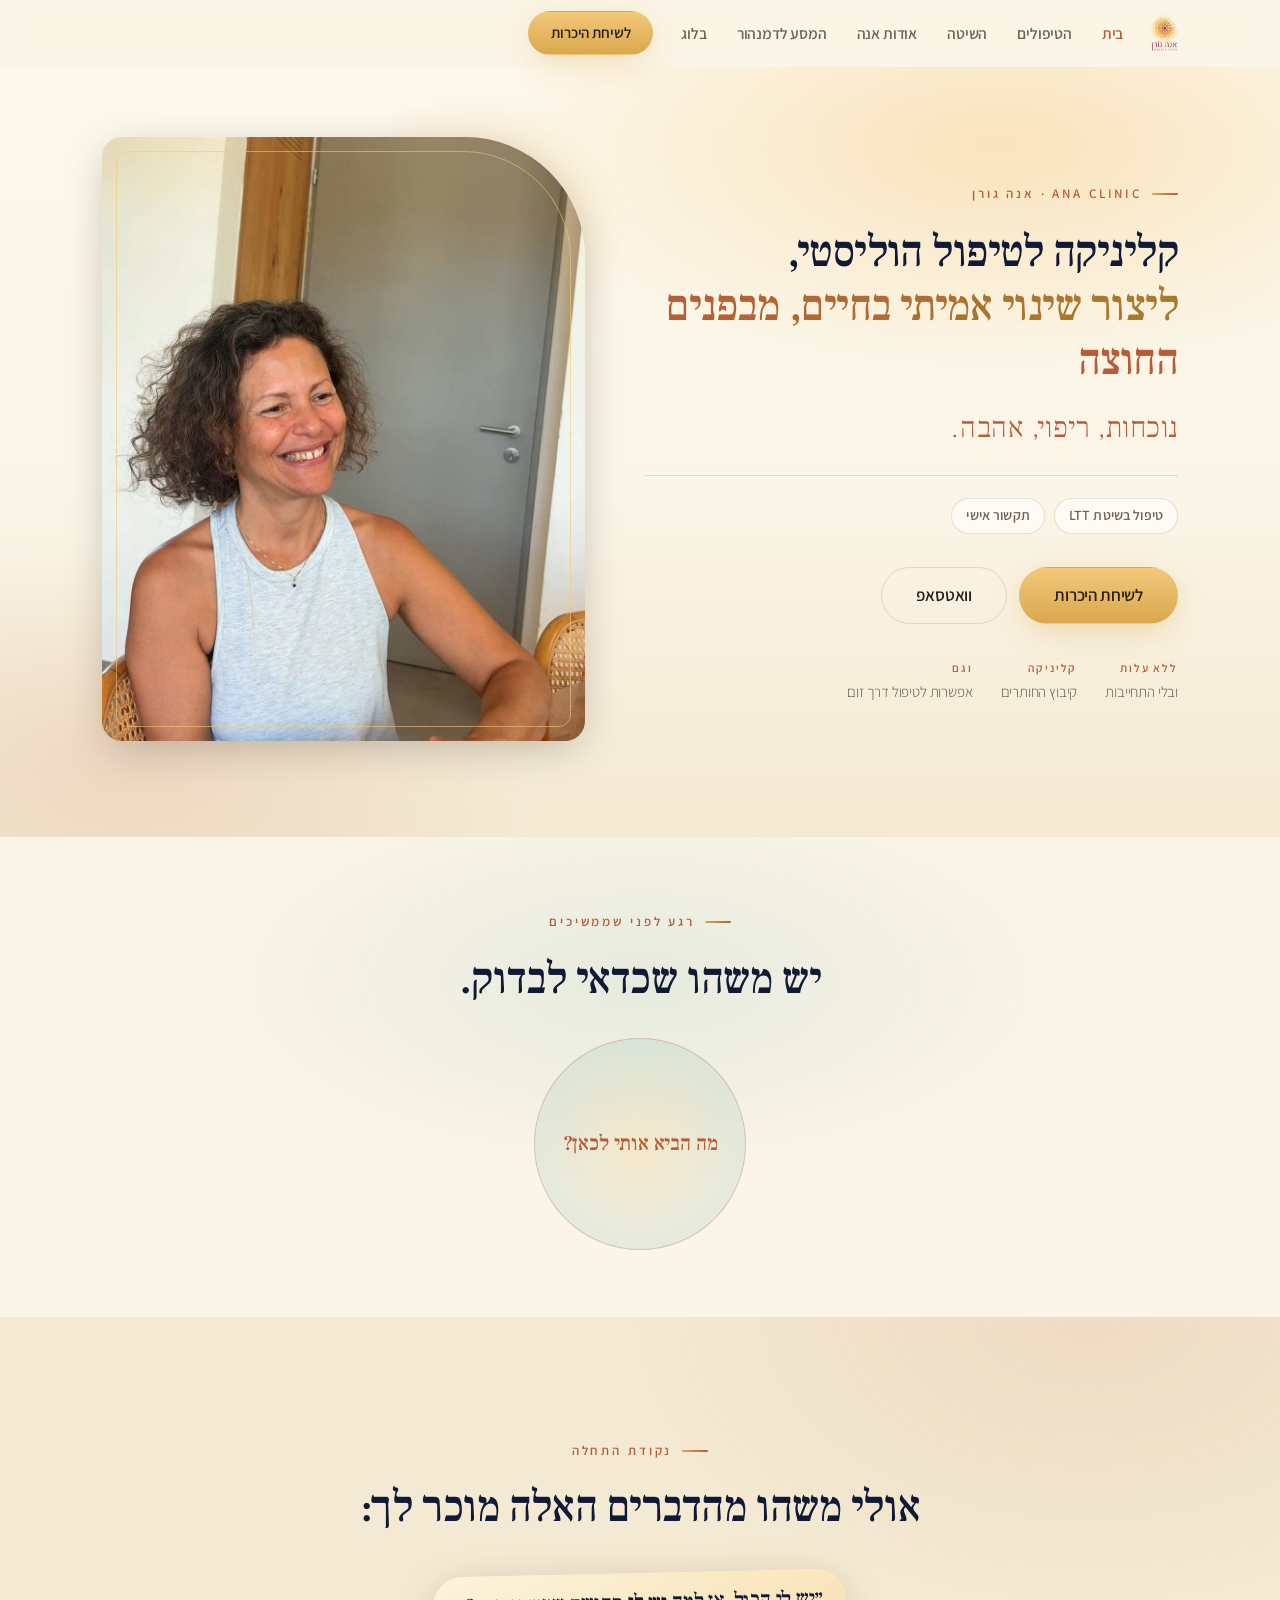
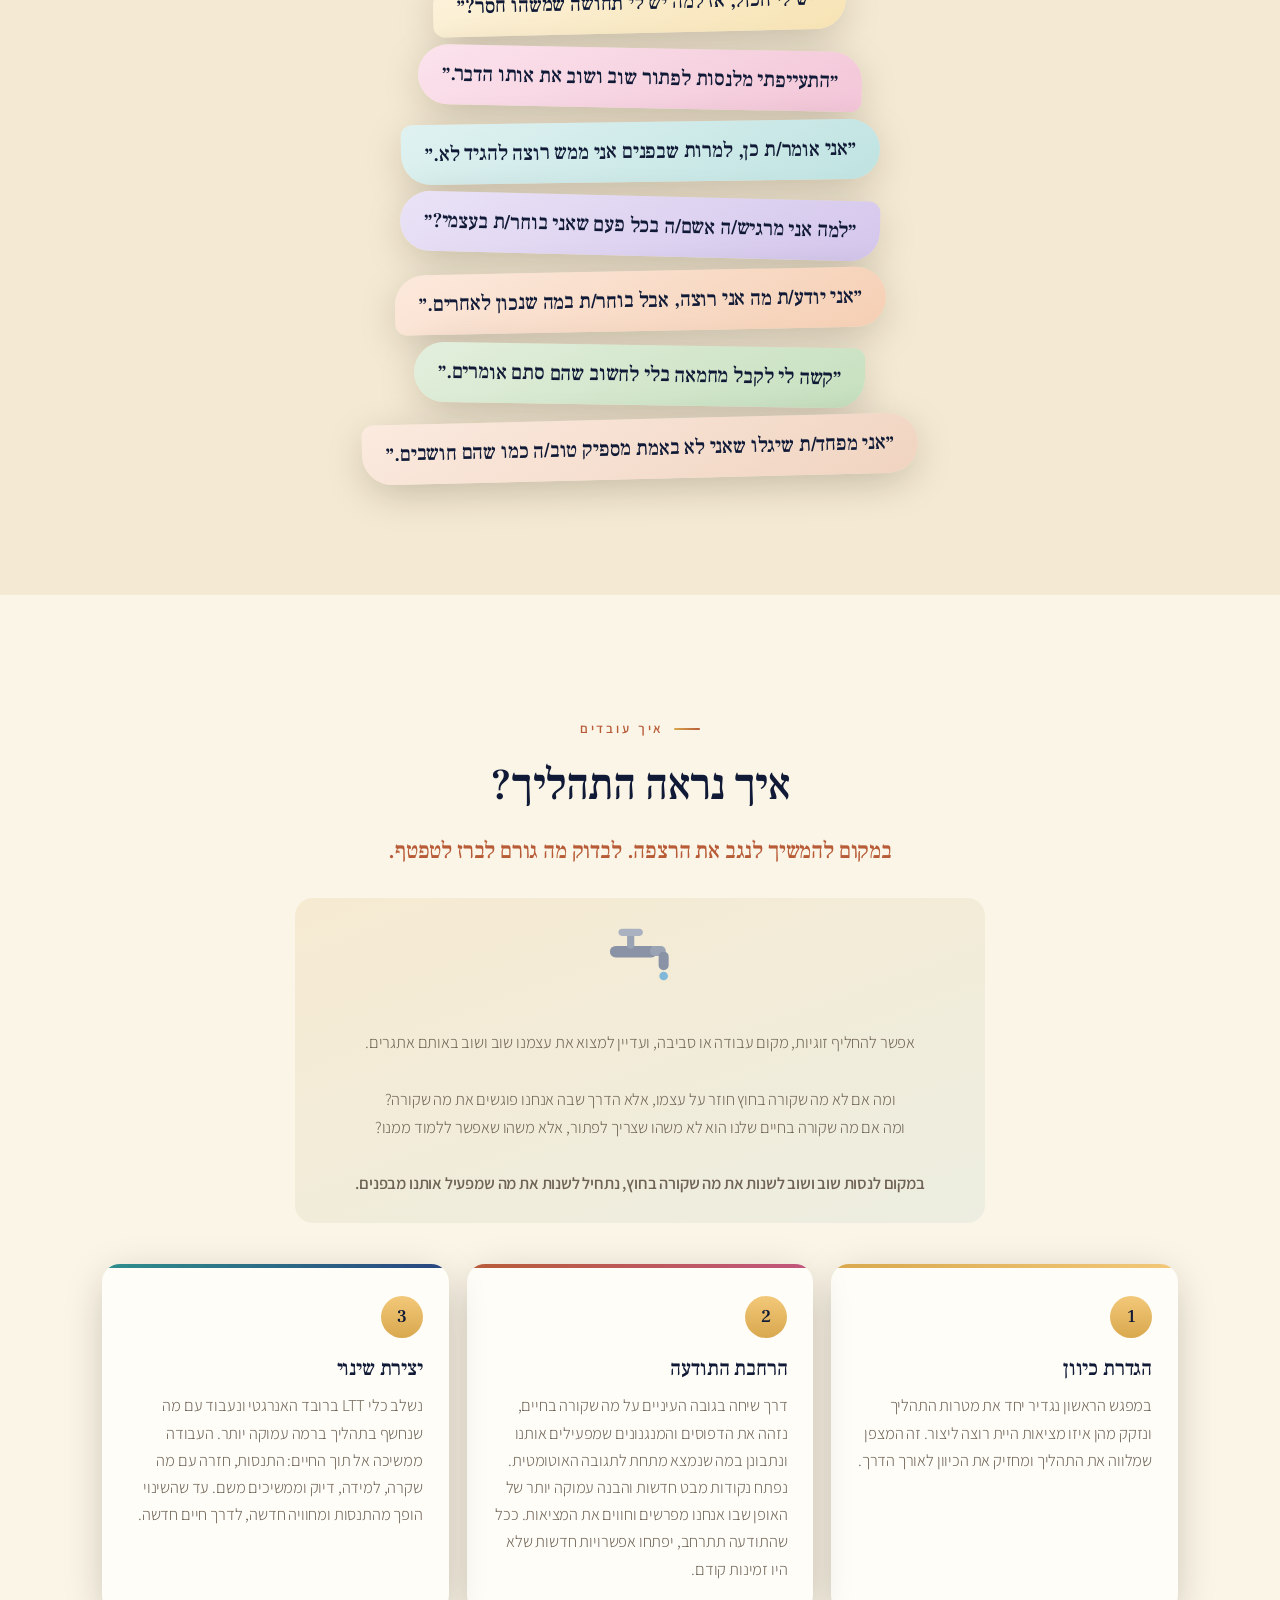
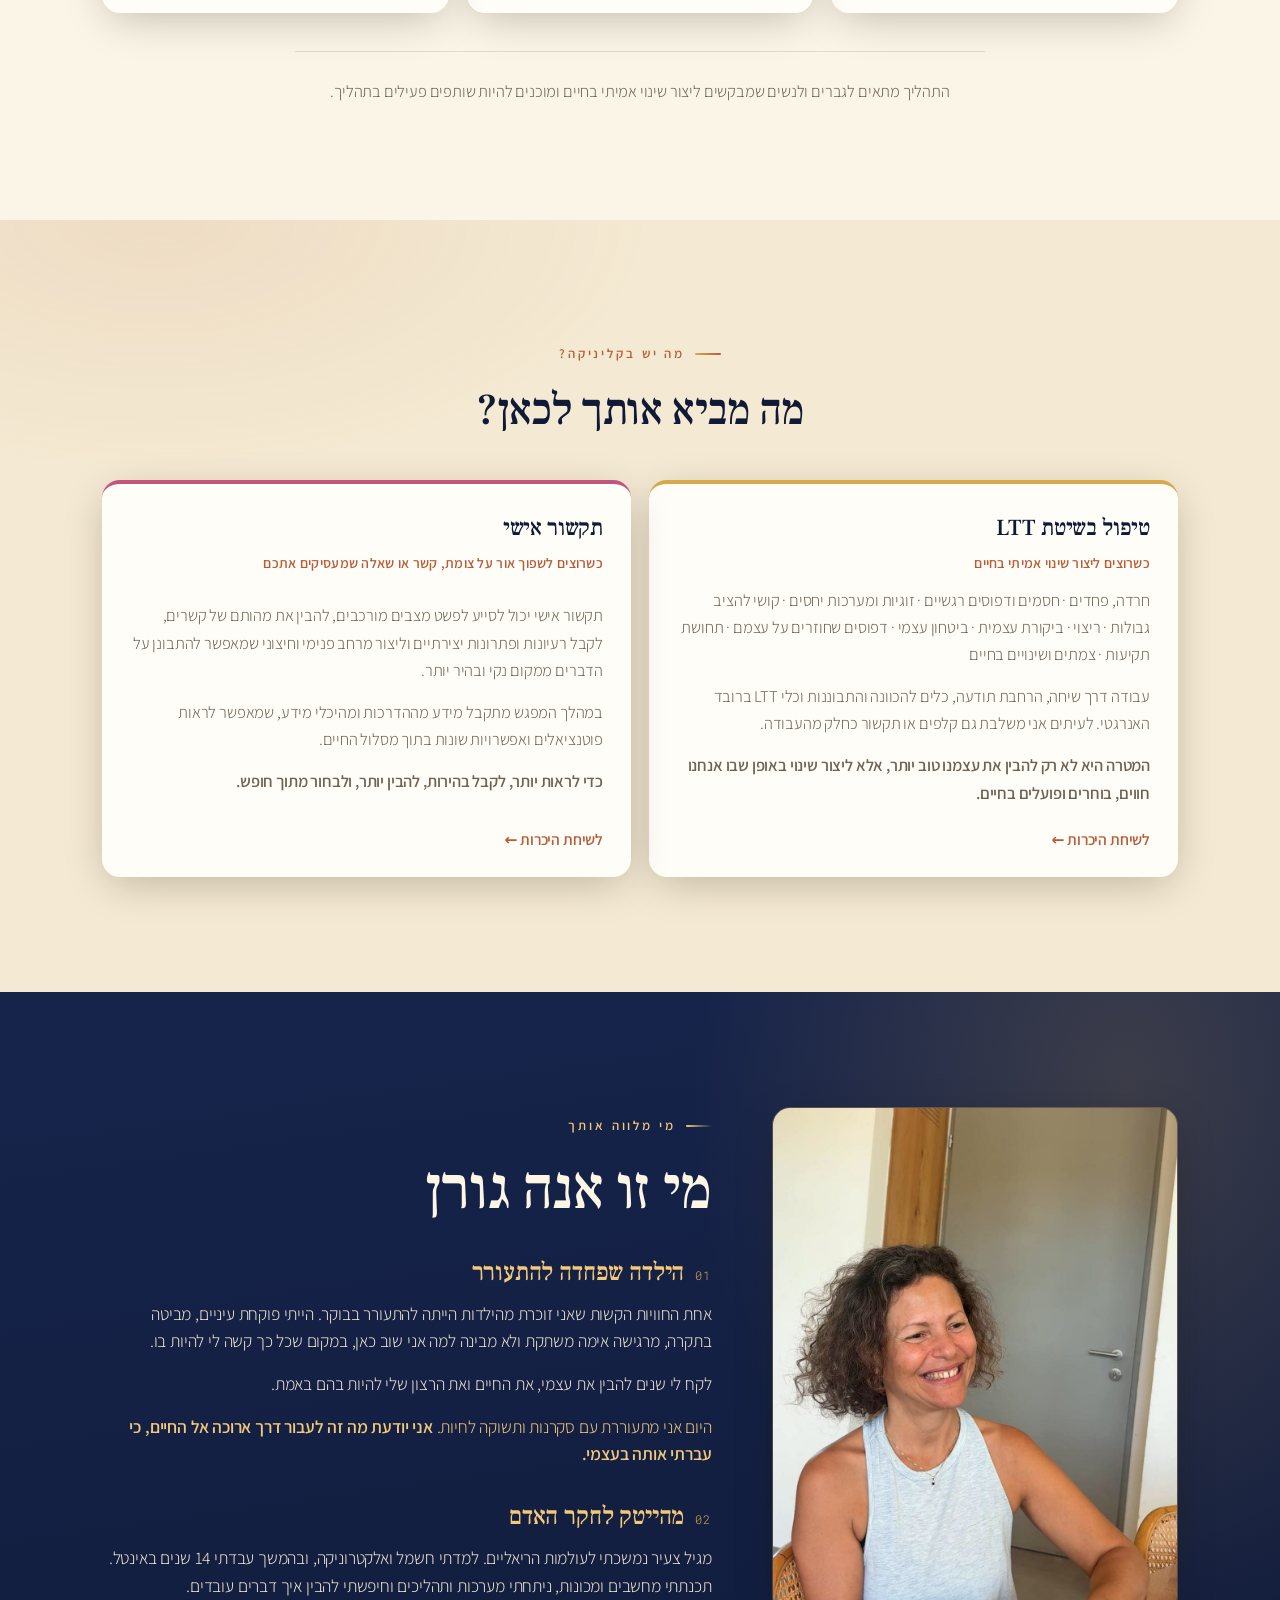
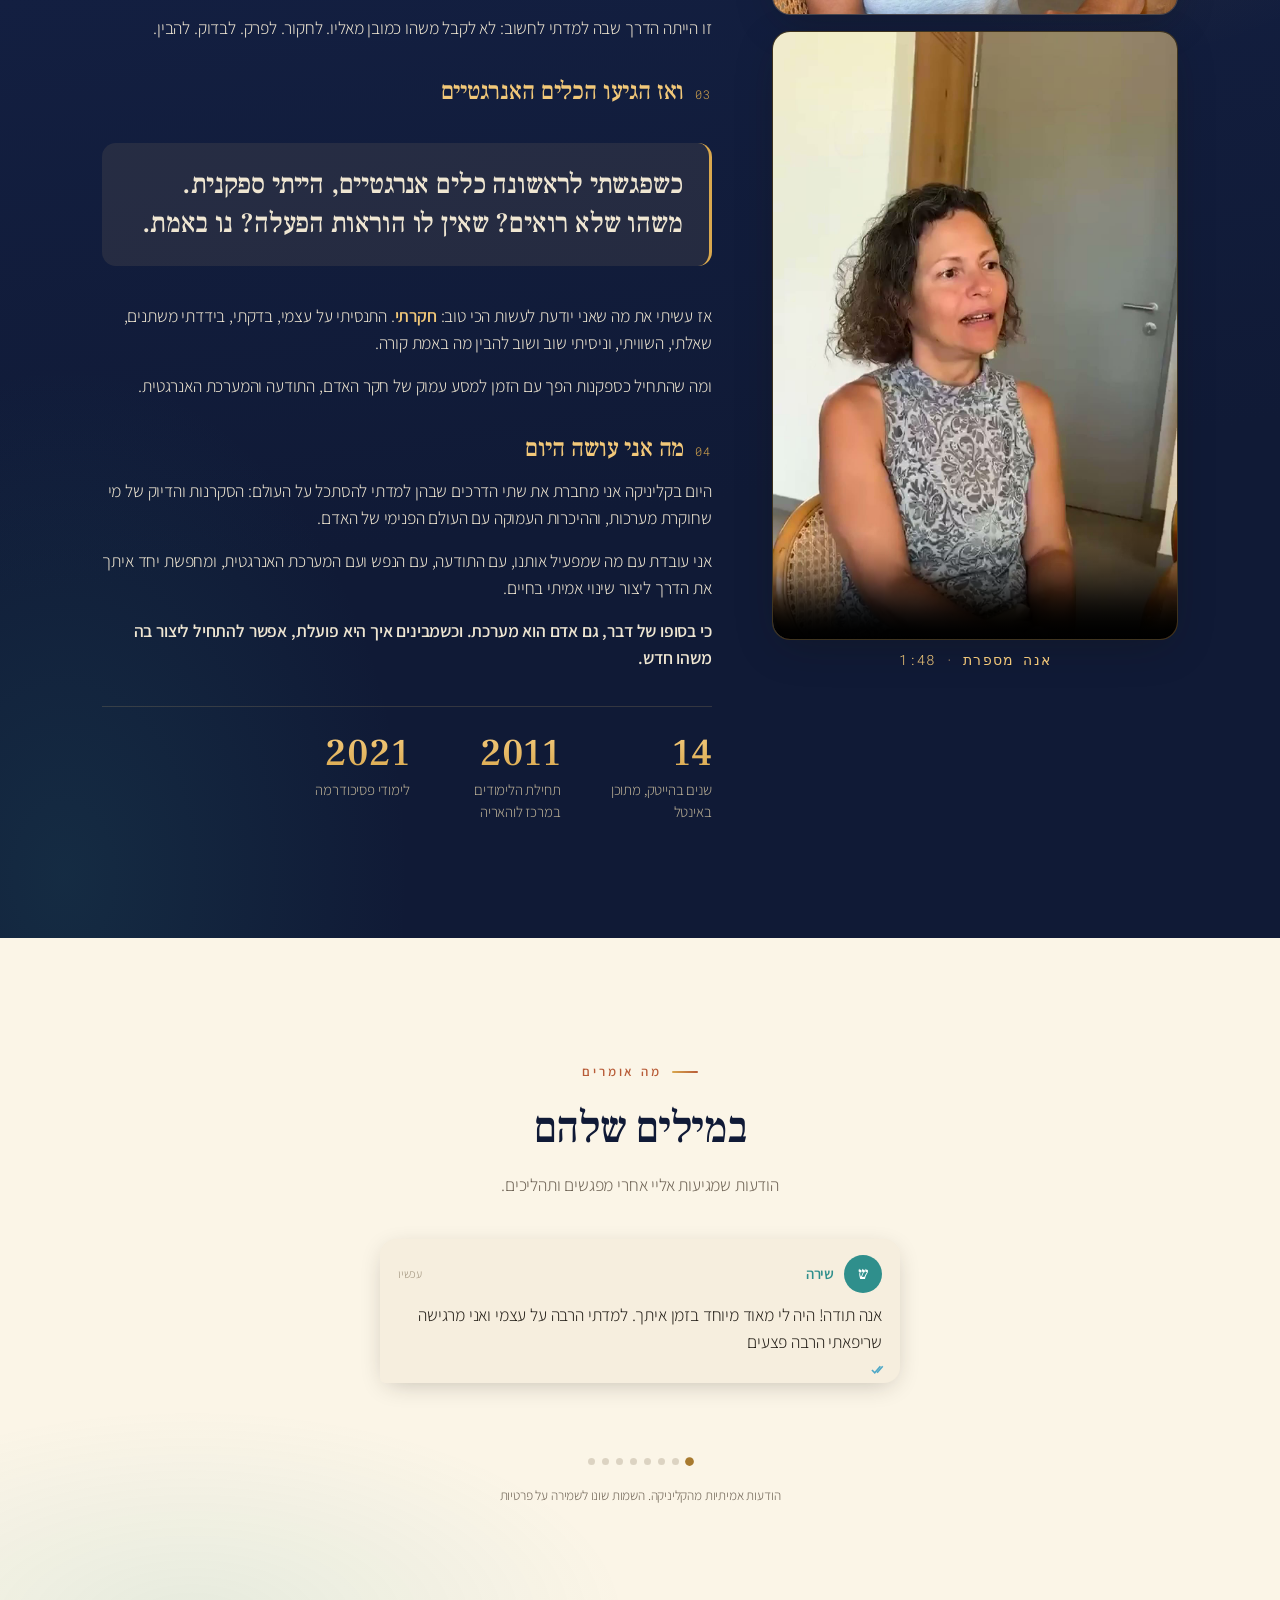
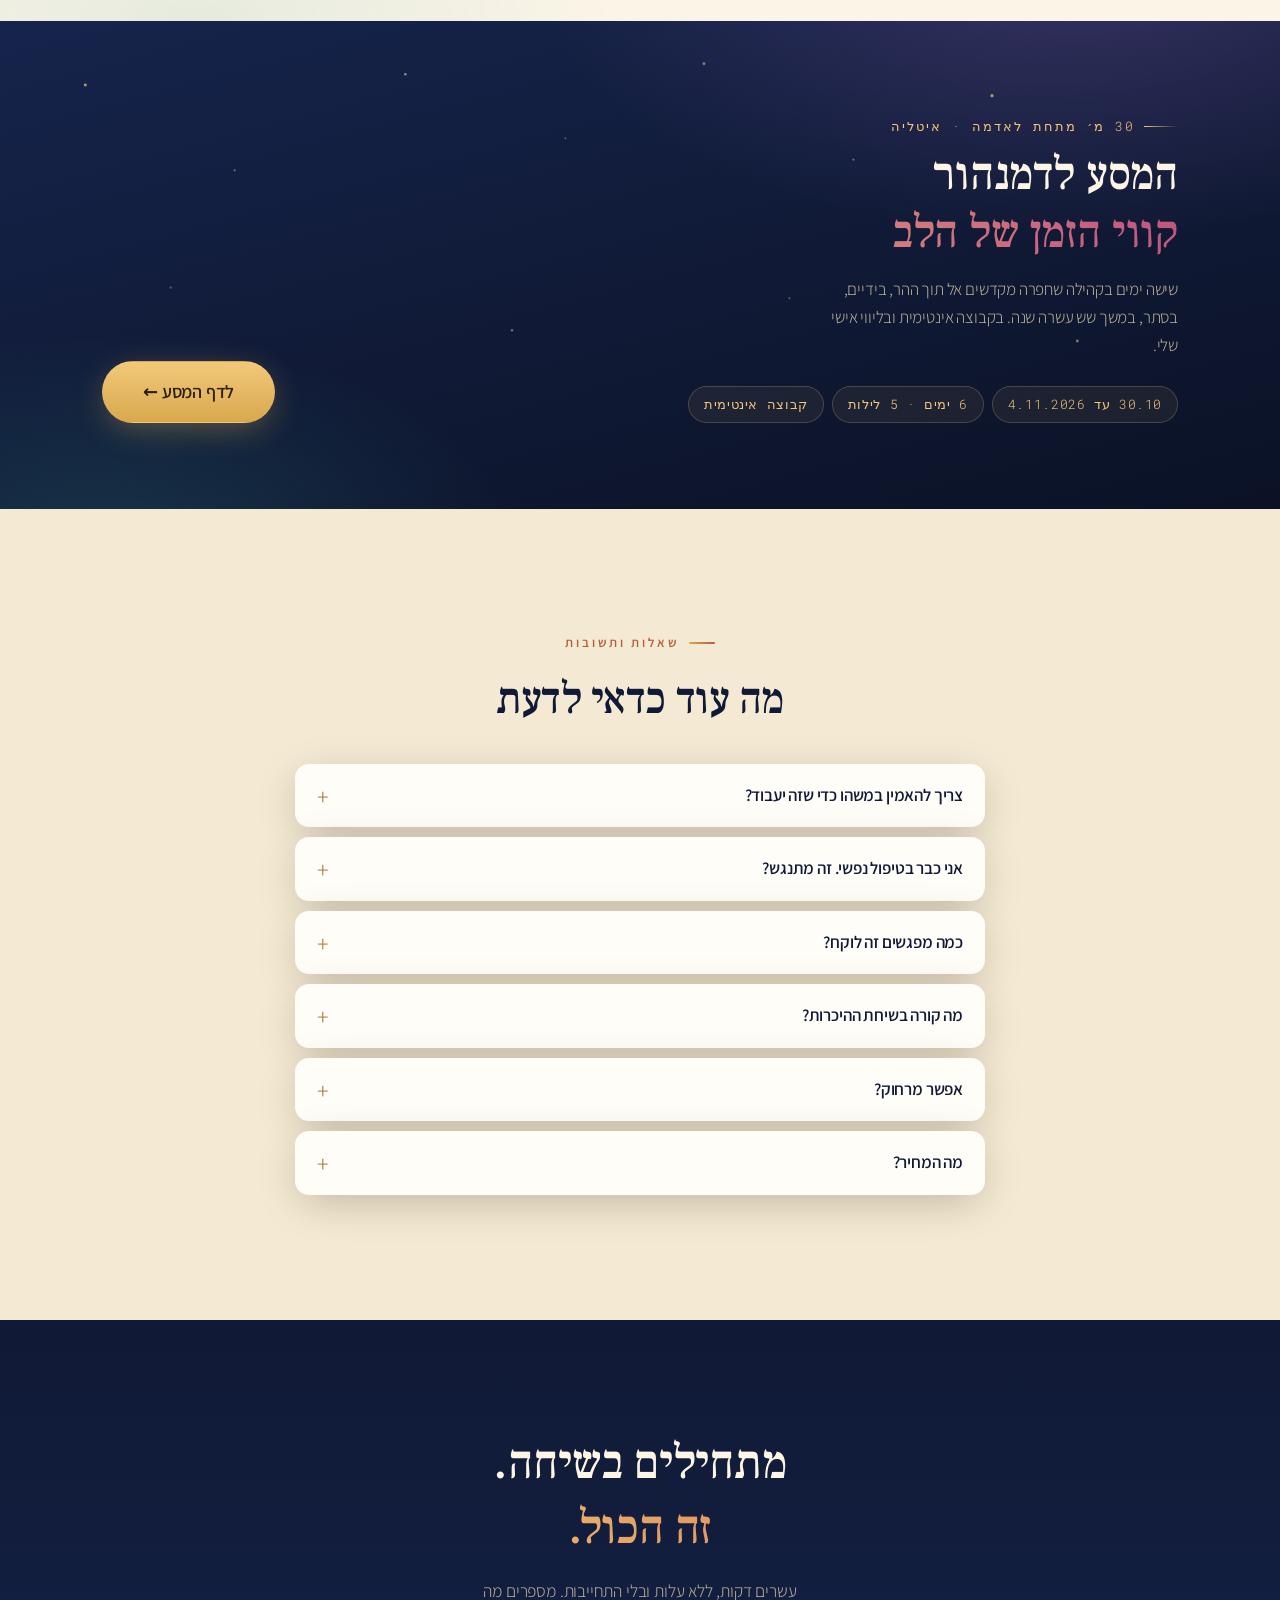
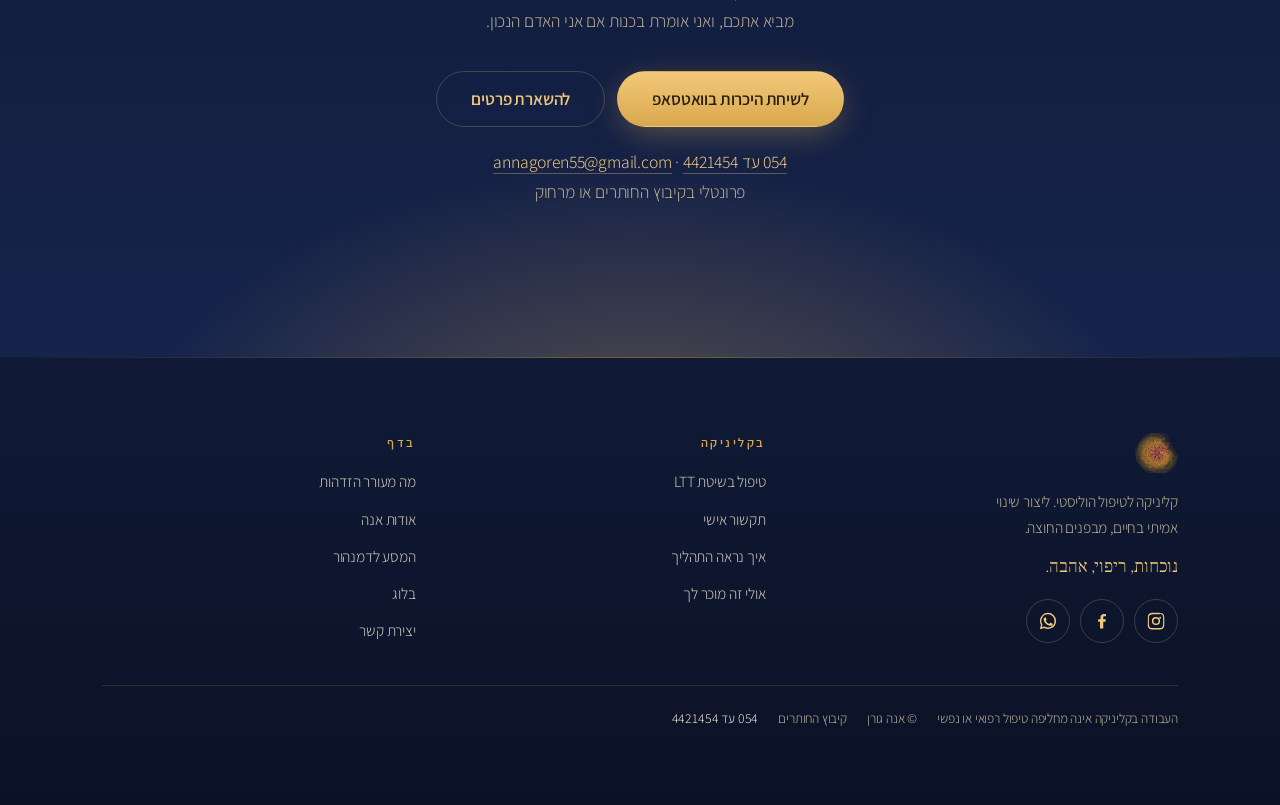
<file: index.html>
<!DOCTYPE html>
<html lang="he" dir="rtl">
<head>
<meta charset="UTF-8">
<meta name="viewport" content="width=device-width, initial-scale=1, viewport-fit=cover">
<title>Ana Clinic · אנה גורן, קליניקה לטיפול הוליסטי וליווי מעמיק</title>
<meta name="description" content="קליניקה לטיפול הוליסטי. ליצור שינוי אמיתי בחיים, מבפנים החוצה. טיפול בשיטת LTT ותקשור אישי. קיבוץ החותרים ואפשרות לטיפול דרך זום.">
<meta property="og:title" content="Ana Clinic · אנה גורן">
<meta property="og:description" content="נוכחות, ריפוי, אהבה.">
<meta property="og:type" content="website">
<link rel="preconnect" href="https://fonts.googleapis.com">
<link rel="preconnect" href="https://fonts.gstatic.com" crossorigin>
<link href="https://fonts.googleapis.com/css2?family=Assistant:wght@300;600&family=Frank+Ruhl+Libre:wght@300;500&family=Roboto+Mono:wght@300&display=swap" rel="stylesheet">
<link rel="stylesheet" href="assets/base.css">
<style>
/* ==========================================================================
   דף הבית v4
   שינוי מנחה: קודם התסמין, אחר כך המונח. שום מונח מקצועי לא מופיע
   לפני שהקוראים הזדהו עם משהו שהם מרגישים.
   ========================================================================== */

/* ---------------------------------------------------------------- הירו -- */
.hero{
  position:relative; overflow:hidden;
  background:
    radial-gradient(58% 44% at 78% 10%, rgba(242,200,121,.42), transparent 68%),
    radial-gradient(46% 40% at 10% 90%, rgba(184,92,56,.14), transparent 70%),
    linear-gradient(180deg, #FDF8EC 0%, var(--cream) 55%, var(--cream-2) 100%);
  padding-block:clamp(36px,5.5vw,72px) clamp(50px,7.5vw,96px);
}
.hero__arcs{
  position:absolute; inset-block-start:-6%; inset-inline-start:50%;
  transform:translateX(-50%);
  width:min(1250px,158vw); aspect-ratio:2/1; pointer-events:none; opacity:.42;
}
.hero__grid{ position:relative; z-index:2; display:grid; gap:36px; align-items:center }
@media (min-width:900px){ .hero__grid{ grid-template-columns:1.05fr .95fr; gap:60px } }

/* H1 = המשפט המיתוגי. תת־כותרת = נוכחות, ריפוי, אהבה. ואז השירותים */
.hero h1{
  font-family:var(--serif); font-weight:500;
  font-size:clamp(27px,5.4vw,44px); line-height:1.22; letter-spacing:-.012em;
  color:var(--night); margin-block:.5em .5em;
  text-wrap:balance;
}
.hero h1 b{
  font-weight:500;
  background:linear-gradient(95deg, var(--terra) 15%, var(--gold-deep) 85%);
  -webkit-background-clip:text; background-clip:text; color:transparent;
}
.hero__mantra{
  font-family:var(--serif); font-weight:300;
  font-size:clamp(20px,3.8vw,29px); line-height:1.35; color:var(--terra);
  letter-spacing:.02em;
}
.hero__svc{
  margin-top:1.5em; padding-top:1.3em; border-top:1px solid var(--hair-c);
  display:flex; flex-wrap:wrap; gap:7px 9px;
}
.hero__svc span{
  font-size:14px; font-weight:600; letter-spacing:.01em;
  color:var(--ink-2); background:rgba(255,253,248,.75);
  border:1px solid var(--hair-c); border-radius:980px; padding:6px 14px;
}
.hero__cta{ margin-top:1.9em }
.hero__meta{
  margin-top:2em; display:flex; flex-wrap:wrap; gap:9px 28px;
}
.hero__meta div{ font-size:15px; color:var(--ink-2) }
.hero__meta b{
  display:block; font-size:11.5px; font-weight:600; letter-spacing:.16em;
  text-transform:uppercase; color:var(--terra); margin-bottom:3px;
}

.hero__fig{ position:relative }
.hero__halo{
  position:absolute; inset:-8% -8% auto auto; width:62%; aspect-ratio:1;
  border-radius:50%; pointer-events:none;
  background:radial-gradient(circle, rgba(242,200,121,.5), transparent 70%);
  filter:blur(6px);
}
.hero__fig img{
  position:relative; z-index:2;
  width:100%; aspect-ratio:4/5; object-fit:cover; object-position:44% 30%;
  border-radius:20px 120px 20px 20px;
  box-shadow:var(--shadow);
}
.hero__fig::after{
  content:''; position:absolute; z-index:3; inset:14px;
  border:1px solid rgba(242,200,121,.6);
  border-radius:12px 108px 12px 12px; pointer-events:none;
}
.hero__aura{ display:none }
.hero__scroll{ display:none }
@keyframes auraDrift{ from{ transform:translate(0,0) scale(1) } to{ transform:translate(26px,-20px) scale(1.14) } }
@keyframes twinkle{ 0%,100%{ opacity:.15; transform:scale(.75) } 50%{ opacity:.95; transform:scale(1.2) } }
@keyframes archBreathe{ 0%,100%{ transform:scale(1); opacity:.65 } 50%{ transform:scale(1.02); opacity:1 } }
@keyframes cueFloat{ 0%,100%{ transform:translate(-50%,0) } 50%{ transform:translate(-50%,7px) } }
@media (max-width:900px){
  /* ההירו: פורטרט בקשת שער, רקע חי, רמז גלילה */
  .hero{
    min-height:calc(100svh - 66px);
    display:flex; flex-direction:column;
    padding-block:8px 56px; overflow:hidden;
  }
  .hero__arcs{ display:none }
  .hero__aura{ display:block; position:absolute; inset:0; z-index:0; pointer-events:none }
  .hero__aura .au{ position:absolute; border-radius:50%; filter:blur(36px); opacity:.55 }
  .au1{ width:270px; height:270px; left:-70px; top:-40px;
    background:radial-gradient(circle, rgba(242,200,121,.55), rgba(242,200,121,0) 70%);
    animation:auraDrift 16s ease-in-out infinite alternate }
  .au2{ width:230px; height:230px; right:-80px; top:170px;
    background:radial-gradient(circle, rgba(96,168,162,.35), rgba(96,168,162,0) 70%);
    animation:auraDrift 21s ease-in-out infinite alternate-reverse }
  .au3{ width:260px; height:260px; left:30%; bottom:-90px;
    background:radial-gradient(circle, rgba(206,124,104,.32), rgba(206,124,104,0) 70%);
    animation:auraDrift 26s ease-in-out infinite alternate }
  .hero__aura .sp{ position:absolute; font-style:normal; color:var(--gold);
    animation:twinkle 4.4s ease-in-out infinite }
  .sp1{ top:15%; left:11%; font-size:13px; animation-delay:.4s }
  .sp2{ top:8%; right:13%; font-size:10px; animation-delay:1.6s }
  .sp3{ top:43%; right:6%; font-size:12px; animation-delay:2.8s }

  .hero__grid{ display:flex; flex-direction:column; position:relative; z-index:2; margin-block:auto }
  .hero__grid > .rev{ text-align:center }

  /* פורטרט בקשת: שער */
  .hero__fig{ order:-1; display:block; position:relative; inset:auto; transform:none;
    width:min(55vw,212px); margin:12px auto 16px }
  .hero__halo{ display:none }
  .hero__fig img{ display:block; width:100%; aspect-ratio:4/4.9; object-fit:cover; object-position:50% 18%;
    border-radius:50% 50% 8% 8% / 41% 41% 6% 6%;
    box-shadow:0 22px 44px -24px rgba(26,18,8,.38) }
  .hero__fig::before{ content:''; position:absolute; inset:-9px;
    border:1.5px solid rgba(217,168,78,.6);
    border-radius:50% 50% 9% 9% / 41% 41% 7% 7%;
    animation:archBreathe 5.2s ease-in-out infinite }
  .hero__fig::after{ content:''; position:absolute; inset:0; pointer-events:none;
    border-radius:50% 50% 8% 8% / 41% 41% 6% 6%;
    background:linear-gradient(180deg, rgba(251,245,231,0) 80%, rgba(251,245,231,.45)) }

  .hero h1{ font-size:clamp(23px,6vw,28px); line-height:1.25; margin-block:.3em .28em }
  .hero__mantra{ font-size:clamp(17px,4.6vw,21px) }
  .hero__svc{ justify-content:center; border-top:0; padding-top:0; margin-top:.8em }
  .hero__svc span{ background:rgba(255,253,248,.92); box-shadow:0 2px 10px -4px rgba(26,18,8,.25) }
  .hero__cta{ margin-top:1.05em }
  .hero__cta .btn--gold{ width:100%; min-height:52px; font-size:17px }
  .hero__cta .btn--line{ width:100%; min-height:44px; background:rgba(255,253,248,.8) }
  .hero__meta{ margin-top:.85em; justify-content:center; gap:4px 12px; padding-top:0; border-top:0 }
  .hero__meta div{ font-size:12.5px }
  .hero__meta b{ display:inline; margin-inline-end:4px }

  .hero__scroll{ display:flex; position:absolute; left:50%; bottom:10px; transform:translateX(-50%); z-index:3;
    width:38px; height:38px; border-radius:50%; align-items:center; justify-content:center;
    border:1px solid rgba(217,168,78,.55); color:var(--terra);
    background:rgba(255,253,248,.65);
    animation:cueFloat 2.6s ease-in-out infinite }
}
@media (prefers-reduced-motion:reduce){
  .hero__aura .au, .hero__aura .sp, .hero__scroll, .hero__fig::before{ animation:none }
}

/* ---------------------------------------------------- נשימה · v3 port -- */
.breathe{
  background:
    radial-gradient(50% 60% at 50% 30%, rgba(47,143,140,.1), transparent 70%),
    var(--cream);
  text-align:center;
}
.breathe__btn{
  position:relative; width:min(212px,58vw); aspect-ratio:1; margin:1.9em auto 0;
  border-radius:50%; display:grid; place-items:center;
  background:radial-gradient(circle, rgba(242,200,121,.24), rgba(47,143,140,.1) 70%);
  border:1px solid rgba(184,92,56,.28);
  transition:transform 4s cubic-bezier(.4,0,.5,1), box-shadow 4s ease;
}
.breathe__btn[data-phase="in"]{ transform:scale(1.16); box-shadow:0 0 60px -6px rgba(242,200,121,.6) }
.breathe__btn[data-phase="hold"]{ transform:scale(1.16) }
.breathe__btn[data-phase="out"]{ transform:scale(1); box-shadow:0 0 20px -8px rgba(242,200,121,.3) }
@media (prefers-reduced-motion: no-preference){
  .breathe__btn{ animation:curioPulse 4.5s ease-in-out infinite }
}
@keyframes curioPulse{ 0%,100%{ transform:scale(1); box-shadow:0 0 20px -8px rgba(242,200,121,.3) }
  50%{ transform:scale(1.06); box-shadow:0 0 55px -6px rgba(242,200,121,.55) } }
.breathe__btn span{
  font-family:var(--serif); font-weight:500; font-size:21px; color:var(--terra);
  pointer-events:none;
}
.breathe__hint{ margin-top:1.3em; font-size:14.5px; color:var(--ink-2) }

/* ------------------------------------------------------- הזדהות ------- */
.ident{
  background:
    radial-gradient(55% 50% at 85% 0%, rgba(184,92,56,.1), transparent 65%),
    var(--cream-2);
}
.ident__list{ display:grid; gap:12px; margin-top:2.3em; max-width:var(--read); margin-inline:auto }
.ident__row{
  background:var(--white); border-radius:16px; box-shadow:var(--shadow);
  border-inline-start:4px solid transparent; overflow:hidden;
}
.ident__row:nth-child(1){ border-inline-start-color:var(--gold) }
.ident__row:nth-child(2){ border-inline-start-color:var(--v-rose) }
.ident__row:nth-child(3){ border-inline-start-color:var(--v-teal) }
.ident__row:nth-child(4){ border-inline-start-color:var(--v-violet) }
.ident__row:nth-child(5){ border-inline-start-color:var(--terra) }
.ident__row summary{
  list-style:none; cursor:pointer; padding:20px 22px; min-height:52px;
  display:flex; align-items:center; gap:14px;
  font-family:var(--serif); font-weight:500;
  font-size:clamp(17.5px,3.4vw,22px); line-height:1.4; color:var(--night);
}
.ident__row summary::-webkit-details-marker{ display:none }
.ident__row summary::after{
  content:'+'; margin-inline-start:auto; flex-shrink:0;
  color:var(--gold-deep); font-size:25px; font-weight:300; line-height:1;
  transition:transform var(--d-base) var(--e-out);
}
.ident__row[open] summary::after{ transform:rotate(45deg) }
.ident__body{ padding:0 22px 22px }
.ident__body p{ font-size:16.5px; line-height:1.7; color:var(--ink-2) }
.ident__body p + p{ margin-top:.8em }
.ident__t{
  display:inline-flex; align-items:center; gap:8px;
  font-size:12.5px; font-weight:600; letter-spacing:.1em;
  color:var(--gold-deep); margin-top:1.2em;
}
.ident__t::before{ content:''; width:18px; height:2px; border-radius:2px; background:var(--gold) }
.ident__body .ident__t:first-child{ margin-top:.2em }
.ident__name{
  display:inline-block; margin-top:1.1em;
  font-size:13.5px; font-weight:600; letter-spacing:.14em;
  color:var(--terra); background:rgba(184,92,56,.09);
  border-radius:980px; padding:6px 14px;
}
.ident__cloud{
  display:flex; flex-wrap:wrap; justify-content:center; gap:14px 12px;
  max-width:820px; margin:2.3em auto 0;
}
.idb{
  display:inline-flex; align-items:center; text-align:center;
  padding:16px 24px; border-radius:32px;
  font-family:var(--serif); font-weight:500;
  font-size:clamp(17px,3.6vw,21px); line-height:1.35; color:var(--night);
  box-shadow:var(--shadow);
  transition:transform var(--d-base) var(--e-out);
}
.idb:hover{ transform:translateY(-3px) rotate(0deg) scale(1.02) }
.idb--1{ background:linear-gradient(150deg,#FDF3DC,#F7E3B4); transform:rotate(-1.3deg); border-radius:32px 32px 32px 12px }
.idb--2{ background:linear-gradient(150deg,#FBE3EC,#F3C6D8); transform:rotate(1.1deg);  border-radius:32px 32px 12px 32px }
.idb--3{ background:linear-gradient(150deg,#DFF2F1,#BFE3E1); transform:rotate(-0.8deg); border-radius:12px 32px 32px 32px }
.idb--4{ background:linear-gradient(150deg,#EAE3F6,#D4C6EC); transform:rotate(1.4deg);  border-radius:32px 12px 32px 32px }
.idb--6{ background:linear-gradient(150deg,#E3EFDD,#C6E0BE); transform:rotate(.9deg);  border-radius:32px 12px 32px 32px }
.idb--7{ background:linear-gradient(150deg,#FBEadf,#F0D4C0); transform:rotate(-1.4deg); border-radius:12px 32px 32px 32px }
.idb--5{ background:linear-gradient(150deg,#FCE9DC,#F5CFB4); transform:rotate(-1.1deg); border-radius:32px 32px 32px 12px }
@media (prefers-reduced-motion: no-preference){
  .idb{ animation:idbFloat 6s ease-in-out infinite }
  .idb--2{ animation-delay:1.2s } .idb--3{ animation-delay:2.4s }
  .idb--4{ animation-delay:3.6s } .idb--6{ background:linear-gradient(150deg,#E3EFDD,#C6E0BE); transform:rotate(.9deg);  border-radius:32px 12px 32px 32px }
.idb--7{ background:linear-gradient(150deg,#FBEadf,#F0D4C0); transform:rotate(-1.4deg); border-radius:12px 32px 32px 32px }
.idb--5{ animation-delay:4.8s }
}
@keyframes idbFloat{ 0%,100%{ translate:0 0 } 50%{ translate:0 -5px } }
.ident__after{
  text-align:center; margin-top:2.4em;
  font-family:var(--serif); font-weight:500;
  font-size:clamp(20px,3.9vw,29px); color:var(--terra);
}

/* --------------------------------------------------------------- שיטה -- */
.how{ background:var(--cream) }
.faucet{ display:flex; justify-content:center; margin-bottom:10px }
@media (prefers-reduced-motion: no-preference){
  .faucet__body{ transform-origin:50% 30%; animation:fPulse 2.6s ease-in-out infinite }
  .faucet__drop{ animation:fDrop 2.6s cubic-bezier(.45,.05,.8,.5) infinite }
  .faucet__splash{ opacity:0; animation:fSplash 2.6s ease-out infinite }
}
@keyframes fPulse{ 0%,100%{ transform:scale(1) } 12%{ transform:scale(1.045) } 24%{ transform:scale(1) } }
@keyframes fDrop{ 0%,14%{ transform:translateY(0); opacity:0 } 20%{ opacity:1 }
                  62%{ transform:translateY(44px); opacity:1 } 66%,100%{ transform:translateY(44px); opacity:0 } }
@keyframes fSplash{ 0%,60%{ opacity:0; transform:scale(.4) } 68%{ opacity:.9; transform:scale(1) }
                    88%,100%{ opacity:0; transform:scale(1.5) } }
.how__bridge{
  max-width:var(--read); margin-inline:auto; text-align:center;
  padding:26px 26px; border-radius:18px; margin-top:1.6em;
  background:linear-gradient(160deg, rgba(217,168,78,.14), rgba(47,143,140,.07));
}
.how__bridge b{
  display:block; font-family:var(--serif); font-weight:500;
  font-size:clamp(19px,3.6vw,26px); line-height:1.35; color:var(--night); margin-bottom:.5em;
}
.how__bridge span{ font-size:16.5px; line-height:1.65; color:var(--ink-2) }

.steps{ display:grid; gap:18px; margin-top:2.3em }
@media (min-width:780px){ .steps{ grid-template-columns:repeat(3,1fr) } }
.step{
  position:relative; background:var(--white);
  border-radius:18px; padding:32px 26px 30px;
  box-shadow:var(--shadow); overflow:hidden;
}
.step::before{ content:''; position:absolute; inset-inline:0; inset-block-start:0; height:4px }
.step:nth-child(1)::before{ background:linear-gradient(90deg, var(--gold), var(--gold-hi)) }
.step:nth-child(2)::before{ background:linear-gradient(90deg, var(--terra), var(--v-rose)) }
.step:nth-child(3)::before{ background:linear-gradient(90deg, var(--v-teal), var(--indigo)) }
.step__n{
  display:inline-grid; place-items:center;
  width:42px; height:42px; border-radius:50%;
  font-family:var(--serif); font-weight:500; font-size:18px;
  color:var(--night); background:linear-gradient(180deg, var(--gold-hi), var(--gold));
  margin-bottom:1em;
}
.step h3{ font-family:var(--serif); font-weight:500; font-size:21px; line-height:1.25; margin-bottom:.5em; color:var(--night) }
.step p{ font-size:16.5px; line-height:1.65; color:var(--ink-2) }
.how__hold{
  max-width:var(--read); margin:2.3em auto 0; text-align:center;
  font-size:16.5px; line-height:1.7; color:var(--ink-2);
  padding-top:1.5em; border-top:1px solid var(--hair-c);
}
.how__hold b{ color:var(--night); font-weight:600 }

/* ------------------------------------------------------------- שירותים - */
.svcwrap{
  background:
    radial-gradient(60% 50% at 12% 0%, rgba(184,92,56,.09), transparent 65%),
    var(--cream-2);
}
.svc{ display:grid; gap:18px; margin-top:2.5em }
@media (min-width:640px){ .svc{ grid-template-columns:repeat(2,1fr) } }
.svc__card{
  position:relative; display:flex; flex-direction:column;
  padding:30px 28px 26px; border-radius:18px;
  background:var(--white); box-shadow:var(--shadow);
  border-top:4px solid transparent;
  transition:transform var(--d-base) var(--e-out), box-shadow var(--d-base) var(--e-out);
}
.svc__card:nth-child(1){ border-top-color:var(--gold) }
.svc__card:nth-child(2){ border-top-color:var(--v-rose) }
.svc__card:nth-child(3){ border-top-color:var(--v-teal) }
.svc__card:nth-child(4){ border-top-color:var(--v-violet) }
.svc__card:hover{ transform:translateY(-5px); box-shadow:0 20px 54px -12px rgba(26,18,8,.3) }
.svc__card h3{ font-family:var(--serif); font-weight:500; font-size:23px; line-height:1.22; margin-bottom:.45em; color:var(--night) }
.svc__card .for{ font-size:14px; font-weight:600; letter-spacing:.02em; color:var(--terra); margin-bottom:.8em }
.svc__card p{ font-size:16.5px; line-height:1.65; color:var(--ink-2); flex:1 }
.svc__card .more{ margin-top:1.3em; font-size:15.5px; color:var(--terra); font-weight:600 }
.svc__deep{ margin-top:1em }
.svc__deep summary{
  list-style:none; cursor:pointer; display:inline-flex; align-items:center;
  font-size:14.5px; font-weight:600; color:var(--ink-2);
  border:1px solid var(--hair-c); border-radius:980px; padding:7px 15px;
  min-height:38px; transition:color var(--d-base) var(--e-out), border-color var(--d-base) var(--e-out);
}
.svc__deep summary::-webkit-details-marker{ display:none }
.svc__deep summary:hover{ color:var(--night); border-color:rgba(184,92,56,.4) }
.svc__deep[open] summary{ color:var(--terra); border-color:rgba(184,92,56,.4) }
.svc__deep ul{ list-style:none; margin-top:12px; display:flex; flex-direction:column; gap:9px }
.svc__deep li{
  position:relative; padding-inline-start:20px;
  font-size:15px; line-height:1.6; color:var(--ink-2);
}
.svc__deep li::before{
  content:''; position:absolute; inset-inline-start:0; inset-block-start:10px;
  width:6px; height:6px; border-radius:50%; background:var(--gold);
}

/* --------------------------------------------------------------- אנה --- */
.story{
  position:relative; overflow:hidden; color:var(--pale);
  background:
    radial-gradient(55% 60% at 88% 6%, rgba(217,168,78,.2), transparent 62%),
    radial-gradient(45% 55% at 5% 96%, rgba(47,143,140,.15), transparent 60%),
    linear-gradient(172deg, var(--night-2), var(--night) 70%);
}
.story__grid{ position:relative; z-index:2; display:grid; gap:36px }
@media (min-width:900px){ .story__grid{ grid-template-columns:.8fr 1.2fr; gap:60px } }
.story h2{ color:#FDF6E4 }
.story p{ color:var(--pale) }
.story__side img{
  width:100%; aspect-ratio:4/5; object-fit:cover; object-position:44% 30%;
  border-radius:18px; box-shadow:var(--shadow);
  border:1px solid rgba(242,200,121,.24);
}
/* במובייל: הפורטרט כבר בהירו. אין טעם להציג אותו שוב מעל וידאו
   עם אותה תמונת poster — זה 900px של אותה תמונה, מסך שלם */
@media (max-width:900px){
  .story__side{ order:2; margin-top:.4em }
  .story__side img{ display:none }
  .story__text{ order:1 }
  .vid{ margin-top:0 }
  .vid video{ max-height:min(56svh,540px); width:auto; margin-inline:auto }
}
.vid{ position:relative; margin-top:16px }
.vid video{
  width:100%; height:auto; display:block;
  border-radius:18px; background:#000;
  box-shadow:var(--shadow);
  border:1px solid rgba(242,200,121,.26);
}
.vid__cap{
  margin-top:10px; font-family:var(--mono); font-size:13.5px;
  letter-spacing:.09em; color:var(--gold-hi); text-align:center;
}

/* פרקי הסיפור — כותרת קטנה לכל פרק, כדי שאפשר יהיה לסרוק */
.chap{ margin-top:1.9em }
.chap__h{
  display:flex; align-items:baseline; gap:11px; margin-bottom:.7em;
}
.chap__h i{
  flex-shrink:0; font-style:normal; font-family:var(--mono);
  font-size:12px; letter-spacing:.1em; color:var(--gold);
}
.chap__h b{
  font-family:var(--serif); font-weight:500; font-size:clamp(19px,3.5vw,25px);
  line-height:1.28; color:var(--gold-hi);
}
.story__pull{
  margin-block:1.3em; padding:22px 26px; border-radius:14px;
  background:rgba(242,200,121,.09);
  border-inline-start:3px solid var(--gold);
  font-family:var(--serif); font-weight:500;
  font-size:clamp(20px,3.6vw,28px); line-height:1.4; color:var(--gold-hi);
}
.story__gap{
  margin-top:1em; padding:16px 20px; border-radius:12px;
  border:1px dashed rgba(242,200,121,.34);
  font-size:15.5px; line-height:1.6; color:var(--pale-2);
}
.story__gap b{ color:var(--gold-hi); font-weight:600 }
.story__stat{
  display:flex; gap:32px; flex-wrap:wrap;
  margin-top:2em; padding-top:1.6em; border-top:1px solid rgba(242,200,121,.16);
}
.story__stat b{
  display:block; font-family:var(--serif); font-weight:500; font-size:38px;
  line-height:1; margin-bottom:6px;
  background:linear-gradient(180deg, var(--gold-hi), var(--gold));
  -webkit-background-clip:text; background-clip:text; color:transparent;
}
.story__stat span{ font-size:15px; color:var(--pale-2); line-height:1.45; display:block; max-width:17ch }

/* --------------------------------------------------- עדויות · וואטסאפ - */
.says{
  background:
    radial-gradient(55% 50% at 15% 100%, rgba(47,143,140,.1), transparent 62%),
    var(--cream);
}
.chat{
  max-width:520px; margin:2.3em auto 0;
  background:linear-gradient(180deg, #EDE3D4, #E7DCC9);
  border-radius:20px; padding:18px 16px 22px;
  box-shadow:var(--shadow);
  border:1px solid rgba(36,31,24,.07);
}
.chat__top{
  display:flex; align-items:center; gap:11px;
  padding-bottom:14px; margin-bottom:16px;
  border-bottom:1px solid rgba(36,31,24,.09);
}
.chat__top img{ width:40px; height:40px; border-radius:50%; object-fit:cover; object-position:46% 26% }
.chat__top div b{ display:block; font-size:15.5px; font-weight:600; color:var(--ink) }
.chat__top div span{ font-size:12.5px; color:var(--ink-2) }
.msg{
  position:relative; max-width:86%;
  background:#F6EEDE; border-radius:14px 14px 14px 4px;
  padding:11px 14px 20px; margin-bottom:11px;
  box-shadow:0 1px 2px rgba(36,31,24,.11);
}
.msg p{ font-size:17px; line-height:1.55; color:var(--ink) }
.msg__from{
  display:block; font-size:14px; font-weight:600;
  color:var(--v-teal); margin-bottom:4px;
}
.msg__t{
  position:absolute; inset-block-end:6px; inset-inline-start:12px;
  font-size:11px; color:var(--ink-3); display:flex; align-items:center; gap:4px;
}
.msg__t svg{ width:14px; height:9px; fill:none; stroke:#4FA8C7; stroke-width:1.7 }
.chat__note{
  margin-top:16px; padding-top:13px; border-top:1px solid rgba(36,31,24,.09);
  font-size:14px; color:var(--ink-2); line-height:1.55; text-align:center;
}
.chat__slot{
  border:1.5px dashed rgba(184,92,56,.4); border-radius:14px;
  padding:16px 14px; text-align:center;
  font-size:14.5px; color:var(--ink-2); line-height:1.5;
  background:rgba(255,253,248,.5);
}
.chat__slot b{ display:block; color:var(--terra); font-weight:600; font-size:14px; margin-bottom:3px }

/* --------------------------------------------------------- מסע · רצועה - */
.band{
  position:relative; overflow:hidden; color:var(--pale);
  background:
    radial-gradient(70% 90% at 84% -10%, rgba(124,91,166,.32), transparent 60%),
    radial-gradient(50% 70% at 8% 110%, rgba(47,143,140,.24), transparent 65%),
    linear-gradient(165deg, var(--night-2) 0%, var(--night) 55%, #0B1226 100%);
}
.band__stars{ position:absolute; inset:0; pointer-events:none; opacity:.8 }
.band__in{ position:relative; z-index:2; padding-block:clamp(48px,7.5vw,86px) }
.band__grid{ display:grid; gap:28px; align-items:end }
@media (min-width:860px){ .band__grid{ grid-template-columns:1fr auto; gap:46px } }
.band h2{
  font-family:var(--serif); font-weight:500;
  font-size:clamp(29px,5.4vw,46px); line-height:1.1; color:#FDF6E4;
}
.band h2 em{
  font-style:normal; display:block; margin-top:.16em;
  background:linear-gradient(90deg, var(--gold-hi), var(--v-rose));
  -webkit-background-clip:text; background-clip:text; color:transparent;
}
.band p{ margin-top:1em; max-width:46ch; color:var(--pale-2); font-size:17px; line-height:1.65 }
.band__chips{ display:flex; flex-wrap:wrap; gap:8px; margin-top:1.5em }
.band__chips span{
  font-family:var(--mono); font-size:12.5px; letter-spacing:.05em;
  padding:8px 15px; border-radius:980px;
  border:1px solid var(--hair-d); color:var(--gold-hi);
  background:rgba(242,200,121,.07);
}
.band__depth{
  display:inline-flex; align-items:center; gap:9px;
  font-family:var(--mono); font-size:12.5px; letter-spacing:.16em;
  color:var(--gold-hi); margin-bottom:1.1em;
}
.band__depth::before{ content:''; width:34px; height:1px; background:linear-gradient(90deg, var(--gold-hi), transparent) }
.band .btn--gold{ min-height:56px; padding:16px 40px; font-size:18px }

/* --------------------------------------------------------------- שו"ת -- */
.q{
  background:var(--white); border-radius:14px; margin-bottom:10px;
  box-shadow:var(--shadow); overflow:hidden;
}
.q summary{
  list-style:none; cursor:pointer; padding:19px 22px; min-height:52px;
  display:flex; justify-content:space-between; align-items:center; gap:14px;
  font-size:17px; font-weight:600; line-height:1.5; color:var(--night);
}
.q summary::-webkit-details-marker{ display:none }
.q summary::after{
  content:'+'; color:var(--gold-deep); font-size:24px; font-weight:300; line-height:1;
  flex-shrink:0; transition:transform var(--d-base) var(--e-out);
}
.q[open] summary::after{ transform:rotate(45deg) }
.q p{ padding:0 22px 20px; font-size:16px; line-height:1.7; color:var(--ink-2) }

/* ---------------------------------------------------------------- CTA -- */
.close{
  position:relative; overflow:hidden; text-align:center; color:var(--pale);
  background:
    radial-gradient(60% 70% at 50% 115%, rgba(217,168,78,.32), transparent 65%),
    linear-gradient(180deg, var(--night) 0%, var(--night-2) 100%);
}
.close__in{ position:relative; z-index:2 }
.close h2{
  font-family:var(--serif); font-weight:500;
  font-size:clamp(28px,6vw,48px); line-height:1.18; color:#FDF6E4;
}
.close h2 span{
  display:block; margin-top:.16em;
  background:linear-gradient(90deg, var(--gold-hi), var(--terra-hi));
  -webkit-background-clip:text; background-clip:text; color:transparent;
}
.close p{ margin:1.15em auto 2em; max-width:40ch; color:var(--pale-2); font-size:17.5px; line-height:1.7 }
.close__contact{ margin-top:2.6em; font-size:15.5px; color:var(--pale-2) }
.close__contact a{ color:var(--gold-hi); border-bottom:1px solid rgba(242,200,121,.34) }

/* ── עדויות · פופקורן ── */
.pop{ position:relative; max-width:520px; margin:2.3em auto 0; min-height:200px }
.pop__card{
  position:absolute; inset-inline:0; top:0;
  background:#F6EEDE; border-radius:16px 16px 16px 5px;
  padding:16px 18px 28px;
  box-shadow:0 6px 26px -8px rgba(36,31,24,.3);
  opacity:0; transform:translateY(26px) scale(.85);
  pointer-events:none;
}
.pop__card.in{
  opacity:1; transform:translateY(0) scale(1);
  transition:opacity 480ms var(--e-reveal), transform 560ms cubic-bezier(.2,1.1,.35,1);
  pointer-events:auto;
}
.pop__card.out{
  opacity:0; transform:translateY(34px) scale(.92);
  transition:opacity 380ms var(--e-out), transform 380ms var(--e-out);
}
.pop__head{ display:flex; align-items:center; gap:10px; margin-bottom:8px }
.pop__ava{
  width:38px; height:38px; border-radius:50%; flex-shrink:0;
  display:grid; place-items:center;
  font-family:var(--serif); font-weight:500; font-size:17px; color:#fff;
}
.pop__head b{ font-size:15px; font-weight:600; color:var(--v-teal) }
.pop__head time{ margin-inline-start:auto; font-size:12px; color:var(--ink-3) }
.pop__card p{ font-size:17.5px; line-height:1.55; color:var(--ink) }
.pop__t{
  position:absolute; inset-block-end:9px; inset-inline-start:14px;
  display:flex; align-items:center;
}
.pop__t svg{ width:15px; height:9px; fill:none; stroke:#4FA8C7; stroke-width:1.7 }
.pop__dots{
  position:absolute; inset-block-end:-26px; inset-inline:0;
  display:flex; justify-content:center; gap:7px;
}
.pop__dots i{
  width:7px; height:7px; border-radius:50%;
  background:var(--ink-3); opacity:.35;
  transition:opacity var(--d-base) var(--e-out), transform var(--d-base) var(--e-out);
}
.pop__dots i.on{ opacity:1; background:var(--gold-deep); transform:scale(1.25) }
.pop__note{ margin-top:3.4em; text-align:center; font-size:13.5px; color:var(--ink-2) }
@media (prefers-reduced-motion: reduce){
  .pop{ min-height:0 }
  .pop__card{ position:static; opacity:1; transform:none; margin-bottom:12px; pointer-events:auto }
  .pop__dots{ display:none }
}
</style>
</head>
<body>

<!-- ═══════════════════════════ ניווט ═══════════════════════════ -->
<header class="nav">
 <div class="wrap nav__in">
 <a class="nav__logo" href="index.html" aria-label="Ana Clinic — לדף הבית">
 <img src="images/logo.png" alt="Ana Clinic · אנה גורן" width="120" height="36">
 </a>
 <nav aria-label="ניווט ראשי">
 <ul class="nav__list">
 <li><a href="index.html" aria-current="page">בית</a></li>
 <li><a href="#services">הטיפולים</a></li>
 <li><a href="#method">השיטה</a></li>
 <li><a href="#anna">אודות אנה</a></li>
 <li><a href="damanhur.html">המסע לדמנהור</a></li>
 <li><a href="blog.html">בלוג</a></li>
 </ul>
 </nav>
 <div class="nav__cta"><a class="btn btn--gold" href="contact.html">לשיחת היכרות</a></div>
 <button class="nav__burger" type="button" aria-expanded="false" aria-label="פתיחת תפריט"><span></span></button>
 </div>
</header>

<div class="sheet" data-open="false" role="dialog" aria-label="תפריט">
 <div class="sheet__top">
 <img src="images/logo-light.png" alt="Ana Clinic" width="120" height="36">
 <button class="sheet__x" type="button" aria-label="סגירת תפריט">×</button>
 </div>
 <ul class="sheet__list">
 <li><a href="index.html">בית</a></li>
 <li><a href="#identify">מה מעורר הזדהות</a></li>
 <li><a href="#method">השיטה</a></li>
 <li><a href="#services">הטיפולים</a></li>
 <li class="is-sub"><a href="#services">טיפול בשיטת LTT</a></li>
 <li class="is-sub"><a href="#services">תקשור אישי</a></li>
 <li><a href="#anna">אודות אנה</a></li>
 <li><a href="damanhur.html">המסע לדמנהור</a></li>
 <li><a href="blog.html">בלוג</a></li>
 <li><a href="contact.html">יצירת קשר</a></li>
 </ul>
 <div class="sheet__foot">
 <a class="btn btn--gold" href="contact.html" style="width:100%">לשיחת היכרות</a>
 </div>
</div>

<main>

<!-- ═══════════════════════════ הירו ═══════════════════════════ -->
<section class="hero">
  <div class="hero__aura" aria-hidden="true">
    <i class="au au1"></i><i class="au au2"></i><i class="au au3"></i>
    <b class="sp sp1">&#10022;</b><b class="sp sp2">&#10022;</b><b class="sp sp3">&#10022;</b>
  </div>
 <svg class="hero__arcs" viewBox="0 0 1000 500" aria-hidden="true" fill="none">
 <g stroke="#D9A84E" stroke-width="1" opacity=".5">
 <path d="M60 500a440 440 0 01880 0"/><path d="M150 500a350 350 0 01700 0"/>
 <path d="M240 500a260 260 0 01520 0"/><path d="M330 500a170 170 0 01340 0"/>
 </g>
 <g fill="#D9A84E" opacity=".75">
 <circle cx="500" cy="62" r="3"/><circle cx="500" cy="152" r="2.4"/>
 <circle cx="500" cy="242" r="2"/><circle cx="500" cy="332" r="1.6"/>
 </g>
 </svg>

 <div class="wrap hero__grid">
 <div class="rev">
 <span class="eyebrow">Ana Clinic · אנה גורן</span>

 <h1>קליניקה לטיפול הוליסטי,<br><b>ליצור שינוי אמיתי בחיים, מבפנים החוצה</b></h1>

 <p class="hero__mantra">נוכחות, ריפוי, אהבה.</p>

 <div class="hero__svc">
        <span>טיפול בשיטת LTT</span>
        <span>תקשור אישי</span>
      </div>

 <div class="btn-row hero__cta">
 <a class="btn btn--gold" href="contact.html">לשיחת היכרות</a>
 <a class="btn btn--line" href="https://wa.me/972544421454">וואטסאפ</a>
 </div>

 <div class="hero__meta">
 <div><b>ללא עלות</b>ובלי התחייבות</div>
 <div><b>קליניקה</b>קיבוץ החותרים</div>
 <div><b>וגם</b>אפשרות לטיפול דרך זום</div>
 </div>
 </div>

 <figure class="hero__fig rev" data-d="1">
 <div class="hero__halo" aria-hidden="true"></div>
 <img src="images/anna-hero.jpg" alt="אנה גורן" width="1000" height="1250" fetchpriority="high" decoding="async">
 </figure>
 </div>
 <a class="hero__scroll" href="#pause" aria-label="להמשך הדף">
   <svg viewBox="0 0 24 24" width="19" height="19" fill="none" stroke="currentColor" stroke-width="1.8" stroke-linecap="round" stroke-linejoin="round"><path d="M6 9l6 6 6-6"/></svg>
 </a>
</section>

<!-- ═══════════════════ רגע לנשום ═══════════════════ -->
<section class="sect sect--tight breathe" id="pause">
  <div class="wrap read rev">
    <span class="eyebrow">רגע לפני שממשיכים</span>
    <h2 class="h-sect" style="margin-top:.5em; color:var(--night)">יש משהו שכדאי לבדוק.</h2>
    <a class="breathe__btn" href="#identify" data-curio>
      <span>מה הביא אותי לכאן?</span>
    </a>
  </div>
</section>

<!-- ═══════════════════ מה מעורר הזדהות ═══════════════════ -->
<!--
  זה הסקשן שהוחלף. הכלל: הכפתור מדבר בגוף ראשון, במילים שהקוראת
  אומרת לעצמה. השם המקצועי מופיע רק *אחרי* שהיא פתחה.
-->
<section class="sect ident" id="identify">
 <div class="wrap">
 <div class="read center rev">
 <span class="eyebrow">נקודת התחלה</span>
 <h2 class="h-sect" style="margin-top:.5em; color:var(--night)">אולי משהו מהדברים האלה מוכר לך:</h2>
 </div>

 <div class="ident__cloud rev" data-d="1">
      <span class="idb idb--1">״יש לי הכול, אז למה יש לי תחושה שמשהו חסר?״</span>
      <span class="idb idb--2">״התעייפתי מלנסות לפתור שוב ושוב את אותו הדבר.״</span>
      <span class="idb idb--3">״אני אומר/ת כן, למרות שבפנים אני ממש רוצה להגיד לא.״</span>
      <span class="idb idb--4">״למה אני מרגיש/ה אשם/ה בכל פעם שאני בוחר/ת בעצמי?״</span>
      <span class="idb idb--5">״אני יודע/ת מה אני רוצה, אבל בוחר/ת במה שנכון לאחרים.״</span>
      <span class="idb idb--6">״קשה לי לקבל מחמאה בלי לחשוב שהם סתם אומרים.״</span>
      <span class="idb idb--7">״אני מפחד/ת שיגלו שאני לא באמת מספיק טוב/ה כמו שהם חושבים.״</span>
    </div>
 </div>
</section>

<!-- ═══════════════════ השיטה ═══════════════════ -->
<section class="sect how" id="method">
 <div class="wrap">
 <div class="read center rev">
 <span class="eyebrow">איך עובדים</span>
 <h2 class="h-sect" style="margin-top:.5em; color:var(--night)">איך נראה התהליך?</h2>
      <p style="margin-top:1em; font-family:var(--serif); font-weight:500; font-size:clamp(18px,3.8vw,23px); color:var(--terra)">
        במקום להמשיך לנגב את הרצפה. לבדוק מה גורם לברז לטפטף.
      </p>
 </div>

 <div class="how__bridge rev" data-d="1">
      <div class="faucet" aria-hidden="true">
        <svg viewBox="0 0 120 130" width="86" height="94">
          <g class="faucet__body">
            <rect x="18" y="30" width="66" height="16" rx="8" fill="#8A93A6"/>
            <rect x="74" y="30" width="22" height="14" rx="7" fill="#9AA3B4"/>
            <rect x="86" y="38" width="14" height="26" rx="7" fill="#8A93A6"/>
            <rect x="42" y="12" width="10" height="22" rx="5" fill="#9AA3B4"/>
            <rect x="30" y="6"  width="34" height="10" rx="5" fill="#AAB2C1"/>
          </g>
          <circle class="faucet__drop" cx="93" cy="72" r="6" fill="#7FB8D8"/>
          <ellipse class="faucet__splash" cx="93" cy="118" rx="10" ry="3" fill="none" stroke="#7FB8D8" stroke-width="2"/>
        </svg>
      </div>
      <span>
        אפשר להחליף זוגיות, מקום עבודה או סביבה, ועדיין למצוא את עצמנו שוב ושוב באותם אתגרים.<br><br>
        ומה אם לא מה שקורה בחוץ חוזר על עצמו, אלא הדרך שבה אנחנו פוגשים את מה שקורה?<br>
        ומה אם מה שקורה בחיים שלנו הוא לא משהו שצריך לפתור, אלא משהו שאפשר ללמוד ממנו?<br><br>
        <strong style="font-weight:600">במקום לנסות שוב ושוב לשנות את מה שקורה בחוץ, נתחיל לשנות את מה שמפעיל אותנו מבפנים.</strong>
      </span>
    </div>

 <div class="steps rev" data-d="2">
      <div class="step">
        <span class="step__n">1</span>
        <h3>הגדרת כיוון</h3>
        <p>
          במפגש הראשון נגדיר יחד את מטרות התהליך ונזקק מהן איזו מציאות היית רוצה ליצור.
          זה המצפן שמלווה את התהליך ומחזיק את הכיוון לאורך הדרך.
        </p>
      </div>
      <div class="step">
        <span class="step__n">2</span>
        <h3>הרחבת התודעה</h3>
        <p>
          דרך שיחה בגובה העיניים על מה שקורה בחיים, נזהה את הדפוסים והמנגנונים שמפעילים
          אותנו ונתבונן במה שנמצא מתחת לתגובה האוטומטית. נפתח נקודות מבט חדשות והבנה
          עמוקה יותר של האופן שבו אנחנו מפרשים וחווים את המציאות. ככל שהתודעה תתרחב,
          יפתחו אפשרויות חדשות שלא היו זמינות קודם.
        </p>
      </div>
      <div class="step">
        <span class="step__n">3</span>
        <h3>יצירת שינוי</h3>
        <p>
          נשלב כלי LTT ברובד האנרגטי ונעבוד עם מה שנחשף בתהליך ברמה עמוקה יותר.
          העבודה ממשיכה אל תוך החיים: התנסות, חזרה עם מה שקרה, למידה, דיוק וממשיכים משם.
          עד שהשינוי הופך מהתנסות ומחוויה חדשה, לדרך חיים חדשה.
        </p>
      </div>
    </div>

    <p class="how__hold rev" data-d="3">
      התהליך מתאים לגברים ולנשים שמבקשים ליצור שינוי אמיתי בחיים
      ומוכנים להיות שותפים פעילים בתהליך.
    </p>
 </div>
</section>

<!-- ═══════════════════ הטיפולים ═══════════════════ -->
<section class="sect svcwrap" id="services">
  <div class="wrap">
    <div class="read center rev">
      <span class="eyebrow">מה יש בקליניקה?</span>
      <h2 class="h-sect" style="margin-top:.5em; color:var(--night)">מה מביא אותך לכאן?</h2>
    </div>

    <div class="svc rev" data-d="1">
      <div class="svc__card">
        <h3>טיפול בשיטת LTT</h3>
        <p class="for">כשרוצים ליצור שינוי אמיתי בחיים</p>
        <p>
          חרדה, פחדים · חסמים ודפוסים רגשיים · זוגיות ומערכות יחסים · קושי להציב גבולות ·
          ריצוי · ביקורת עצמית · ביטחון עצמי · דפוסים שחוזרים על עצמם · תחושת תקיעות ·
          צמתים ושינויים בחיים
        </p>
        <p style="margin-top:.9em">
          עבודה דרך שיחה, הרחבת תודעה, כלים להכוונה והתבוננות וכלי LTT ברובד האנרגטי.
          לעיתים אני משלבת גם קלפים או תקשור כחלק מהעבודה.
        </p>
        <p style="margin-top:.9em">
          <strong style="font-weight:600">המטרה היא לא רק להבין את עצמנו טוב יותר, אלא ליצור שינוי
          באופן שבו אנחנו חווים, בוחרים ופועלים בחיים.</strong>
        </p>
        <a class="more" href="contact.html">לשיחת היכרות ←</a>
      </div>

      <div class="svc__card">
        <h3>תקשור אישי</h3>
        <p class="for">כשרוצים לשפוך אור על צומת, קשר או שאלה שמעסיקים אתכם</p>
        <p>
          תקשור אישי יכול לסייע לפשט מצבים מורכבים, להבין את מהותם של קשרים,
          לקבל רעיונות ופתרונות יצירתיים וליצור מרחב פנימי וחיצוני שמאפשר להתבונן
          על הדברים ממקום נקי ובהיר יותר.
        </p>
        <p style="margin-top:.9em">
          במהלך המפגש מתקבל מידע מההדרכות ומהיכלי מידע, שמאפשר לראות פוטנציאלים
          ואפשרויות שונות בתוך מסלול החיים.
        </p>
        <p style="margin-top:.9em">
          <strong style="font-weight:600">כדי לראות יותר, לקבל בהירות, להבין יותר, ולבחור מתוך חופש.</strong>
        </p>
        <a class="more" href="contact.html">לשיחת היכרות ←</a>
      </div>
    </div>
  </div>
</section>

<!-- ═══════════════════ אנה ═══════════════════ -->
<section class="sect story" id="anna">
  <div class="wrap story__grid">
    <div class="story__side rev">
      <img src="images/anna-hero.jpg" alt="אנה גורן" width="1000" height="1250" loading="lazy" decoding="async">
      <figure class="vid">
        <video controls playsinline preload="none"
          poster="video/anna-reel-poster.jpg" width="864" height="1296">
          <source src="video/anna-reel.mp4" type="video/mp4">
          הדפדפן שלך אינו תומך בהצגת וידאו.
        </video>
        <figcaption class="vid__cap">אנה מספרת · 1:48</figcaption>
      </figure>
    </div>

    <div class="story__text rev" data-d="1">
      <span class="eyebrow eyebrow--gold">מי מלווה אותך</span>
      <h2 class="h-big" style="margin-top:.35em">מי זו אנה גורן</h2>

      <div class="chap">
        <div class="chap__h"><i>01</i><b>הילדה שפחדה להתעורר</b></div>
        <p>
          אחת החוויות הקשות שאני זוכרת מהילדות הייתה להתעורר בבוקר.
          הייתי פוקחת עיניים, מביטה בתקרה, מרגישה אימה משתקת ולא מבינה
          למה אני שוב כאן, במקום שכל כך קשה לי להיות בו.
        </p>
        <p style="margin-top:.9em">
          לקח לי שנים להבין את עצמי, את החיים ואת הרצון שלי להיות בהם באמת.
        </p>
        <p style="margin-top:.9em; color:var(--gold-hi)">
          היום אני מתעוררת עם סקרנות ותשוקה לחיות.
          <strong style="font-weight:600">אני יודעת מה זה לעבור דרך ארוכה אל החיים, כי עברתי אותה בעצמי.</strong>
        </p>
      </div>

      <div class="chap">
        <div class="chap__h"><i>02</i><b>מהייטק לחקר האדם</b></div>
        <p>
          מגיל צעיר נמשכתי לעולמות הריאליים. למדתי חשמל ואלקטרוניקה,
          ובהמשך עבדתי 14 שנים באינטל. תכנתתי מחשבים ומכונות, ניתחתי מערכות
          ותהליכים וחיפשתי להבין איך דברים עובדים.
        </p>
        <p style="margin-top:.9em">
          זו הייתה הדרך שבה למדתי לחשוב: לא לקבל משהו כמובן מאליו.
          לחקור. לפרק. לבדוק. להבין.
        </p>
        <div class="story__gap" data-todo>
          <b>⬜ להשלים · מה גרם לך לעזוב</b>
          אם יש רגע, יום או הבנה שהצטברה, הוא נכנס כאן.
        </div>
      </div>

      <div class="chap">
        <div class="chap__h"><i>03</i><b>ואז הגיעו הכלים האנרגטיים</b></div>
        <p class="story__pull">
          כשפגשתי לראשונה כלים אנרגטיים, הייתי ספקנית.
          משהו שלא רואים? שאין לו הוראות הפעלה? נו באמת.
        </p>
        <p>
          אז עשיתי את מה שאני יודעת לעשות הכי טוב:
          <strong style="font-weight:600; color:var(--gold-hi)">חקרתי</strong>.
          התנסיתי על עצמי, בדקתי, בידדתי משתנים, שאלתי, השוויתי,
          וניסיתי שוב ושוב להבין מה באמת קורה.
        </p>
        <p style="margin-top:.9em">
          ומה שהתחיל כספקנות הפך עם הזמן למסע עמוק של חקר האדם, התודעה והמערכת האנרגטית.
        </p>
      </div>

      <div class="chap">
        <div class="chap__h"><i>04</i><b>מה אני עושה היום</b></div>
        <p>
          היום בקליניקה אני מחברת את שתי הדרכים שבהן למדתי להסתכל על העולם:
          הסקרנות והדיוק של מי שחוקרת מערכות, וההיכרות העמוקה עם העולם הפנימי של האדם.
        </p>
        <p style="margin-top:.9em">
          אני עובדת עם מה שמפעיל אותנו, עם התודעה, עם הנפש ועם המערכת האנרגטית,
          ומחפשת יחד איתך את הדרך ליצור שינוי אמיתי בחיים.
        </p>
        <p style="margin-top:.9em">
          <strong style="font-weight:600">כי בסופו של דבר, גם אדם הוא מערכת. וכשמבינים איך היא פועלת,
          אפשר להתחיל ליצור בה משהו חדש.</strong>
        </p>
      </div>

      <div class="story__stat">
        <div><b>14</b><span>שנים בהייטק, מתוכן באינטל</span></div>
        <div><b>2011</b><span>תחילת הלימודים במרכז לוהאריה</span></div>
        <div><b>2021</b><span>לימודי פסיכודרמה</span></div>
      </div>
    </div>
  </div>
</section>

<!-- ═══════════════════ עדויות · וואטסאפ ═══════════════════ -->
<!--
  ⚠️ שתי ההודעות הראשונות אמיתיות (לינוי, רננה).
  המשבצת השלישית היא PLACEHOLDER — להחליף בהודעה אמיתית בלבד.
  אין להמציא עדות. שינוי שם לפרטיות מותר ומצוין בשורה למטה.
-->
<section class="sect says">
 <div class="wrap">
 <div class="read center rev">
 <span class="eyebrow">מה אומרים</span>
 <h2 class="h-sect" style="margin-top:.5em; color:var(--night)">במילים שלהם</h2>
 <p style="margin-top:1em; color:var(--ink-2)">
 הודעות שמגיעות אליי אחרי מפגשים ותהליכים.
 </p>
 </div>

 <div class="pop rev" data-d="1" id="pop" aria-live="polite">
 <!-- הכרטיסים מוזרקים מ-JS · המערך TESTIMONIALS למטה. תגובה חדשה = שורה אחת -->
 <div class="pop__dots" id="popDots" aria-hidden="true"></div>
 </div>

 <p class="pop__note">הודעות אמיתיות מהקליניקה. השמות שונו לשמירה על פרטיות</p>
 </div>
</section>

<!-- ═══════════════ רצועת המסע ═══════════════ -->
<section class="band" aria-label="המסע לדמנהור">
 <svg class="band__stars" viewBox="0 0 1200 400" preserveAspectRatio="xMidYMid slice" aria-hidden="true">
 <g fill="#F2C879">
 <circle cx="80" cy="60" r="1.4" opacity=".9"/><circle cx="220" cy="140" r="1" opacity=".6"/>
 <circle cx="380" cy="50" r="1.2" opacity=".8"/><circle cx="530" cy="110" r=".9" opacity=".5"/>
 <circle cx="660" cy="40" r="1.3" opacity=".7"/><circle cx="800" cy="130" r="1" opacity=".6"/>
 <circle cx="930" cy="70" r="1.5" opacity=".9"/><circle cx="1080" cy="150" r="1" opacity=".5"/>
 <circle cx="160" cy="250" r="1" opacity=".5"/><circle cx="480" cy="290" r="1.2" opacity=".6"/>
 <circle cx="740" cy="260" r=".9" opacity=".5"/><circle cx="1010" cy="300" r="1.3" opacity=".7"/>
 </g>
 </svg>
 <div class="wrap band__in">
 <div class="band__grid">
 <div class="rev">
 <span class="band__depth mono">30 מ׳ מתחת לאדמה · איטליה</span>
 <h2>המסע לדמנהור<em>קווי הזמן של הלב</em></h2>
 <p>
 שישה ימים בקהילה שחפרה מקדשים אל תוך ההר, בידיים, בסתר,
 במשך שש עשרה שנה. בקבוצה אינטימית ובליווי אישי שלי.
 </p>
 <div class="band__chips">
 <span>30.10 עד 4.11.2026</span>
 <span>6 ימים · 5 לילות</span>
 <span>קבוצה אינטימית</span>
 </div>
 </div>
 <div class="btn-row rev" data-d="1">
 <a class="btn btn--gold" href="damanhur.html">לדף המסע ←</a>
 </div>
 </div>
 </div>
</section>

<!-- ═══════════════════ שו"ת ═══════════════════ -->
<section class="sect" style="background:var(--cream-2)">
 <div class="wrap">
 <div class="read center rev">
 <span class="eyebrow">שאלות ותשובות</span>
 <h2 class="h-sect" style="margin-top:.5em; color:var(--night)">מה עוד כדאי לדעת</h2>
 </div>

 <div class="read rev" data-d="1" style="margin-top:2.2em">
 <details class="q"><summary>צריך להאמין במשהו כדי שזה יעבוד?</summary>
 <p>לא. אני עצמי לא האמנתי, ובדקתי. באים, מנסים, ורואים מה קורה. אין דרישה להצהיר על שום דבר.</p>
 </details>
 <details class="q"><summary>אני כבר בטיפול נפשי. זה מתנגש?</summary>
 <p>לא מתנגש ולא מחליף. העבודה כאן היא בנוסף לטיפול נפשי או רפואי, לא במקומו. אם אתם בטיפול, כדאי לספר לי, ואפשר גם לעדכן את המטפל או המטפלת.</p>
 </details>
 <details class="q"><summary>כמה מפגשים זה לוקח?</summary>
 <p>בדרך כלל 5 עד 8. מחליטים יחד אחרי המפגש הראשון, בלי התחייבות מראש. יש דברים שנפתרים בפחות, ויש תהליכים שנמשכים יותר, נדבר על זה בכנות כשנראה מה יש.</p>
 </details>
 <details class="q"><summary>מה קורה בשיחת ההיכרות?</summary>
 <p>עשרים דקות בטלפון או בוואטסאפ, ללא עלות. מספרים לי מה מביא אתכם, אני שואלת כמה שאלות, ואומרת בכנות אם אני האדם הנכון. אם לא, אפנה אתכם למי שכן.</p>
 </details>
 <details class="q"><summary>אפשר מרחוק?</summary>
 <p>כן. חלק מהעבודה מתקיימת מרחוק ועובדת מעולה. הקליניקה בקיבוץ החותרים, למי שמעדיפה פרונטלי.</p>
 </details>
 <details class="q" data-todo><summary>כמה זה עולה?</summary>
 <p>⬜ <em>להשלים, מחיר מפגש ומחיר סדרה. עד אז השאלה מוסתרת מהאתר.</em></p>
 </details>
 <details class="q"><summary>מה המחיר?</summary>
 <p>המחיר תלוי בסוג המפגש ובאורך התהליך, ולכן נסגר בשיחת ההיכרות, אחרי שמבינות יחד מה מתאים. השיחה עצמה ללא עלות, ומי שממשיכים יודעים את המחיר המלא לפני שמתחייבים לכל דבר.</p>
 </details>
 </div>
 </div>
</section>

<!-- ═══════════════════ סגירה ═══════════════════ -->
<section class="sect close">
 <div class="wrap read close__in">
 <h2 class="rev">מתחילים בשיחה.<span>זה הכול.</span></h2>
 <p class="rev" data-d="1">
 עשרים דקות, ללא עלות ובלי התחייבות. מספרים מה מביא אתכם,
 ואני אומרת בכנות אם אני האדם הנכון.
 </p>
 <div class="btn-row btn-row--c rev" data-d="2">
 <a class="btn btn--gold" href="https://wa.me/972544421454">לשיחת היכרות בוואטסאפ</a>
 <a class="btn btn--line-d" href="contact.html">להשארת פרטים</a>
 </div>
 <p class="close__contact rev" data-d="3">
 <a href="tel:0544421454">054 עד 4421454</a> ·
 <a href="mailto:annagoren55@gmail.com">annagoren55@gmail.com</a><br>
 פרונטלי בקיבוץ החותרים או מרחוק
 </p>
 </div>
</section>

</main>

<!-- ═══════════════════════════ פוטר ═══════════════════════════ -->
<footer class="foot">
 <div class="wrap">
 <div class="foot__grid">
 <div>
 <div class="foot__logo"><img src="images/logo-light.png" alt="Ana Clinic · אנה גורן" width="130" height="40"></div>
 <p style="font-size:15.5px; color:var(--pale-2); line-height:1.65; max-width:30ch">
 קליניקה לטיפול הוליסטי. ליצור שינוי אמיתי בחיים, מבפנים החוצה.
 </p>
 <p style="font-family:var(--serif); font-size:18px; color:var(--gold-hi); margin-top:.7em">
 נוכחות, ריפוי, אהבה.
 </p>
 <div class="social" style="margin-top:18px">
 <!-- TODO: handle אינסטגרם אמיתי -->
 <a href="https://www.instagram.com/pashut.el.atzmi/" aria-label="אינסטגרם">
 <svg viewBox="0 0 24 24" aria-hidden="true"><path d="M12 2.2c3.2 0 3.6 0 4.9.07 1.2.05 1.8.25 2.2.42.6.23 1 .5 1.4.95.45.44.72.83.95 1.4.17.44.37 1.05.42 2.25.06 1.28.07 1.68.07 4.9s0 3.6-.07 4.9c-.05 1.2-.25 1.8-.42 2.2-.23.6-.5 1-.95 1.4-.44.45-.83.72-1.4.95-.44.17-1.05.37-2.25.42-1.28.06-1.68.07-4.9.07s-3.6 0-4.9-.07c-1.2-.05-1.8-.25-2.2-.42-.6-.23-1-.5-1.4-.95-.45-.44-.72-.83-.95-1.4-.17-.44-.37-1.05-.42-2.25C2.2 15.6 2.2 15.2 2.2 12s0-3.6.07-4.9c.05-1.2.25-1.8.42-2.2.23-.6.5-1 .95-1.4.44-.45.83-.72 1.4-.95.44-.17 1.05-.37 2.25-.42C8.4 2.2 8.8 2.2 12 2.2zm0 1.8c-3.15 0-3.5 0-4.72.07-.92.04-1.4.19-1.72.31-.44.17-.72.37-1.02.67-.3.3-.5.58-.67 1.02-.12.32-.27.8-.31 1.72C3.5 8.5 3.5 8.85 3.5 12s0 3.5.07 4.72c.4.92.19 1.4.31 1.72.17.44.37.72.67 1.02.3.3.58.5 1.02.67.32.12.8.27 1.72.31 1.22.06 1.57.07 4.72.07s3.5 0 4.72-.07c.92-.04 1.4-.19 1.72-.31.44-.17.72-.37 1.02-.67.3-.3.5-.58.67-1.02.12-.32.27-.8.31-1.72.06-1.22.07-1.57.07-4.72s0-3.5-.07-4.72c-.04-.92-.19-1.4-.31-1.72a2.7 2.7 0 00-.67-1.02 2.7 2.7 0 00-1.02-.67c-.32-.12-.8-.27-1.72-.31C15.5 4 15.15 4 12 4zm0 3.1a4.9 4.9 0 110 9.8 4.9 4.9 0 010-9.8zm0 1.8a3.1 3.1 0 100 6.2 3.1 3.1 0 000-6.2zm5.1-2.1a1.15 1.15 0 110 2.3 1.15 1.15 0 010-2.3z"/></svg>
 </a>
 <a href="https://www.facebook.com/PASHUT.EL.ATZMI/" aria-label="פייסבוק">
 <svg viewBox="0 0 24 24" aria-hidden="true"><path d="M13.5 21v-8h2.7l.4-3.1h-3.1V7.9c0-.9.25-1.5 1.55-1.5h1.65V3.6c-.3-.04-1.3-.13-2.45-.13-2.45 0-4.1 1.5-4.1 4.24v2.19H7.4V13h2.25v8z"/></svg>
 </a>
 <a href="https://wa.me/972544421454" aria-label="וואטסאפ">
 <svg viewBox="0 0 24 24" aria-hidden="true"><path d="M12 2.2A9.7 9.7 0 002.3 11.9c0 1.7.45 3.35 1.3 4.8L2.2 21.8l5.25-1.35a9.7 9.7 0 0014.25-8.55A9.7 9.7 0 0012 2.2zm0 1.8a7.9 7.9 0 110 15.8 7.9 7.9 0 01-4.1-1.15l-.3-.18-3.05.8.8-3-.18-.3A7.9 7.9 0 0112 4zm-3.6 3.7c-.18 0-.47.07-.72.34-.25.27-.95.93-.95 2.25 0 1.33.96 2.6 1.1 2.78.13.18 1.87 2.98 4.6 4.06 2.27.9 2.73.72 3.22.67.5-.04 1.6-.65 1.83-1.29.22-.63.22-1.17.16-1.28-.07-.11-.25-.18-.53-.32-.27-.13-1.6-.79-1.85-.88-.25-.09-.43-.13-.6.14-.19.27-.7.9-.86 1.08-.16.18-.32.2-.6.07-.27-.14-1.16-.43-2.2-1.36-.82-.73-1.37-1.63-1.53-1.9-.16-.28-.02-.43.12-.56.13-.14.27-.32.4-.48.14-.16.19-.27.28-.45.09-.18.04-.34-.02-.47-.07-.14-.6-1.47-.83-2-.2-.5-.4-.5-.56-.5z"/></svg>
 </a>
 </div>
 </div>

 <div>
 <h3>בקליניקה</h3>
 <ul>
 <li><a href="#services">טיפול בשיטת LTT</a></li>
 <li><a href="#services">תקשור אישי</a></li>
 <li><a href="#method">איך נראה התהליך</a></li>
 <li><a href="#identify">אולי זה מוכר לך</a></li>
 </ul>
 </div>

 <div>
 <h3>בדף</h3>
 <ul>
 <li><a href="#identify">מה מעורר הזדהות</a></li>
 <li><a href="#anna">אודות אנה</a></li>
 <li><a href="damanhur.html">המסע לדמנהור</a></li>
 <li><a href="blog.html">בלוג</a></li>
 <li><a href="contact.html">יצירת קשר</a></li>
 </ul>
 </div>
 </div>

 <div class="foot__legal">
 <span>העבודה בקליניקה אינה מחליפה טיפול רפואי או נפשי</span>
 <span>© אנה גורן</span>
 <span>קיבוץ החותרים</span>
 <a href="tel:0544421454">054 עד 4421454</a>
 </div>
 </div>
</footer>

<script src="assets/site.js" defer></script>

<script>
/* ── פופקורן עדויות ──
   תגובה חדשה = אובייקט במערך. name חובה, text חובה, color אופציונלי. */
(function () {
  'use strict';
  var TESTIMONIALS = [
    { name: 'שירה',  text: 'אנה תודה! היה לי מאוד מיוחד בזמן איתך. למדתי הרבה על עצמי ואני מרגישה שריפאתי הרבה פצעים', color: '#2F8F8C' },
    { name: 'דניאל', text: 'היום קמתי הרבה יותר טוב, עם התרגשות לא מוסברת. אני מרגיש הרבה יותר טוב! תודה רבה', color: '#2A4580' },
    { name: 'הילה',  text: 'אני מרגישה שהשיחה שלנו פתחה עוד רובד בי. הרגשתי שאת מעבירה אותי משהו דרך איך שאת רואה אותי, וזה היה ממש מרגש 🥹', color: '#C2557E' },
    { name: 'יונתן', text: 'תודה רבה על היום אנה, שהצלחת להכיל ולמקד אותי. אני לומד ממך המון!', color: '#B85C38' },
    { name: 'אורית', text: 'היום טיפלתי במישהי וכמעט התעלפתי מהאנרגיה שעברה לי בידיים 😄 הרגשתי מראש את הצונאמי מתקרב', color: '#7C5BA6' },
    { name: 'טל',    text: 'תודה על המיקוד שעשית לי 🙏 בדיוק מה שאני צריכה לעבור 💜', color: '#A87A2F' },
    { name: 'ליאת',  text: 'תודה על הכל, אני כל כך שמחה שבחרתי אותך. לומדת ממך המון', color: '#2F8F8C' },
    { name: 'מאיה',  text: 'כבר הקסמים נפתחים. מרגישה ואוהבת. תודה על הכל', color: '#B85C38' }
  ];

  var stage = document.getElementById('pop');
  var dotsEl = document.getElementById('popDots');
  if (!stage || !TESTIMONIALS.length) return;

  var reduced = matchMedia('(prefers-reduced-motion: reduce)').matches;

  function makeCard(t) {
    var c = document.createElement('article');
    c.className = 'pop__card';
    c.innerHTML =
      '<div class="pop__head">' +
        '<span class="pop__ava" style="background:' + (t.color || '#2F8F8C') + '">' + t.name.charAt(0) + '</span>' +
        '<b>' + t.name + '</b><time>עכשיו</time></div>' +
      '<p>' + t.text + '</p>' +
      '<span class="pop__t"><svg viewBox="0 0 16 9" aria-hidden="true"><path d="M1 5l3 3 6-7M6.5 8l6-7"/></svg></span>';
    return c;
  }

  /* reduced motion — הכול סטטי */
  if (reduced) {
    TESTIMONIALS.forEach(function (t) { stage.appendChild(makeCard(t)); });
    return;
  }

  /* נקודות */
  var dots = TESTIMONIALS.map(function () {
    var i = document.createElement('i'); dotsEl.appendChild(i); return i;
  });

  var idx = -1, cur = null, timer = null, paused = false;
  var HOLD = 7000;

  function show(n) {
    idx = n % TESTIMONIALS.length;
    dots.forEach(function (d, k) { d.classList.toggle('on', k === idx); });

    var next = makeCard(TESTIMONIALS[idx]);
    stage.insertBefore(next, dotsEl);
    requestAnimationFrame(function () {
      requestAnimationFrame(function () { next.classList.add('in'); });
    });

    if (cur) {
      var old = cur;
      old.classList.remove('in'); old.classList.add('out');
      setTimeout(function () { old.remove(); }, 460);
    }
    cur = next;
  }

  function tick() {
    timer = setTimeout(function () {
      if (!paused) show(idx + 1);
      tick();
    }, HOLD);
  }

  /* עצירה במגע/ריחוף — נותנים לקרוא בקצב שלך */
  stage.addEventListener('pointerenter', function () { paused = true; });
  stage.addEventListener('pointerleave', function () { paused = false; });
  stage.addEventListener('click', function () { paused = false; show(idx + 1); });

  /* מתחילים רק כשנכנסים לפריים */
  if ('IntersectionObserver' in window) {
    new IntersectionObserver(function (es, o) {
      if (es[0].isIntersecting) { show(0); tick(); o.disconnect(); }
    }, { threshold: 0.3 }).observe(stage);
  } else { show(0); tick(); }
}());
</script>
</body>
</html>
</file>
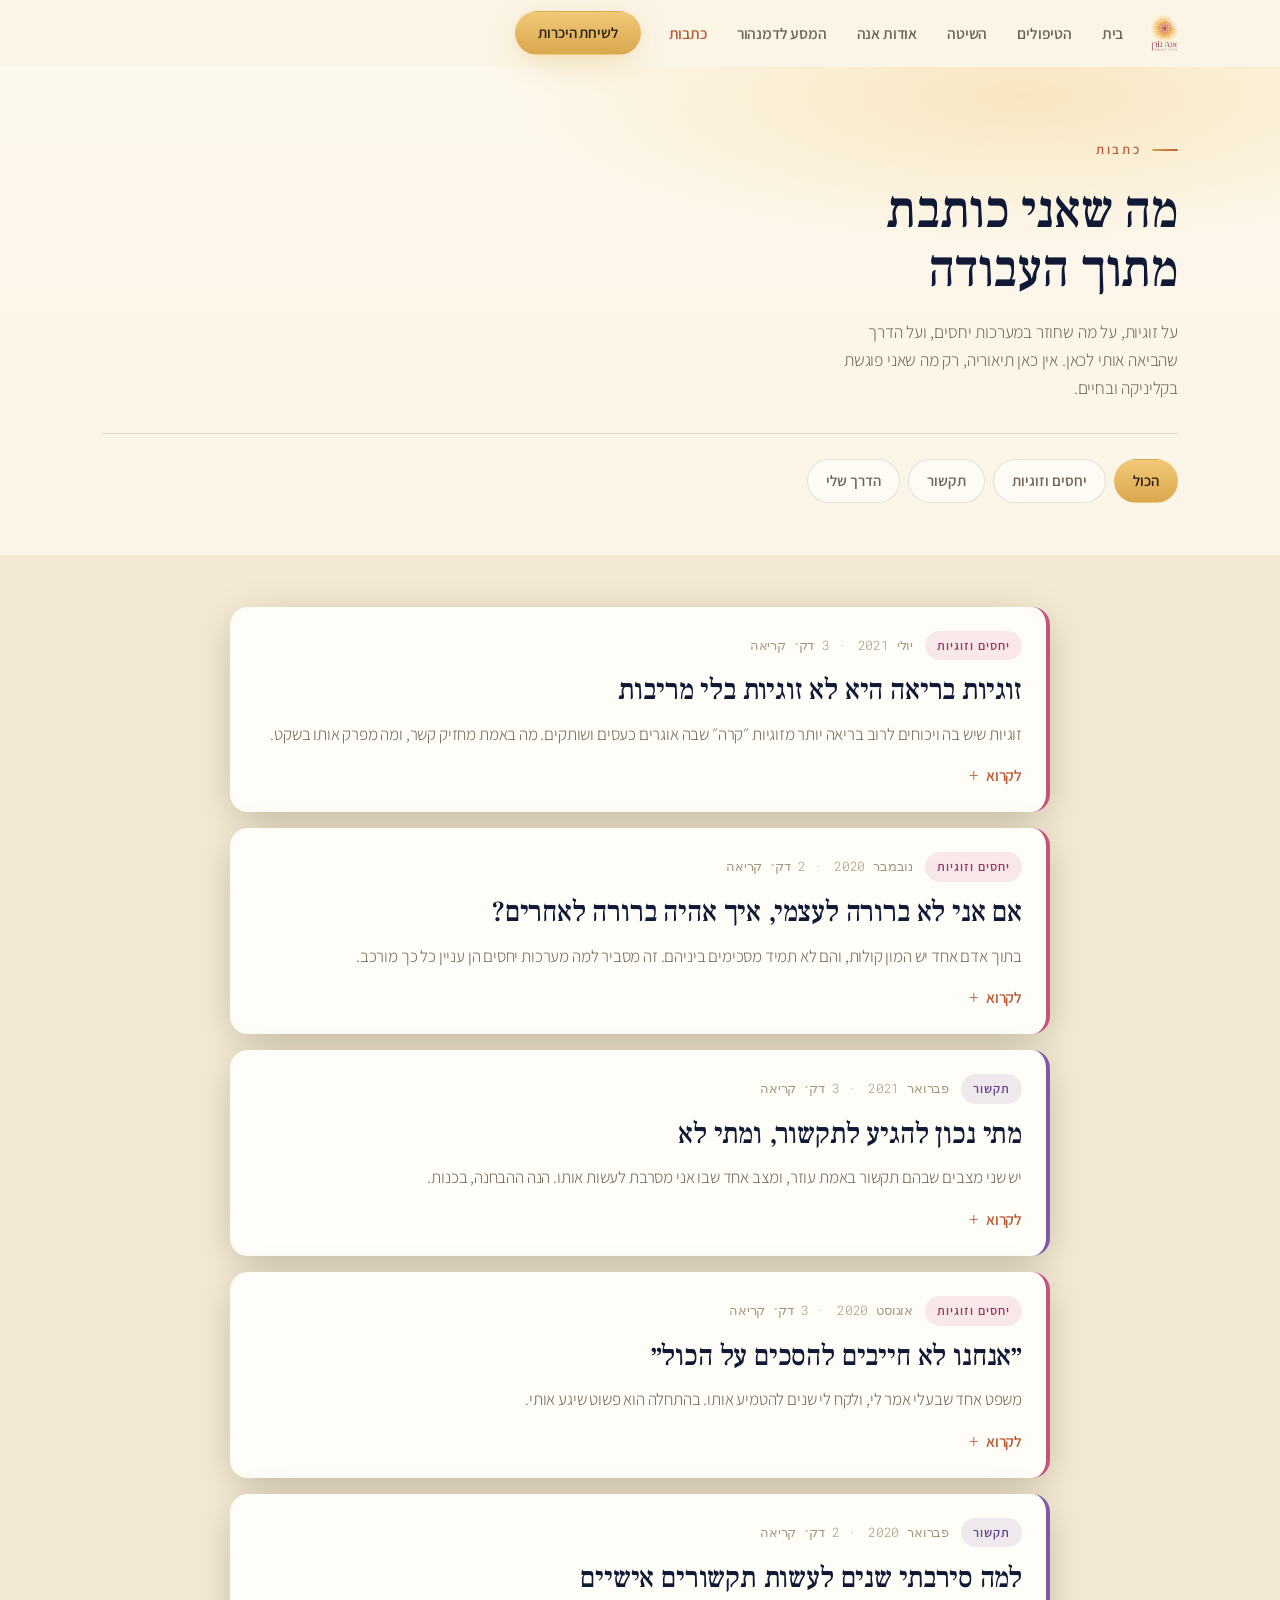
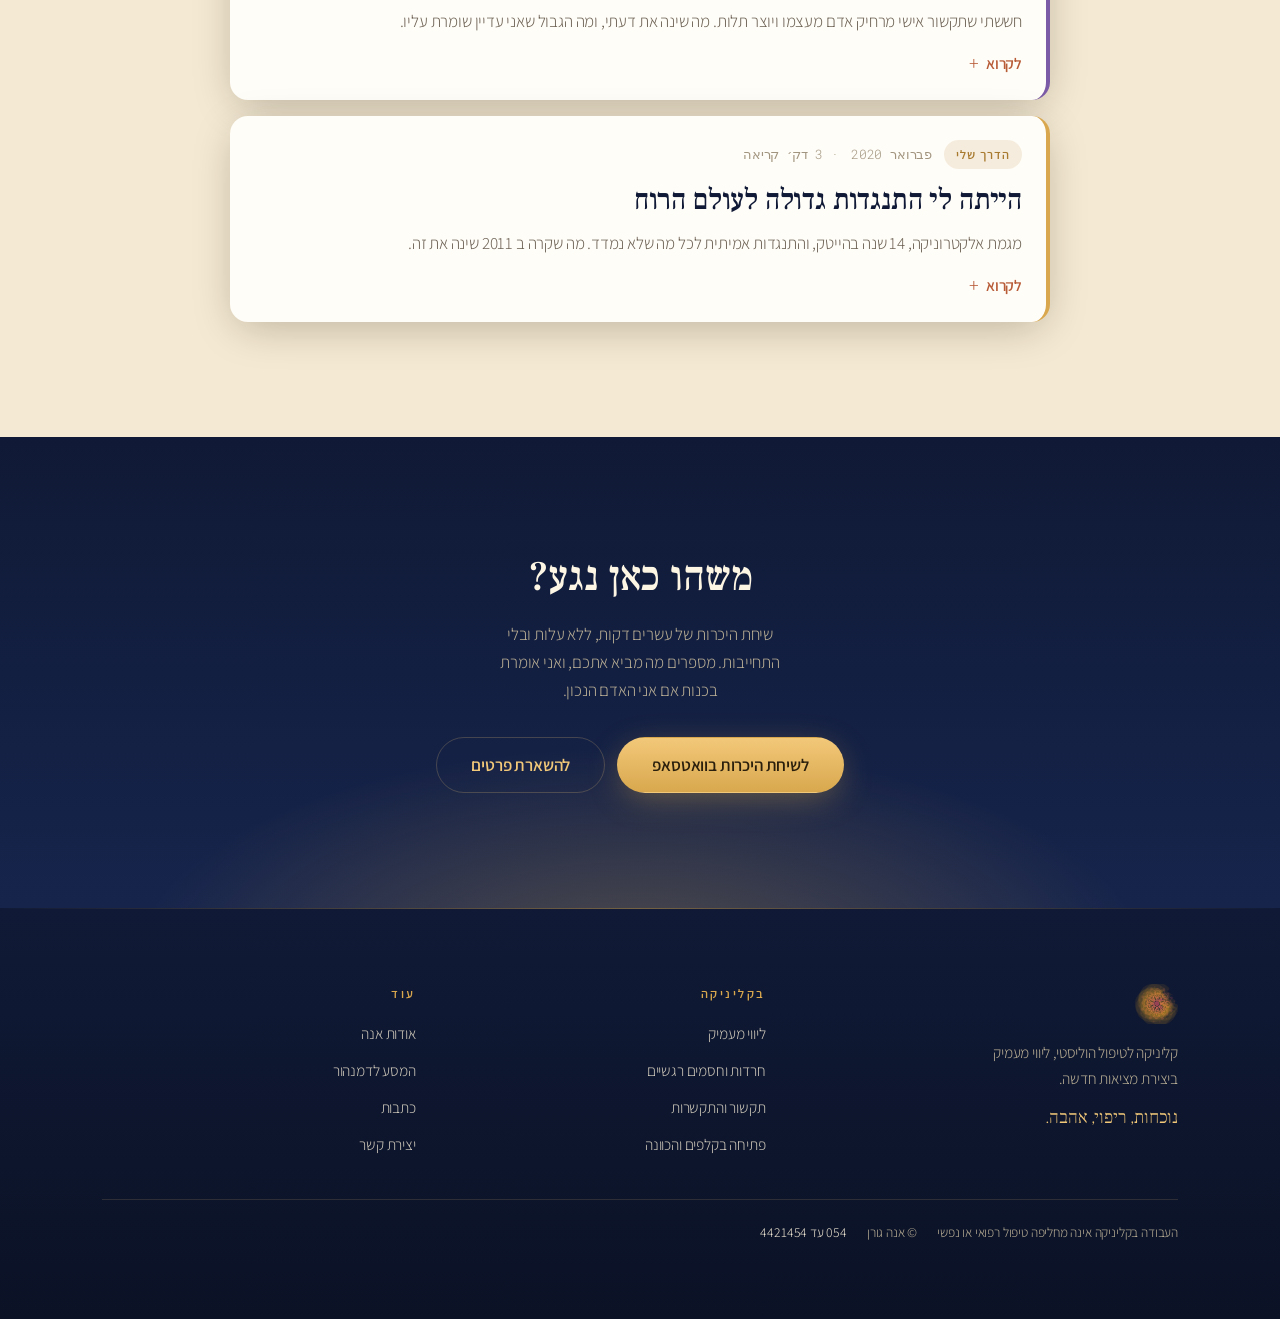
<file: blog.html>
<!DOCTYPE html>
<html lang="he" dir="rtl">
<head>
<meta charset="UTF-8">
<meta name="viewport" content="width=device-width, initial-scale=1, viewport-fit=cover">
<title>כתבות · Ana Clinic, אנה גורן</title>
<meta name="description" content="על זוגיות, מערכות יחסים, חרדות ותקשור. מה שאנה גורן כותבת מתוך העבודה בקליניקה.">
<meta property="og:title" content="כתבות · אנה גורן">
<meta property="og:description" content="על זוגיות, מערכות יחסים ותקשור — מתוך העבודה בקליניקה.">
<link rel="preconnect" href="https://fonts.googleapis.com">
<link rel="preconnect" href="https://fonts.gstatic.com" crossorigin>
<link href="https://fonts.googleapis.com/css2?family=Assistant:wght@300;600&family=Frank+Ruhl+Libre:wght@300;500&family=Roboto+Mono:wght@300&display=swap" rel="stylesheet">
<link rel="stylesheet" href="assets/base.css">
<style>
/* ==========================================================================
   כתבות — עמוד עצמאי. כל התוכן כאן, אפס הפניות לאתר הישן.
   ========================================================================== */

.bhero{
  position:relative; overflow:hidden;
  background:
    radial-gradient(58% 44% at 80% 6%, rgba(242,200,121,.38), transparent 68%),
    linear-gradient(180deg, #FDF8EC 0%, var(--cream) 100%);
  padding-block:clamp(34px,5vw,64px) clamp(30px,4.5vw,52px);
}
.bhero h1{
  font-family:var(--serif); font-weight:500;
  font-size:clamp(30px,6.6vw,52px); line-height:1.14; color:var(--night);
  margin-block:.4em .35em;
}
.bhero p{ max-width:44ch; color:var(--ink-2); font-size:17.5px; line-height:1.6 }

/* מסננים */
.filters{
  display:flex; flex-wrap:wrap; gap:8px;
  margin-top:1.8em; padding-top:1.4em; border-top:1px solid var(--hair-c);
}
.filters button{
  font-size:15px; font-weight:600; color:var(--ink-2);
  background:rgba(255,253,248,.8); border:1px solid var(--hair-c);
  border-radius:980px; padding:9px 18px; min-height:44px;
  transition:background var(--d-base) var(--e-out), color var(--d-base) var(--e-out),
             border-color var(--d-base) var(--e-out);
}
.filters button:hover{ background:#fff; color:var(--ink) }
.filters button[aria-pressed="true"]{
  background:linear-gradient(180deg, var(--gold-hi), var(--gold));
  border-color:transparent; color:#2A1F0C;
}

/* רשימת כתבות */
.posts{ display:grid; gap:16px; max-width:820px; margin-inline:auto }
.post{
  background:var(--white); border-radius:18px; box-shadow:var(--shadow);
  border-inline-start:4px solid transparent; overflow:hidden;
}
.post[data-topic="יחסים"]{ border-inline-start-color:var(--v-rose) }
.post[data-topic="תקשור"]{ border-inline-start-color:var(--v-violet) }
.post[data-topic="הדרך שלי"]{ border-inline-start-color:var(--gold) }
.post[hidden]{ display:none }

.post summary{ list-style:none; cursor:pointer; padding:24px 24px }
.post summary::-webkit-details-marker{ display:none }
.post__meta{
  display:flex; flex-wrap:wrap; align-items:center; gap:8px 12px; margin-bottom:.7em;
}
.post__topic{
  font-size:12.5px; font-weight:600; letter-spacing:.08em;
  border-radius:980px; padding:5px 12px;
}
.post[data-topic="יחסים"] .post__topic{ background:rgba(194,85,126,.12); color:#96375E }
.post[data-topic="תקשור"] .post__topic{ background:rgba(124,91,166,.12); color:#61428C }
.post[data-topic="הדרך שלי"] .post__topic{ background:rgba(184,135,58,.14); color:var(--gold-deep) }
.post__date{ font-family:var(--mono); font-size:12.5px; color:var(--ink-3) }
.post__read{ font-family:var(--mono); font-size:12.5px; color:var(--ink-3) }

.post h2{
  font-family:var(--serif); font-weight:500;
  font-size:clamp(21px,4.2vw,29px); line-height:1.25; color:var(--night);
  margin-bottom:.42em;
}
.post__sum{ font-size:17px; line-height:1.6; color:var(--ink-2) }
.post__more{
  display:inline-flex; align-items:center; gap:7px; margin-top:1em;
  font-size:15.5px; font-weight:600; color:var(--terra);
}
.post__more::after{ content:'+'; font-size:20px; font-weight:300; line-height:1; transition:transform var(--d-base) var(--e-out) }
.post[open] .post__more::after{ transform:rotate(45deg) }
.post[open] .post__more span::after{ content:' — לסגור' }

.post__body{
  padding:0 24px 26px;
  border-top:1px solid var(--hair-c); margin-top:4px; padding-top:20px;
}
.post__body p{ font-size:17px; line-height:1.75; color:var(--ink) }
.post__body p + p{ margin-top:1em }
.post__body h3{
  font-family:var(--serif); font-weight:500; font-size:20px;
  color:var(--night); margin-top:1.5em; margin-bottom:.4em;
}
.post__body ul{ list-style:none; margin-top:.8em; display:flex; flex-direction:column; gap:11px }
.post__body li{ position:relative; padding-inline-start:20px; font-size:17px; line-height:1.65 }
.post__body li::before{
  content:''; position:absolute; inset-inline-start:0; inset-block-start:11px;
  width:6px; height:6px; border-radius:50%; background:var(--gold);
}
.post__cta{
  margin-top:1.7em; padding-top:1.3em; border-top:1px solid var(--hair-c);
  display:flex; flex-wrap:wrap; gap:11px; align-items:center;
}
.post__cta span{ font-size:15.5px; color:var(--ink-2) }
.post__cta .btn{ min-height:46px; padding:11px 22px; font-size:15.5px; flex:0 0 auto }

.empty{
  text-align:center; padding:40px 20px; color:var(--ink-2);
  font-size:16.5px; display:none;
}
.empty[data-on="true"]{ display:block }

/* סגירה */
.bclose{
  text-align:center; position:relative; overflow:hidden;
  background:
    radial-gradient(60% 70% at 50% 112%, rgba(217,168,78,.3), transparent 66%),
    linear-gradient(180deg, var(--night) 0%, var(--night-2) 100%);
  color:var(--pale);
}
.bclose h2{ font-family:var(--serif); font-weight:500; font-size:clamp(26px,5.6vw,42px); line-height:1.2; color:#FDF6E4 }
.bclose p{ margin:1.05em auto 1.9em; max-width:38ch; color:var(--pale-2); font-size:17px; line-height:1.65 }

@media (max-width:680px){
  .post summary{ padding:20px 18px }
  .post__body{ padding:20px 18px 22px }
}
</style>
</head>
<body>

<!-- ═══════════ ניווט ═══════════ -->
<header class="nav">
 <div class="wrap nav__in">
 <a class="nav__logo" href="index.html" aria-label="Ana Clinic — לדף הבית">
 <img src="images/logo.png" alt="Ana Clinic · אנה גורן" width="120" height="36">
 </a>
 <nav aria-label="ניווט ראשי">
 <ul class="nav__list">
 <li><a href="index.html">בית</a></li>
 <li><a href="index.html#services">הטיפולים</a></li>
 <li><a href="index.html#method">השיטה</a></li>
 <li><a href="index.html#anna">אודות אנה</a></li>
 <li><a href="damanhur.html">המסע לדמנהור</a></li>
 <li><a href="blog.html" aria-current="page">כתבות</a></li>
 </ul>
 </nav>
 <div class="nav__cta"><a class="btn btn--gold" href="contact.html">לשיחת היכרות</a></div>
 <button class="nav__burger" type="button" aria-expanded="false" aria-label="פתיחת תפריט"><span></span></button>
 </div>
</header>

<div class="sheet" data-open="false" role="dialog" aria-label="תפריט">
 <div class="sheet__top">
 <img src="images/logo-light.png" alt="Ana Clinic" width="120" height="36">
 <button class="sheet__x" type="button" aria-label="סגירת תפריט">×</button>
 </div>
 <ul class="sheet__list">
 <li><a href="index.html">בית</a></li>
 <li><a href="index.html#identify">מה מעורר הזדהות</a></li>
 <li><a href="index.html#method">השיטה</a></li>
 <li><a href="index.html#services">הטיפולים</a></li>
 <li><a href="index.html#anna">אודות אנה</a></li>
 <li><a href="damanhur.html">המסע לדמנהור</a></li>
 <li><a href="blog.html">כתבות</a></li>
 <li><a href="contact.html">יצירת קשר</a></li>
 </ul>
 <div class="sheet__foot"><a class="btn btn--gold" href="contact.html" style="width:100%">לשיחת היכרות</a></div>
</div>

<main>

<!-- ═══════════ הירו ═══════════ -->
<section class="bhero">
 <div class="wrap">
 <span class="eyebrow">כתבות</span>
 <h1>מה שאני כותבת<br>מתוך העבודה</h1>
 <p>על זוגיות, על מה שחוזר במערכות יחסים, ועל הדרך שהביאה אותי לכאן. אין כאן תיאוריה, רק מה שאני פוגשת בקליניקה ובחיים.</p>

 <div class="filters" role="group" aria-label="סינון לפי נושא">
 <button type="button" data-f="all" aria-pressed="true">הכול</button>
 <button type="button" data-f="יחסים" aria-pressed="false">יחסים וזוגיות</button>
 <button type="button" data-f="תקשור" aria-pressed="false">תקשור</button>
 <button type="button" data-f="הדרך שלי" aria-pressed="false">הדרך שלי</button>
 </div>
 </div>
</section>

<!-- ═══════════ הכתבות ═══════════ -->
<section class="sect" style="background:var(--cream-2); padding-top:clamp(30px,4.5vw,52px)">
 <div class="wrap">
 <div class="posts">

 <!-- ─── 1 ─── -->
 <details class="post" data-topic="יחסים">
 <summary>
 <div class="post__meta">
 <span class="post__topic">יחסים וזוגיות</span>
 <span class="post__date">יולי 2021</span>
 <span class="post__read">· 3 דק׳ קריאה</span>
 </div>
 <h2>זוגיות בריאה היא לא זוגיות בלי מריבות</h2>
 <p class="post__sum">
 זוגיות שיש בה ויכוחים לרוב בריאה יותר מזוגיות ״קרה״ שבה אוגרים כעסים ושותקים.
 מה באמת מחזיק קשר, ומה מפרק אותו בשקט.
 </p>
 <span class="post__more"><span>לקרוא</span></span>
 </summary>
 <div class="post__body">
 <p>
 זוגיות בריאה באה לידי ביטוי בתחושת הרמוניה, אכפתיות, שיתוף והדדיות. בני הזוג הם
 שותפים לחיים שחולקים מגוון תחומים, ממטלות הבית ופרנסה ועד העולם הפנימי.
 גם כשיש חילוקי דעות או כעסים, שיתוף הפעולה הוא שמעיד על רצון בשותפות.
 </p>
 <p>
 וזו הנקודה שהכי מפתיעה אנשים: זוגיות בריאה אינה בהכרח זוגיות שמרגישים בה רק
 רגשות חיוביים. הרצון והמחויבות ההדדית לטפח את הקשר, הם המפתח, לא היעדר הקושי.
 </p>

 <h3>מה מפרק זוגיות</h3>
 <p>
 כעסים ותחושות שלא נאמרים, או נאמרים בצורה לא נכונה, מובילים בהדרגה להתרחקות.
 בטיפולים ובסדנאות אני שומעת שוב ושוב איך עלבון אחד שלא דובר יצר נתק עמוק.
 </p>
 <p>
 <strong style="font-weight:600">זוגיות שיש בה מריבות לרוב טובה יותר מזוגיות ״קרה״</strong>
 שלא משוחחים בה ואוגרים בה כעסים ותחושת בדידות. השתיקה היא שהופכת קשר לרעיל,
 לא הוויכוח.
 </p>

 <h3>מה עושים</h3>
 <p>
 כשזוג מגיע אחרי משבר, לרוב שניהם מגיעים עם האשמות הדדיות. אבל כל אחד מביא איתו
 דוגמה אחרת לזוגיות מבית הוריו, ורגישויות במקומות שונים, ומה שנראה כמו זדון
 הוא בדרך כלל פשוט פרשנות אחרת.
 </p>
 <p>
 העבודה היא להכיר את הרגישות הפנימית של כל אחד, ללמוד דפוסי התייחסות בריאים יותר,
 ולרכוש מיומנויות תקשורת. זה דורש משני הצדדים להבין איפה הם עצמם נהגו לא נכון , 
 לא רק להצביע על השני.
 </p>
 <div class="post__cta">
 <span>מזדהה עם משהו כאן?</span>
 <a class="btn btn--gold" href="contact.html">לשיחת היכרות</a>
 </div>
 </div>
 </details>

 <!-- ─── 2 ─── -->
 <details class="post" data-topic="יחסים">
 <summary>
 <div class="post__meta">
 <span class="post__topic">יחסים וזוגיות</span>
 <span class="post__date">נובמבר 2020</span>
 <span class="post__read">· 2 דק׳ קריאה</span>
 </div>
 <h2>אם אני לא ברורה לעצמי, איך אהיה ברורה לאחרים?</h2>
 <p class="post__sum">
 בתוך אדם אחד יש המון קולות, והם לא תמיד מסכימים ביניהם.
 זה מסביר למה מערכות יחסים הן עניין כל כך מורכב.
 </p>
 <span class="post__more"><span>לקרוא</span></span>
 </summary>
 <div class="post__body">
 <p>
 תחשבו לרגע כמה אדם אחד, בפני עצמו ועם עצמו, הוא מורכב. יש לנו מחשבות וגם רגשות.
 וביני לבין עצמי, אני לא תמיד מסכימה עם עצמי.
 </p>
 <p>
 לפעמים אני מוצאת בתוכי מחשבות אמביוולנטיות. לפעמים רגשות אמביוולנטיים.
 ולפעמים אמביוולנטיות בין המחשבות לרגשות: אני מבינה ומסכימה בראש על משהו,
 אבל הלב מרגיש אחרת.
 </p>
 <p>
 ולפעמים, נדיר, אבל קורה, כל הקולות משלבים ידיים ומסכימים פה אחד.
 </p>
 <p>
 יש מי שיגידו ללכת עם הלב, כי הוא יודע. אחרים יגידו דווקא עם הראש, כי ההיגיון
 חשוב יותר והלב רק מסבך. אבל השאלה האמיתית היא אחרת:
 <strong style="font-weight:600">מה עושים עם כל הרעש הזה שקורה בתוכנו?</strong>
 </p>
 <p>
 אם לפעמים אנחנו לא ברורים אפילו לעצמנו, איך נצליח להיות ברורים לאחרים?
 זה, פחות או יותר, מסביר למה מערכות יחסים הן עניין מורכב. וזו גם הסיבה שהעבודה
 מתחילה בפנים, לא בקשר.
 </p>
 <div class="post__cta">
 <span>אפשר לעשות סדר בקולות האלה.</span>
 <a class="btn btn--gold" href="contact.html">לשיחת היכרות</a>
 </div>
 </div>
 </details>

 <!-- ─── 3 ─── -->
 <details class="post" data-topic="תקשור">
 <summary>
 <div class="post__meta">
 <span class="post__topic">תקשור</span>
 <span class="post__date">פברואר 2021</span>
 <span class="post__read">· 3 דק׳ קריאה</span>
 </div>
 <h2>מתי נכון להגיע לתקשור, ומתי לא</h2>
 <p class="post__sum">
 יש שני מצבים שבהם תקשור באמת עוזר, ומצב אחד שבו אני מסרבת לעשות אותו.
 הנה ההבחנה, בכנות.
 </p>
 <span class="post__more"><span>לקרוא</span></span>
 </summary>
 <div class="post__body">
 <h3>מתי כן</h3>
 <ul>
 <li>
 <strong style="font-weight:600">בצומתי בחירה.</strong>
 לא תמיד אנחנו ערים לכל הכוחות שפועלים בתוכנו ומשפיעים על ההחלטות שלנו.
 מול צומת גדולה הווליום מוגבר, ואיתו גם הפחדים, החששות ורעשי הרקע,
 שמאתגרים את היכולת לראות בבהירות מה נכון לנו.
 </li>
 <li>
 <strong style="font-weight:600">במצבי תקיעות.</strong>
 לפעמים מרגישים כמו בדרך ללא מוצא, תקועים, חסרי אונים במציאות שלא מיטיבה,
 ובלי לראות שיש בכלל אפשרויות אחרות.
 </li>
 </ul>
 <p>
 במצבים האלה התקשור נותן פרספקטיבה רחבה, מיקוד ובהירות, ומחבר אותך לעצמך.
 משם הדרך כבר הרבה יותר ברורה.
 </p>

 <h3>ומתי לא</h3>
 <p>
 מי שמתקשה לקבל החלטות ומחפש לקבל תשובות מבחוץ, <strong style="font-weight:600">לא מתאים לתקשור.</strong>
 במצב כזה סשן תקשורי רק ינציח את הקושי ואת חוסר המסוגלות.
 </p>
 <p>
 כשמגיע אליי אדם שאני מזהה שזה האתגר שלו, אני לא מקבלת אותו לתקשור. אני מזמינה
 אותו לתהליך שבו יקבל כלים להתמודד עם הקושי ולפתח את היכולת שלו להחליט בעצמו.
 ובסיום התהליך, הסשן התקשורי הוא מתנה ממני.
 </p>
 <div class="post__cta">
 <span>לא בטוחה מה מתאים לך?</span>
 <a class="btn btn--gold" href="contact.html">נברר יחד</a>
 </div>
 </div>
 </details>

 <!-- ─── 4 ─── -->
 <details class="post" data-topic="יחסים">
 <summary>
 <div class="post__meta">
 <span class="post__topic">יחסים וזוגיות</span>
 <span class="post__date">אוגוסט 2020</span>
 <span class="post__read">· 3 דק׳ קריאה</span>
 </div>
 <h2>״אנחנו לא חייבים להסכים על הכול״</h2>
 <p class="post__sum">
 משפט אחד שבעלי אמר לי, ולקח לי שנים להטמיע אותו.
 בהתחלה הוא פשוט שיגע אותי.
 </p>
 <span class="post__more"><span>לקרוא</span></span>
 </summary>
 <div class="post__body">
 <p>
 בועז, בעלי, ואני לא תמיד מסכימים על הדרך, בעיקר כשמדובר בילדים. לפעמים אחד
 מאיתנו מייצג גישה נוקשה והשני רכה, ולפעמים בדיוק להפך. כמה להתעקש על שיעורי בית
 וכמה להרפות. מה עושים כשהם לא רוצים לאכול את מה שהכנו. עד כמה גמישים בענייני סוכר.
 </p>
 <p>
 בתחילת דרכנו כהורים התעקשתי מאוד על דעותיי. הייתי בטוחה שהאופן שבו אני רואה את
 הדברים נכון יותר, והוא לרוב ויתר לי ואימץ את הדרך שלי בלית ברירה.
 </p>
 <p>
 ובאותם מצבים הוא נהג לומר לי: <strong style="font-weight:600">״אנחנו לא חייבים להסכים על הכול״.</strong>
 לקח לי כמה שנים להטמיע את המשפט הזה. בהתחלה הוא פשוט שיגע אותי, בתפיסה שלי,
 שני הורים חייבים להסכים, בוודאי בחינוך.
 </p>

 <h3>מה שינה את זה</h3>
 <p>
 עם השנים, כשהמשפט הזה הדהד ברקע, התבהרה בי ההכרה שבועז רוצה את טובת הילדים
 בדיוק כמוני. והתחלתי להרגיש חוסר הוגנות בכך שדעתי היא תמיד זו שגוברת , 
 כמה אני לא הייתי רוצה שזה יהיה הפוך.
 </p>
 <p>
 הלב שלי נפתח לאט, עד שהבנתי, לא רק בראש אלא גם בלב, שיש מקום גם לדעותיו,
 גם כשהן סותרות את שלי, וגם כשמדובר בילדים.
 </p>
 <p>
 והתגלה משהו מפתיע: כשהסכמתי שעם אמא אסור משהו ועם אבא מותר, זה לא בלבל אותם.
 זה לימד אותם שלכל אחד דעה משלו, ושיש מקום לקבל דעות של אחרים גם כשהן שונות
 מאוד משלך. וגם, שיש להם עצמם זכות להחזיק דעה שונה משלנו.
 </p>
 <div class="post__cta">
 <span>גם אצלכם זה חוזר?</span>
 <a class="btn btn--gold" href="contact.html">לשיחת היכרות</a>
 </div>
 </div>
 </details>

 <!-- ─── 5 ─── -->
 <details class="post" data-topic="תקשור">
 <summary>
 <div class="post__meta">
 <span class="post__topic">תקשור</span>
 <span class="post__date">פברואר 2020</span>
 <span class="post__read">· 2 דק׳ קריאה</span>
 </div>
 <h2>למה סירבתי שנים לעשות תקשורים אישיים</h2>
 <p class="post__sum">
 חששתי שתקשור אישי מרחיק אדם מעצמו ויוצר תלות. מה שינה את דעתי,
 ומה הגבול שאני עדיין שומרת עליו.
 </p>
 <span class="post__more"><span>לקרוא</span></span>
 </summary>
 <div class="post__body">
 <p>
 בתחילת דרכי כמתקשרת התנגדתי לקיים סשנים אישיים. הייתה לי תפיסה שתקשור אישי
 מרחיק אדם מעצמו ויוצר תלות במי שמעביר אותו.
 </p>
 <p>
 בתקופה הזו תקשרתי בעיקר עבור עצמי, ולעיתים הסכמתי לשאלות בודדות עבור חברים,
 בני משפחה או מטופלים. ושמתי לב שהמידע שהגיע נתן בהירות, כלים ודרכי פעולה , 
 אנשים יצאו מחוזקים, עם ביטחון בעצמם. לא תלויים.
 </p>
 <p>
 ככל שהזמן עבר צברתי ניסיון, דייקתי, והעמקתי את ההיכרות עם המקומות שמהם מגיע
 המידע, עד שידעתי שמה שאני מביאה לא נלקח לאזורי תלות או פסיביות.
 </p>
 <p>
 אז הסכמתי. הפעם הראשונה הייתה ביריד אזורי לקהילה מקומית: תוך פחות משבועיים
 העברתי עשרות סשנים. התגובות היו יוצאות מן הכלל, אפשר היה לראות בבירור את
 ההקלה ואת הביטחון שאיתם אנשים יצאו.
 </p>
 <p>
 <strong style="font-weight:600">והגבול נשאר.</strong> תקשור טוב מרחיב את האפשרויות
 שעומדות בפני האדם, מציע זוויות התבוננות, ומכוון אותו למצוא את התשובות בתוך עצמו , 
 לא להחליף אותן בתשובות שלי.
 </p>
 <div class="post__cta">
 <span>רוצה לשמוע עוד על סשן תקשור?</span>
 <a class="btn btn--gold" href="contact.html">לשיחת היכרות</a>
 </div>
 </div>
 </details>

 <!-- ─── 6 ─── -->
 <details class="post" data-topic="הדרך שלי">
 <summary>
 <div class="post__meta">
 <span class="post__topic">הדרך שלי</span>
 <span class="post__date">פברואר 2020</span>
 <span class="post__read">· 3 דק׳ קריאה</span>
 </div>
 <h2>הייתה לי התנגדות גדולה לעולם הרוח</h2>
 <p class="post__sum">
 מגמת אלקטרוניקה, 14 שנה בהייטק, והתנגדות אמיתית לכל מה שלא נמדד.
 מה שקרה ב 2011 שינה את זה.
 </p>
 <span class="post__more"><span>לקרוא</span></span>
 </summary>
 <div class="post__body">
 <p>
 לא תמיד התעסקתי בעולם הרוח. הייתה לי התנגדות גדולה לזה.
 </p>
 <p>
 הכרתי לא מעט אנשים רוחניים. הם החזיקו והאמינו בתיאוריות מדהימות על החיים ועל
 היקום, אבל בפועל התנהלו לפי ערכים שלא תאמו את מה שדיברו עליו, וחוו קשיים רבים.
 נראה היה לי שהם לא באמת חיים את מה שהם מאמינים בו.
 </p>
 <p>
 <strong style="font-weight:600">הפער הזה בין הדיבור להתנהלות יצר אצלי התנגדות והרחיק אותי.</strong>
 הייתי צריכה לדעת שאפשר ליישם את התיאוריות האלה בחיים שלי, אחרת הן נשארות
 תיאוריות, מדהימות ככל שיהיו. הייתי צריכה את החיבור לאדמה.
 </p>

 <h3>מאיפה הגעתי</h3>
 <p>
 מגיל צעיר נמשכתי למקצועות הריאליים. בתיכון למדתי במגמת חשמל ואלקטרוניקה,
 עשיתי עתודה, ובצבא כבר שירתי בתפקיד מקצועי בתחום. השתחררתי ישר אל תוך עולם
 ההייטק, ושם ביליתי 14 שנים נפלאות מחיי.
 </p>

 <h3>ואז 2011</h3>
 <p>
 בשנת 2011 התעוררתי לידיעה שרוחניות יכולה להיות מחוברת ליומיום. שאפשר לממש את
 כל אותן ״תיאוריות ורודות״ בפועל, לחיות חיי סיפוק ורווחה, להרגיש בנוח פשוט
 להיות מי שאני, ולהיות שלמה עם עצמי.
 </p>
 <p>
 זה היה הרגע שבו יכולתי להתחיל לחבר בין שני העולמות האלה לעולם אחד שלם,
 שבו הרוח והיומיום מתמזגים. וזה העולם שבו אני חיה היום.
 </p>
 <div class="post__cta">
 <span>עוד על הדרך שלי</span>
 <a class="btn btn--line" href="index.html#anna">אודות אנה ←</a>
 </div>
 </div>
 </details>

 <p class="empty" data-on="false">אין כתבות בנושא הזה כרגע.</p>
 </div>
 </div>
</section>

<!-- ═══════════ סגירה ═══════════ -->
<section class="sect bclose">
 <div class="wrap read">
 <h2 class="rev">משהו כאן נגע?</h2>
 <p class="rev" data-d="1">
 שיחת היכרות של עשרים דקות, ללא עלות ובלי התחייבות.
 מספרים מה מביא אתכם, ואני אומרת בכנות אם אני האדם הנכון.
 </p>
 <div class="btn-row btn-row--c rev" data-d="2">
 <a class="btn btn--gold" href="https://wa.me/972544421454">לשיחת היכרות בוואטסאפ</a>
 <a class="btn btn--line-d" href="contact.html">להשארת פרטים</a>
 </div>
 </div>
</section>

</main>

<footer class="foot">
 <div class="wrap">
 <div class="foot__grid">
 <div>
 <div class="foot__logo"><img src="images/logo-light.png" alt="Ana Clinic" width="130" height="40"></div>
 <p style="font-size:15.5px; color:var(--pale-2); line-height:1.65; max-width:30ch">
 קליניקה לטיפול הוליסטי, ליווי מעמיק ביצירת מציאות חדשה.
 </p>
 <p style="font-family:var(--serif); font-size:18px; color:var(--gold-hi); margin-top:.7em">נוכחות, ריפוי, אהבה.</p>
 </div>
 <div>
 <h3>בקליניקה</h3>
 <ul>
 <li><a href="index.html#services">ליווי מעמיק</a></li>
 <li><a href="index.html#services">חרדות וחסמים רגשיים</a></li>
 <li><a href="index.html#services">תקשור והתקשרות</a></li>
 <li><a href="index.html#services">פתיחה בקלפים והכוונה</a></li>
 </ul>
 </div>
 <div>
 <h3>עוד</h3>
 <ul>
 <li><a href="index.html#anna">אודות אנה</a></li>
 <li><a href="damanhur.html">המסע לדמנהור</a></li>
 <li><a href="blog.html">כתבות</a></li>
 <li><a href="contact.html">יצירת קשר</a></li>
 </ul>
 </div>
 </div>
 <div class="foot__legal">
 <span>העבודה בקליניקה אינה מחליפה טיפול רפואי או נפשי</span>
 <span>© אנה גורן</span>
 <a href="tel:0544421454">054 עד 4421454</a>
 </div>
 </div>
</footer>

<script src="assets/site.js" defer></script>
<script>
/* סינון לפי נושא */
(function () {
  'use strict';
  var btns  = document.querySelectorAll('.filters button');
  var posts = document.querySelectorAll('.post');
  var empty = document.querySelector('.empty');
  if (!btns.length) return;

  function apply(f) {
    var shown = 0;
    posts.forEach(function (p) {
      var ok = (f === 'all' || p.getAttribute('data-topic') === f);
      p.hidden = !ok;
      if (!ok) p.open = false;
      if (ok) shown++;
    });
    if (empty) empty.setAttribute('data-on', shown ? 'false' : 'true');
  }

  btns.forEach(function (b) {
    b.addEventListener('click', function () {
      btns.forEach(function (o) { o.setAttribute('aria-pressed', o === b ? 'true' : 'false'); });
      apply(b.getAttribute('data-f'));
    });
  });
}());
</script>
</body>
</html>
</file>
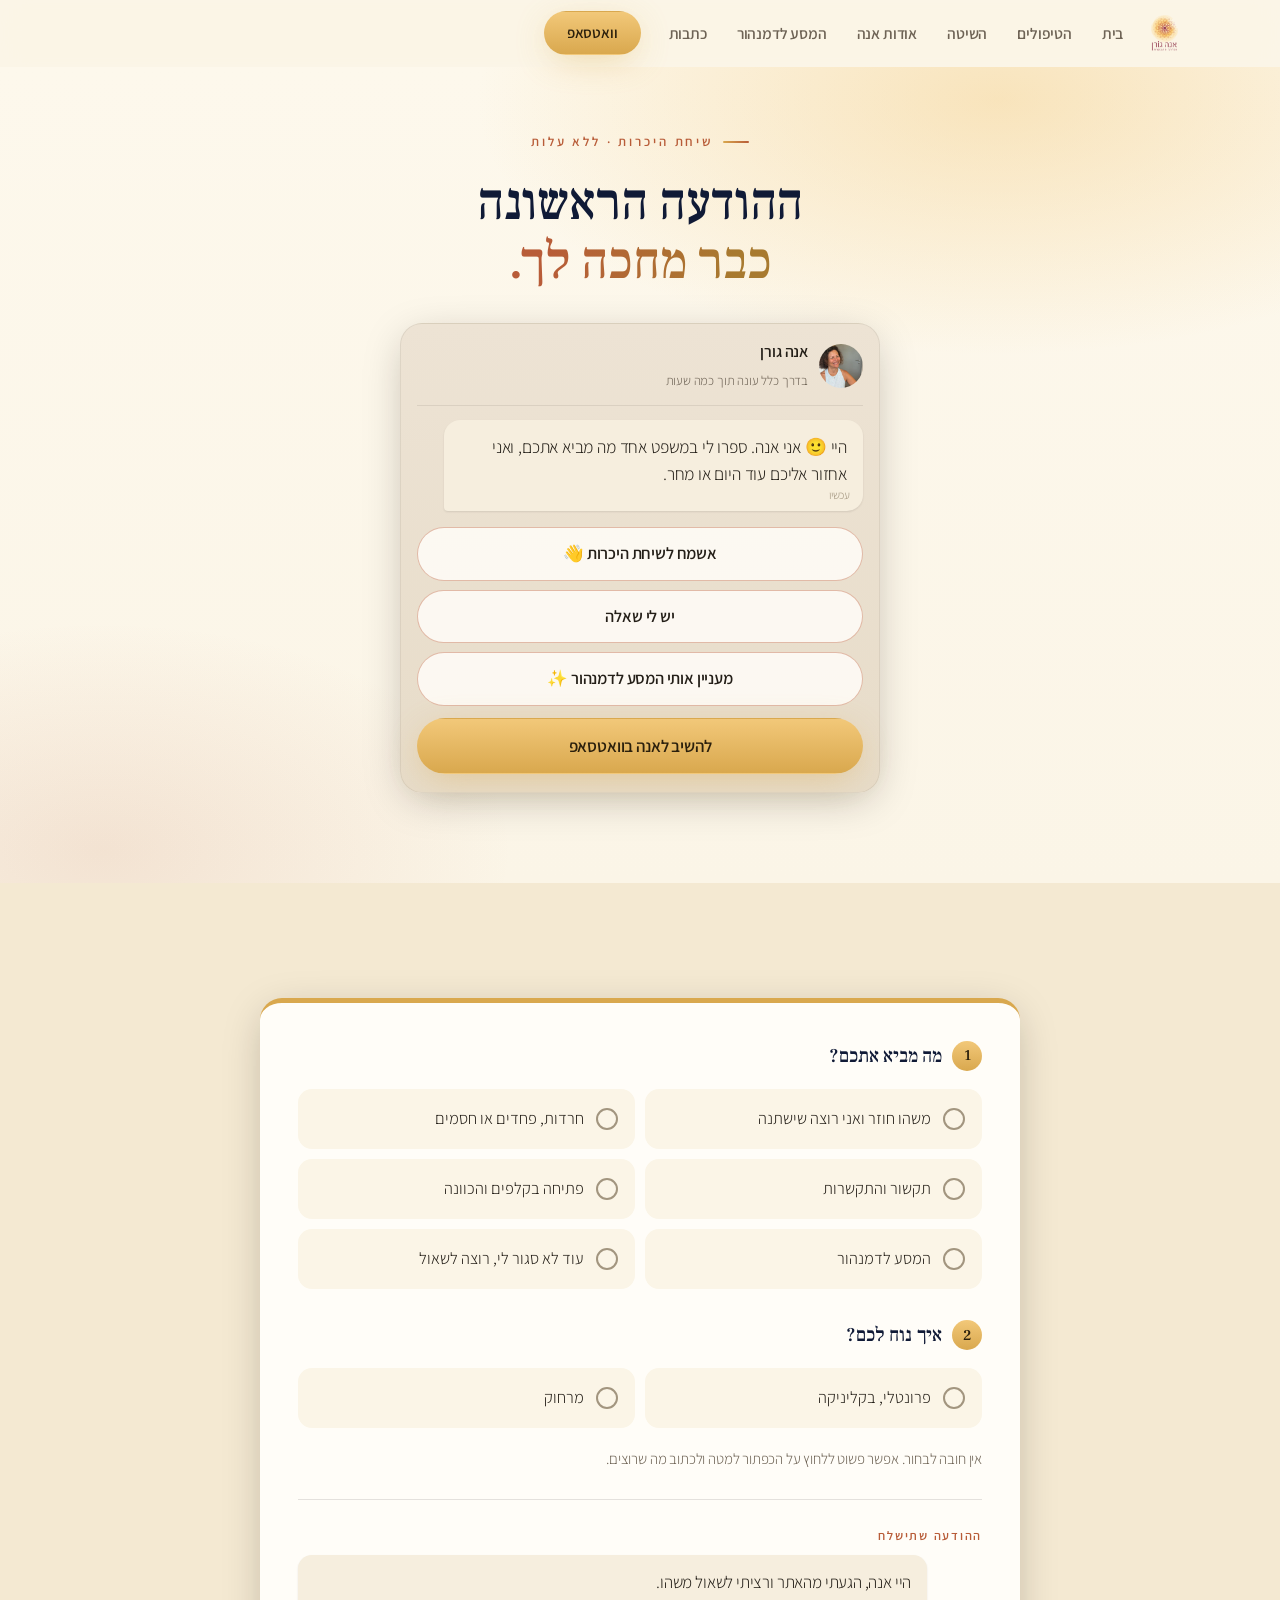
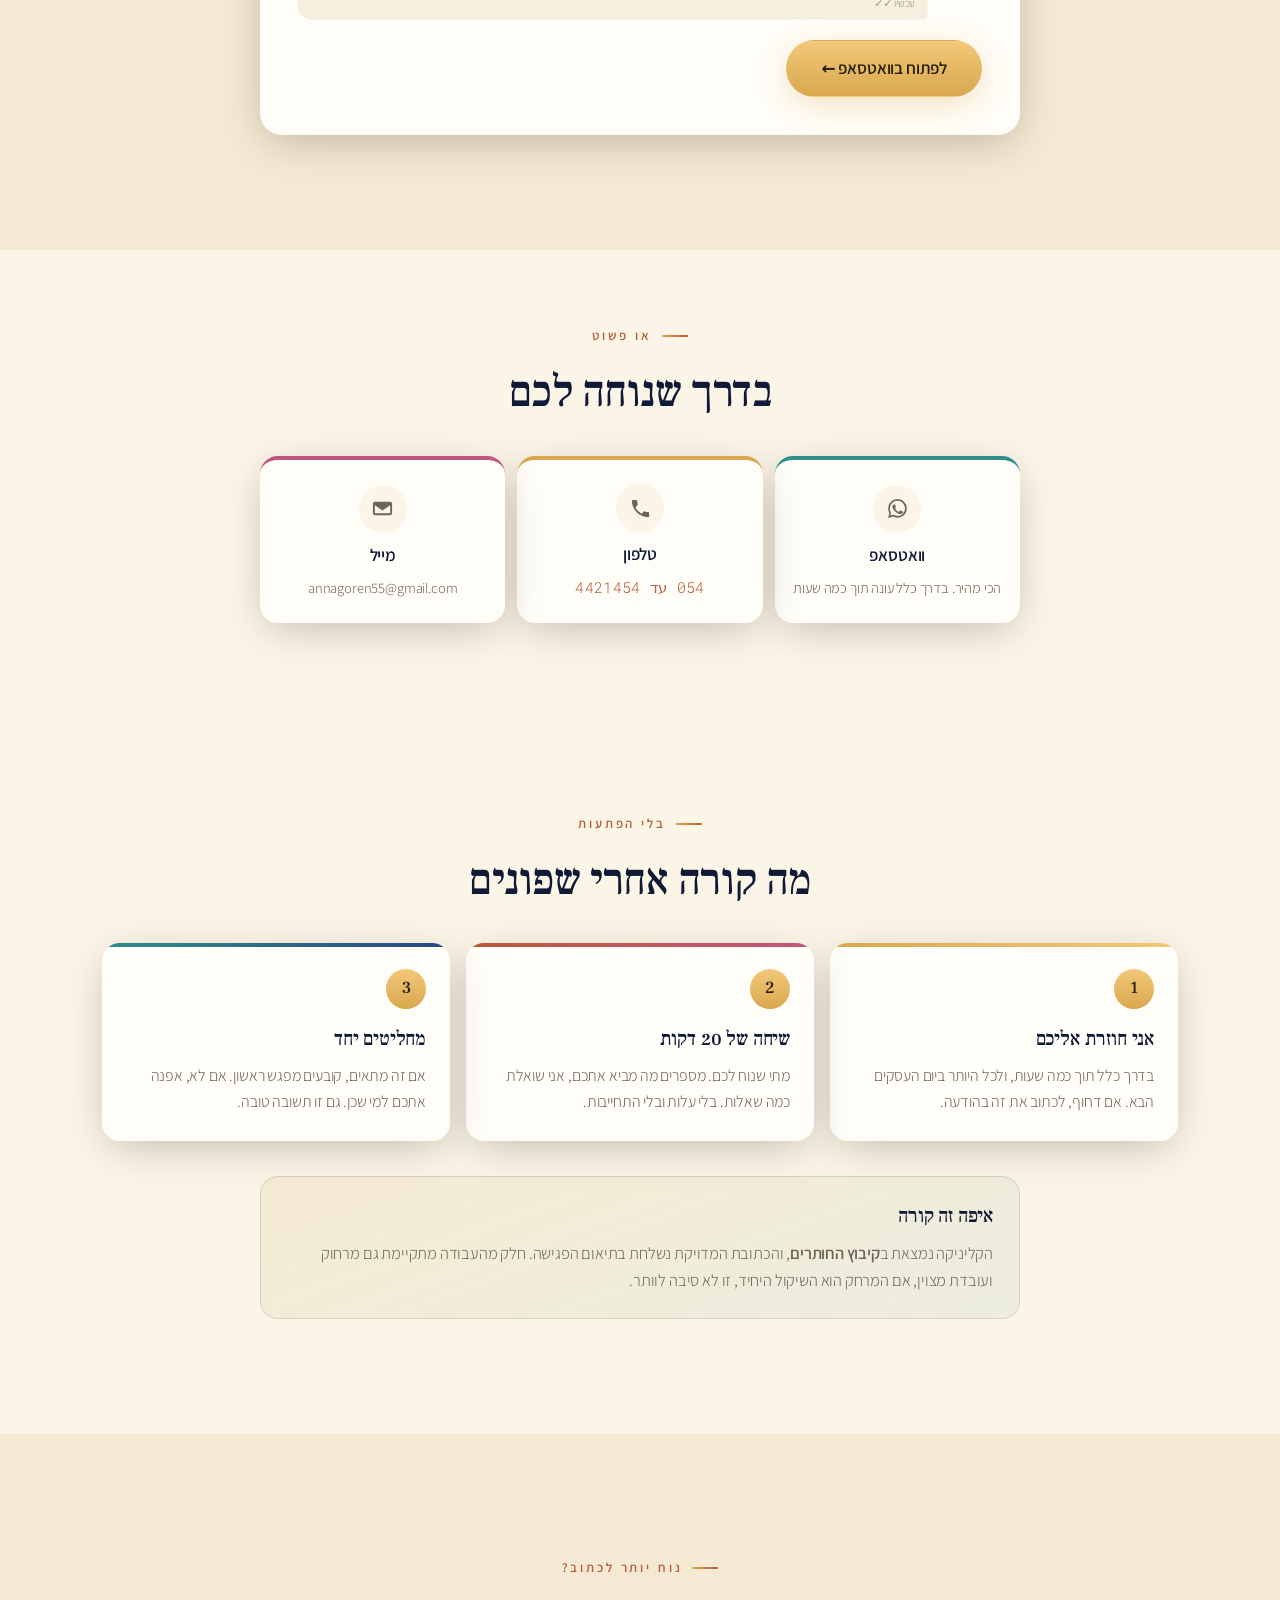
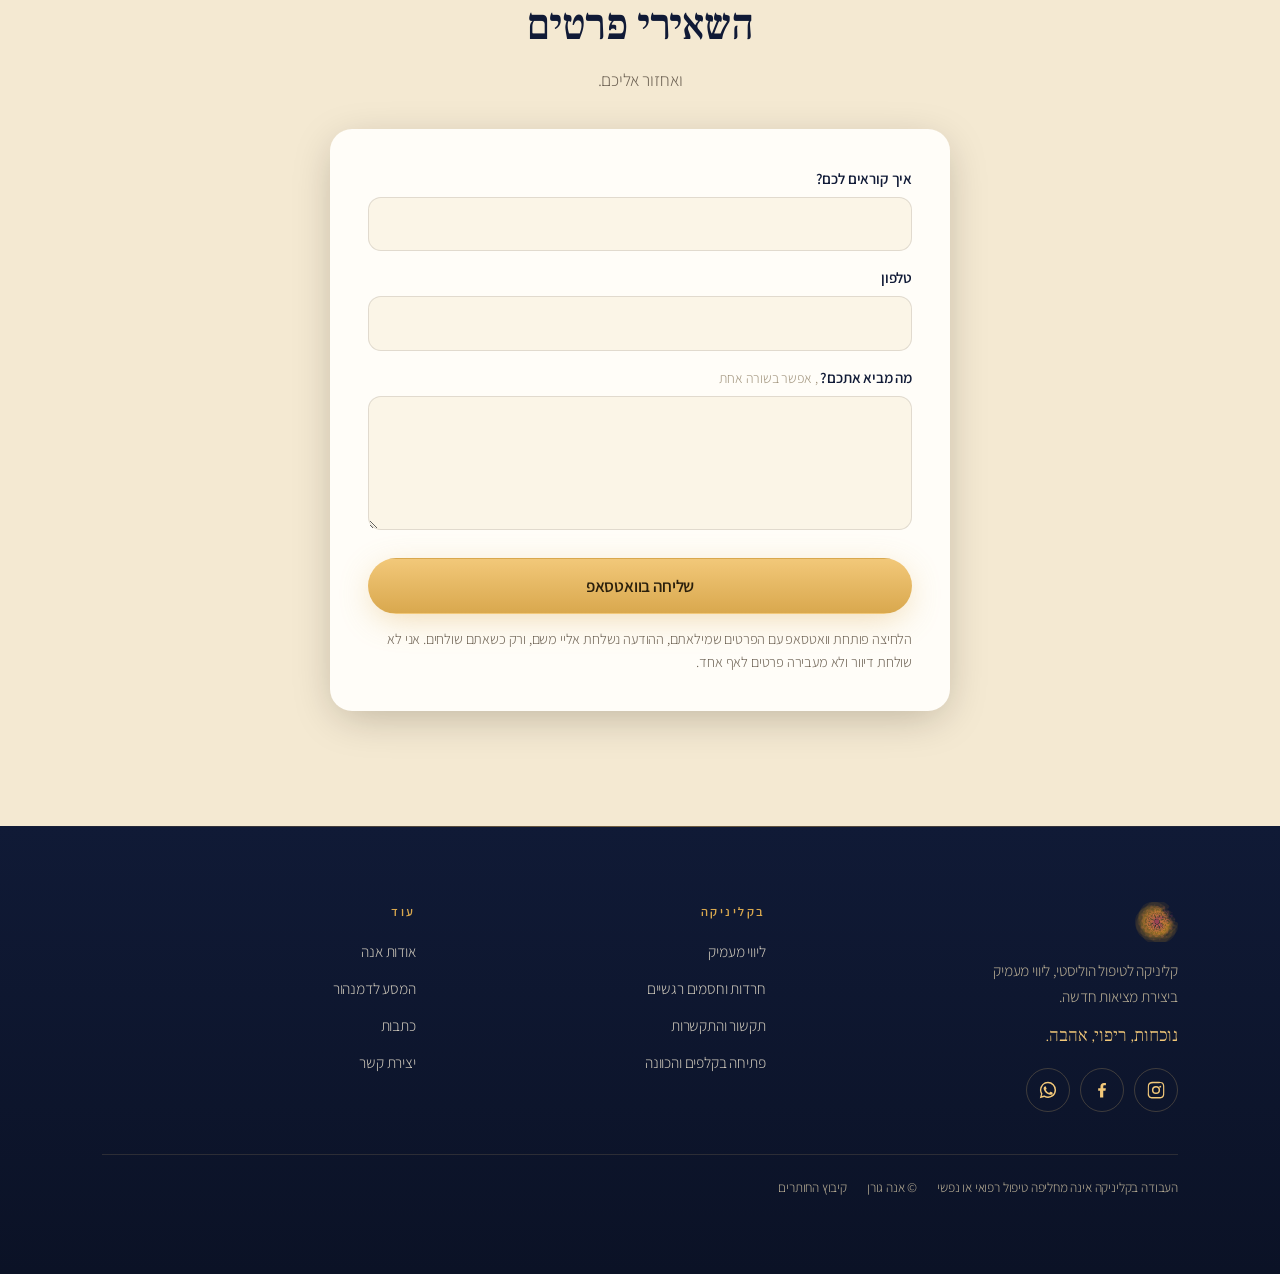
<file: contact.html>
<!DOCTYPE html>
<html lang="he" dir="rtl">
<head>
<meta charset="UTF-8">
<meta name="viewport" content="width=device-width, initial-scale=1, viewport-fit=cover">
<title>לדבר איתי · Ana Clinic, אנה גורן</title>
<meta name="description" content="שיחת היכרות של 20 דקות, ללא עלות ובלי התחייבות. וואטסאפ, טלפון או השארת פרטים. קליניקה בקיבוץ החותרים וגם מרחוק.">
<meta property="og:title" content="לדבר איתי · אנה גורן">
<meta property="og:description" content="שיחת היכרות של 20 דקות, ללא עלות ובלי התחייבות.">
<link rel="preconnect" href="https://fonts.googleapis.com">
<link rel="preconnect" href="https://fonts.gstatic.com" crossorigin>
<link href="https://fonts.googleapis.com/css2?family=Assistant:wght@300;600&family=Frank+Ruhl+Libre:wght@300;500&family=Roboto+Mono:wght@300&display=swap" rel="stylesheet">
<link rel="stylesheet" href="assets/base.css">
<style>
/* ==========================================================================
   יצירת קשר — הרעיון: לא טופס. בורר.
   בוחרים מה מביא אתכם, ומקבלים הודעת וואטסאפ מוכנה. אפס חיכוך.
   ========================================================================== */

.chero{
  position:relative; overflow:hidden;
  background:
    radial-gradient(60% 46% at 78% 4%, rgba(242,200,121,.42), transparent 68%),
    radial-gradient(46% 40% at 8% 96%, rgba(184,92,56,.12), transparent 70%),
    linear-gradient(180deg, #FDF8EC 0%, var(--cream) 100%);
  padding-block:clamp(30px,4.5vw,56px) clamp(26px,4vw,44px);
}
.chero__top{ text-align:center; max-width:620px; margin-inline:auto }
.chero h1{
  font-family:var(--serif); font-weight:500;
  font-size:clamp(31px,7vw,52px); line-height:1.14; color:var(--night);
  margin-block:.4em .2em;
}
.chero h1 span{
  background:linear-gradient(95deg, var(--terra) 15%, var(--gold-deep) 85%);
  -webkit-background-clip:text; background-clip:text; color:transparent;
}
.chero__alt{ text-align:center; margin-top:1.4em; font-size:15.5px; color:var(--ink-2) }

/* ── השיחה ── */
.convo{
  max-width:480px; margin:1.8em auto 0;
  background:linear-gradient(180deg, #EDE3D4, #E7DCC9);
  border-radius:22px; padding:16px 16px 18px;
  box-shadow:var(--shadow); border:1px solid rgba(36,31,24,.07);
}
.convo__head{
  display:flex; align-items:center; gap:11px;
  padding-bottom:13px; margin-bottom:14px;
  border-bottom:1px solid rgba(36,31,24,.09);
}
.convo__head img{ width:44px; height:44px; border-radius:50%; object-fit:cover; object-position:46% 26% }
.convo__head b{ display:block; font-size:16px; font-weight:600; color:var(--ink) }
.convo__head span{ font-size:13px; color:var(--ink-2) }

.convo__typing{
  display:inline-flex; gap:5px; align-items:center;
  background:#F6EEDE; border-radius:16px 16px 16px 4px;
  padding:14px 18px; box-shadow:0 1px 2px rgba(36,31,24,.11);
}
.convo__typing i{
  width:8px; height:8px; border-radius:50%; background:var(--ink-3);
}
@media (prefers-reduced-motion: no-preference){
  .convo__typing i{ animation:tDot 1.2s ease-in-out infinite }
  .convo__typing i:nth-child(2){ animation-delay:.18s }
  .convo__typing i:nth-child(3){ animation-delay:.36s }
}
@keyframes tDot{ 0%,60%,100%{ transform:translateY(0); opacity:.5 } 30%{ transform:translateY(-5px); opacity:1 } }

.convo__msg{
  position:relative; background:#F6EEDE;
  border-radius:16px 16px 16px 4px; padding:13px 16px 24px;
  box-shadow:0 1px 2px rgba(36,31,24,.11); max-width:94%;
}
.convo__msg p{ font-size:17.5px; line-height:1.55; color:var(--ink) }
.convo__time{ position:absolute; inset-block-end:7px; inset-inline-start:13px; font-size:11.5px; color:var(--ink-3) }

.convo__replies{ display:flex; flex-direction:column; gap:9px; margin-top:16px }
.convo__chip{
  display:flex; align-items:center; justify-content:center;
  min-height:52px; padding:13px 18px;
  border-radius:980px; border:1.5px solid rgba(184,92,56,.4);
  background:rgba(255,253,248,.85);
  font-size:16.5px; font-weight:600; color:var(--ink);
  transition:background var(--d-base) var(--e-out), border-color var(--d-base) var(--e-out),
             transform var(--d-press) var(--e-out);
}
.convo__chip:hover{ background:#fff; border-color:var(--gold); transform:translateY(-2px) }
.convo__chip:active{ transform:translateY(1px) }
.convo__go{ width:100%; margin-top:12px }

/* טיימליין הכניסה — מוסתר עד שה-JS חושף. בלי JS הכול גלוי */
.js .convo[data-play] .convo__msg,
.js .convo[data-play] .convo__replies,
.js .convo[data-play] .convo__go{ opacity:0; transform:translateY(14px) }
.js .convo .convo__msg,
.js .convo .convo__replies,
.js .convo .convo__go{ transition:opacity 420ms var(--e-reveal), transform 460ms cubic-bezier(.2,1.05,.35,1) }
.js .convo.s1 .convo__typing{ display:none }
.js .convo.s1 .convo__msg{ opacity:1; transform:none }
.js .convo.s2 .convo__replies{ opacity:1; transform:none }
.js .convo.s2 .convo__go{ opacity:1; transform:none; transition-delay:120ms }
.js .convo:not([data-play]) .convo__typing{ display:none }

/* ---------------------------------------------- הבורר · הלב של העמוד -- */
.picker{ background:var(--cream-2) }
.picker__card{
  max-width:760px; margin-inline:auto;
  background:var(--white); border-radius:22px;
  padding:clamp(22px,4.2vw,38px);
  box-shadow:var(--shadow); border-top:5px solid var(--gold);
}
.picker__step{
  display:flex; align-items:center; gap:10px; margin-bottom:1em;
}
.picker__step i{
  flex-shrink:0; font-style:normal; display:grid; place-items:center;
  width:30px; height:30px; border-radius:50%;
  background:linear-gradient(180deg, var(--gold-hi), var(--gold));
  font-family:var(--serif); font-weight:500; font-size:15px; color:#2A1F0C;
}
.picker__step b{ font-family:var(--serif); font-weight:500; font-size:19.5px; color:var(--night) }

.opts{ display:grid; gap:10px }
@media (min-width:600px){ .opts{ grid-template-columns:1fr 1fr } }
.opt{
  display:flex; align-items:center; gap:12px; text-align:start;
  padding:15px 16px; border-radius:14px; min-height:60px;
  background:var(--cream); border:1.5px solid transparent;
  font-size:16.5px; line-height:1.4; color:var(--ink);
  transition:border-color var(--d-base) var(--e-out), background var(--d-base) var(--e-out),
             transform var(--d-press) var(--e-out);
  width:100%;
}
.opt:hover{ background:#fff; border-color:rgba(184,92,56,.3) }
.opt[aria-pressed="true"]{
  background:linear-gradient(160deg, rgba(217,168,78,.18), rgba(184,92,56,.09));
  border-color:var(--gold);
}
.opt__dot{
  flex-shrink:0; width:22px; height:22px; border-radius:50%;
  border:2px solid var(--ink-3); display:grid; place-items:center;
  transition:border-color var(--d-base) var(--e-out), background var(--d-base) var(--e-out);
}
.opt[aria-pressed="true"] .opt__dot{ background:var(--gold); border-color:var(--gold) }
.opt__dot::after{
  content:''; width:8px; height:8px; border-radius:50%; background:#fff;
  opacity:0; transition:opacity var(--d-base) var(--e-out);
}
.opt[aria-pressed="true"] .opt__dot::after{ opacity:1 }

.picker__note{
  margin-top:1.3em; font-size:15px; color:var(--ink-2); line-height:1.55;
}

/* תצוגה מקדימה של ההודעה */
.preview{
  margin-top:1.6em; padding-top:1.5em; border-top:1px solid var(--hair-c);
}
.preview__label{
  display:block; font-size:12.5px; font-weight:600; letter-spacing:.14em;
  text-transform:uppercase; color:var(--terra); margin-bottom:.8em;
}
.bubble{
  position:relative; background:#F6EEDE; border-radius:14px 14px 4px 14px;
  padding:14px 16px 22px; box-shadow:0 1px 2px rgba(36,31,24,.11);
  font-size:17px; line-height:1.55; color:var(--ink);
  max-width:92%; margin-inline-start:auto;
}
.bubble__t{
  position:absolute; inset-block-end:6px; inset-inline-start:12px;
  font-size:11px; color:var(--ink-3);
}
.preview__go{ margin-top:1.3em }
.preview__go .btn{ width:100% }
@media (min-width:600px){ .preview__go .btn{ width:auto } }

/* ------------------------------------------------------- דרכי קשר ----- */
.ways{ display:grid; gap:12px; margin-top:2.2em; max-width:760px; margin-inline:auto }
@media (min-width:640px){ .ways{ grid-template-columns:repeat(3,1fr) } }
.way{
  display:flex; flex-direction:column; align-items:center; text-align:center; gap:9px;
  padding:24px 18px; border-radius:18px; min-height:130px; justify-content:center;
  background:var(--white); box-shadow:var(--shadow);
  border-top:4px solid transparent;
  transition:transform var(--d-base) var(--e-out);
}
.way:hover{ transform:translateY(-4px) }
.way:nth-child(1){ border-top-color:var(--v-teal) }
.way:nth-child(2){ border-top-color:var(--gold) }
.way:nth-child(3){ border-top-color:var(--v-rose) }
.way__ico{
  width:48px; height:48px; border-radius:50%; display:grid; place-items:center;
  background:var(--cream); color:var(--terra);
}
.way__ico svg{ width:23px; height:23px; fill:currentColor }
.way b{ font-size:17px; font-weight:600; color:var(--night) }
.way span{ font-size:14.5px; color:var(--ink-2); line-height:1.45 }
.way .mono{ font-size:15px; color:var(--terra); letter-spacing:.02em }

/* ------------------------------------------------------- מה קורה ------ */
.next{ background:var(--cream) }
.next__steps{ display:grid; gap:16px; margin-top:2.1em }
@media (min-width:780px){ .next__steps{ grid-template-columns:repeat(3,1fr) } }
.nstep{
  background:var(--white); border-radius:18px; padding:26px 24px;
  box-shadow:var(--shadow); position:relative; overflow:hidden;
}
.nstep::before{ content:''; position:absolute; inset-inline:0; inset-block-start:0; height:4px }
.nstep:nth-child(1)::before{ background:linear-gradient(90deg, var(--gold), var(--gold-hi)) }
.nstep:nth-child(2)::before{ background:linear-gradient(90deg, var(--terra), var(--v-rose)) }
.nstep:nth-child(3)::before{ background:linear-gradient(90deg, var(--v-teal), var(--indigo)) }
.nstep i{
  display:inline-grid; place-items:center; font-style:normal;
  width:40px; height:40px; border-radius:50%; margin-bottom:.9em;
  background:linear-gradient(180deg, var(--gold-hi), var(--gold));
  font-family:var(--serif); font-weight:500; font-size:17px; color:#2A1F0C;
}
.nstep b{ display:block; font-family:var(--serif); font-weight:500; font-size:20px; color:var(--night); margin-bottom:.4em }
.nstep p{ font-size:16px; line-height:1.62; color:var(--ink-2) }

/* ------------------------------------------------------- טופס --------- */
.formwrap{ background:var(--cream-2) }
.form{
  max-width:620px; margin:2em auto 0;
  background:var(--white); border-radius:22px; box-shadow:var(--shadow);
  padding:clamp(22px,4.2vw,38px);
}
.field{ margin-bottom:15px }
.field label{ display:block; font-size:15px; font-weight:600; margin-bottom:7px; color:var(--night) }
.field label em{ font-style:normal; font-weight:300; color:var(--ink-3); font-size:14px }
.field input, .field textarea, .field select{
  width:100%; min-height:52px; padding:13px 16px;
  border:1.5px solid var(--hair-c); border-radius:13px;
  background:var(--cream); font:inherit; font-size:17px; color:var(--ink);
  transition:border-color var(--d-base) var(--e-out), background var(--d-base) var(--e-out);
}
.field textarea{ min-height:110px; resize:vertical; line-height:1.55 }
.field input:focus, .field textarea:focus, .field select:focus{
  outline:none; border-color:var(--gold); background:#fff;
}
.form__note{ font-size:14.5px; color:var(--ink-2); margin-top:14px; line-height:1.55 }
.form .btn{ width:100%; margin-top:6px }

/* ------------------------------------------------------- מיקום -------- */
.place{
  max-width:760px; margin:2em auto 0; padding:24px 26px; border-radius:18px;
  background:linear-gradient(160deg, rgba(217,168,78,.13), rgba(47,143,140,.07));
  border:1px solid var(--hair-c);
}
.place b{ display:block; font-family:var(--serif); font-weight:500; font-size:20px; color:var(--night); margin-bottom:.4em }
.place p{ font-size:16.5px; line-height:1.65; color:var(--ink-2) }
</style>
</head>
<body>

<!-- ═══════════ ניווט ═══════════ -->
<header class="nav">
 <div class="wrap nav__in">
 <a class="nav__logo" href="index.html" aria-label="Ana Clinic — לדף הבית">
 <img src="images/logo.png" alt="Ana Clinic · אנה גורן" width="120" height="36">
 </a>
 <nav aria-label="ניווט ראשי">
 <ul class="nav__list">
 <li><a href="index.html">בית</a></li>
 <li><a href="index.html#services">הטיפולים</a></li>
 <li><a href="index.html#method">השיטה</a></li>
 <li><a href="index.html#anna">אודות אנה</a></li>
 <li><a href="damanhur.html">המסע לדמנהור</a></li>
 <li><a href="blog.html">כתבות</a></li>
 </ul>
 </nav>
 <div class="nav__cta"><a class="btn btn--gold" href="https://wa.me/972544421454">וואטסאפ</a></div>
 <button class="nav__burger" type="button" aria-expanded="false" aria-label="פתיחת תפריט"><span></span></button>
 </div>
</header>

<div class="sheet" data-open="false" role="dialog" aria-label="תפריט">
 <div class="sheet__top">
 <img src="images/logo-light.png" alt="Ana Clinic" width="120" height="36">
 <button class="sheet__x" type="button" aria-label="סגירת תפריט">×</button>
 </div>
 <ul class="sheet__list">
 <li><a href="index.html">בית</a></li>
 <li><a href="index.html#identify">מה מעורר הזדהות</a></li>
 <li><a href="index.html#method">השיטה</a></li>
 <li><a href="index.html#services">הטיפולים</a></li>
 <li><a href="index.html#anna">אודות אנה</a></li>
 <li><a href="damanhur.html">המסע לדמנהור</a></li>
 <li><a href="blog.html">כתבות</a></li>
 <li><a href="contact.html">יצירת קשר</a></li>
 </ul>
 <div class="sheet__foot"><a class="btn btn--gold" href="https://wa.me/972544421454" style="width:100%">וואטסאפ</a></div>
</div>

<main>

<!-- ═══════════ הירו ═══════════ -->
<section class="chero">
 <div class="wrap">
  <div class="chero__top rev">
   <span class="eyebrow">שיחת היכרות · ללא עלות</span>
   <h1>ההודעה הראשונה<br><span>כבר מחכה לך.</span></h1>
  </div>

  <!-- השיחה — אנה מקלידה, ההודעה מופיעה, נשאר רק להשיב -->
  <div class="convo rev" data-d="1" id="convo">
   <div class="convo__head">
    <img src="images/anna-square.jpg" alt="" width="44" height="44">
    <div><b>אנה גורן</b><span>בדרך כלל עונה תוך כמה שעות</span></div>
   </div>

   <div class="convo__typing" id="cvTyping"><i></i><i></i><i></i></div>

   <div class="convo__msg" id="cvMsg">
    <p>היי 🙂 אני אנה. ספרו לי במשפט אחד מה מביא אתכם, ואני אחזור אליכם עוד היום או מחר.</p>
    <span class="convo__time">עכשיו</span>
   </div>

   <div class="convo__replies" id="cvReplies">
    <a class="convo__chip" href="https://wa.me/972544421454?text=%D7%94%D7%99%D7%99%20%D7%90%D7%A0%D7%94%2C%20%D7%90%D7%A9%D7%9E%D7%97%20%D7%9C%D7%A9%D7%99%D7%97%D7%AA%20%D7%94%D7%99%D7%9B%D7%A8%D7%95%D7%AA">אשמח לשיחת היכרות 👋</a>
    <a class="convo__chip" href="https://wa.me/972544421454?text=%D7%94%D7%99%D7%99%20%D7%90%D7%A0%D7%94%2C%20%D7%99%D7%A9%20%D7%9C%D7%99%20%D7%A9%D7%90%D7%9C%D7%94">יש לי שאלה</a>
    <a class="convo__chip" href="https://wa.me/972544421454?text=%D7%94%D7%99%D7%99%20%D7%90%D7%A0%D7%94%2C%20%D7%9E%D7%A2%D7%A0%D7%99%D7%99%D7%9F%20%D7%90%D7%95%D7%AA%D7%99%20%D7%94%D7%9E%D7%A1%D7%A2%20%D7%9C%D7%93%D7%9E%D7%A0%D7%94%D7%95%D7%A8">מעניין אותי המסע לדמנהור ✨</a>
   </div>

   <a class="btn btn--gold convo__go" href="https://wa.me/972544421454">להשיב לאנה בוואטסאפ</a>
  </div>

  <p class="chero__alt rev" data-d="2">רוצים לדייק? <a class="txt-link" href="#picker">בחרו נושא ואופן מפגש למטה</a></p>
 </div>
</section>

<!-- ═══════════ הבורר ═══════════ -->
<section class="sect picker" id="picker">
 <div class="wrap">
 <div class="picker__card rev">

 <div class="picker__step"><i>1</i><b>מה מביא אתכם?</b></div>
 <div class="opts" role="group" aria-label="בחירת נושא">
 <button class="opt" type="button" aria-pressed="false" data-topic="ליווי מעמיק">
 <span class="opt__dot"></span> משהו חוזר ואני רוצה שישתנה
 </button>
 <button class="opt" type="button" aria-pressed="false" data-topic="חרדות וחסמים">
 <span class="opt__dot"></span> חרדות, פחדים או חסמים
 </button>
 <button class="opt" type="button" aria-pressed="false" data-topic="תקשור">
 <span class="opt__dot"></span> תקשור והתקשרות
 </button>
 <button class="opt" type="button" aria-pressed="false" data-topic="קלפים והכוונה">
 <span class="opt__dot"></span> פתיחה בקלפים והכוונה
 </button>
 <button class="opt" type="button" aria-pressed="false" data-topic="המסע לדמנהור">
 <span class="opt__dot"></span> המסע לדמנהור
 </button>
 <button class="opt" type="button" aria-pressed="false" data-topic="עוד לא בטוחה">
 <span class="opt__dot"></span> עוד לא סגור לי, רוצה לשאול
 </button>
 </div>

 <div class="picker__step" style="margin-top:1.8em"><i>2</i><b>איך נוח לכם?</b></div>
 <div class="opts" role="group" aria-label="בחירת אופן פגישה">
 <button class="opt" type="button" aria-pressed="false" data-mode="פרונטלי בקיבוץ החותרים">
 <span class="opt__dot"></span> פרונטלי, בקליניקה
 </button>
 <button class="opt" type="button" aria-pressed="false" data-mode="מרחוק">
 <span class="opt__dot"></span> מרחוק
 </button>
 </div>

 <p class="picker__note">
 אין חובה לבחור. אפשר פשוט ללחוץ על הכפתור למטה ולכתוב מה שרוצים.
 </p>

 <div class="preview">
 <span class="preview__label">ההודעה שתישלח</span>
 <div class="bubble">
 <span id="msg">היי אנה, הגעתי מהאתר ורציתי לשאול משהו.</span>
 <span class="bubble__t">עכשיו ✓✓</span>
 </div>
 <div class="preview__go">
 <a class="btn btn--gold" id="go" href="https://wa.me/972544421454">לפתוח בוואטסאפ ←</a>
 </div>
 </div>

 </div>
 </div>
</section>

<!-- ═══════════ דרכי קשר ═══════════ -->
<section class="sect sect--tight">
 <div class="wrap">
 <div class="read center rev">
 <span class="eyebrow">או פשוט</span>
 <h2 class="h-sect" style="margin-top:.5em; color:var(--night)">בדרך שנוחה לכם</h2>
 </div>

 <div class="ways rev" data-d="1">
 <a class="way" href="https://wa.me/972544421454">
 <span class="way__ico"><svg viewBox="0 0 24 24" aria-hidden="true"><path d="M12 2.2A9.7 9.7 0 002.3 11.9c0 1.7.45 3.35 1.3 4.8L2.2 21.8l5.25-1.35a9.7 9.7 0 0014.25-8.55A9.7 9.7 0 0012 2.2zm0 1.8a7.9 7.9 0 110 15.8 7.9 7.9 0 01-4.1-1.15l-.3-.18-3.05.8.8-3-.18-.3A7.9 7.9 0 0112 4zm-3.6 3.7c-.18 0-.47.07-.72.34-.25.27-.95.93-.95 2.25 0 1.33.96 2.6 1.1 2.78.13.18 1.87 2.98 4.6 4.06 2.27.9 2.73.72 3.22.67.5-.04 1.6-.65 1.83-1.29.22-.63.22-1.17.16-1.28-.07-.11-.25-.18-.53-.32-.27-.13-1.6-.79-1.85-.88-.25-.09-.43-.13-.6.14-.19.27-.7.9-.86 1.08-.16.18-.32.2-.6.07-.27-.14-1.16-.43-2.2-1.36-.82-.73-1.37-1.63-1.53-1.9-.16-.28-.02-.43.12-.56.13-.14.27-.32.4-.48.14-.16.19-.27.28-.45.09-.18.04-.34-.02-.47-.07-.14-.6-1.47-.83-2-.2-.5-.4-.5-.56-.5z"/></svg></span>
 <b>וואטסאפ</b>
 <span>הכי מהיר. בדרך כלל עונה תוך כמה שעות</span>
 </a>

 <a class="way" href="tel:0544421454">
 <span class="way__ico"><svg viewBox="0 0 24 24" aria-hidden="true"><path d="M6.6 10.8c1.4 2.8 3.8 5.1 6.6 6.6l2.2-2.2c.3-.3.7-.4 1-.2 1.1.4 2.3.6 3.6.6.6 0 1 .4 1 1V20c0 .6-.4 1-1 1C10.6 21 3 13.4 3 4c0-.6.4-1 1-1h3.5c.6 0 1 .4 1 1 0 1.2.2 2.4.6 3.6.1.3 0 .7-.2 1l-2.3 2.2z"/></svg></span>
 <b>טלפון</b>
 <span class="mono">054 עד 4421454</span>
 </a>

 <a class="way" href="mailto:annagoren55@gmail.com">
 <span class="way__ico"><svg viewBox="0 0 24 24" aria-hidden="true"><path d="M4 5h16c1.1 0 2 .9 2 2v10c0 1.1-.9 2-2 2H4c-1.1 0-2-.9-2-2V7c0-1.1.9-2 2-2zm8 7L4.5 7h15L12 12zm0 2.2L4 8.5V17h16V8.5l-8 5.7z"/></svg></span>
 <b>מייל</b>
 <span>annagoren55@gmail.com</span>
 </a>
 </div>
 </div>
</section>

<!-- ═══════════ מה קורה עכשיו ═══════════ -->
<section class="sect next">
 <div class="wrap">
 <div class="read center rev">
 <span class="eyebrow">בלי הפתעות</span>
 <h2 class="h-sect" style="margin-top:.5em; color:var(--night)">מה קורה אחרי שפונים</h2>
 </div>

 <div class="next__steps rev" data-d="1">
 <div class="nstep">
 <i>1</i>
 <b>אני חוזרת אליכם</b>
 <p>בדרך כלל תוך כמה שעות, ולכל היותר ביום העסקים הבא. אם דחוף, לכתוב את זה בהודעה.</p>
 </div>
 <div class="nstep">
 <i>2</i>
 <b>שיחה של 20 דקות</b>
 <p>מתי שנוח לכם. מספרים מה מביא אתכם, אני שואלת כמה שאלות. בלי עלות ובלי התחייבות.</p>
 </div>
 <div class="nstep">
 <i>3</i>
 <b>מחליטים יחד</b>
 <p>אם זה מתאים, קובעים מפגש ראשון. אם לא, אפנה אתכם למי שכן. גם זו תשובה טובה.</p>
 </div>
 </div>

 <div class="place rev" data-d="2">
 <b>איפה זה קורה</b>
 <p>
 הקליניקה נמצאת ב<strong style="font-weight:600">קיבוץ החותרים</strong>, והכתובת המדויקת
 נשלחת בתיאום הפגישה. חלק מהעבודה מתקיימת גם מרחוק ועובדת מצוין, אם המרחק הוא
 השיקול היחיד, זו לא סיבה לוותר.
 </p>
 </div>
 </div>
</section>

<!-- ═══════════ טופס ═══════════ -->
<section class="sect formwrap">
 <div class="wrap">
 <div class="read center rev">
 <span class="eyebrow">נוח יותר לכתוב?</span>
 <h2 class="h-sect" style="margin-top:.5em; color:var(--night)">השאירי פרטים</h2>
 <p style="margin-top:.9em; color:var(--ink-2)">ואחזור אליכם.</p>
 </div>

 <!--
      ⬜ הטופס סטטי. צריך יעד שליחה לפני עלייה לאוויר.
      אופציות: Formspree / Web3Forms (חינם, 5 דקות), חיבור לוורדפרס הקיים, או Google Form.
      עד אז — הכפתור פותח וואטסאפ עם הפרטים.
    -->
 <form class="form rev" data-d="1" id="leadForm">
 <div class="field">
 <label for="f-name">איך קוראים לכם?</label>
 <input id="f-name" name="name" type="text" autocomplete="name" required>
 </div>
 <div class="field">
 <label for="f-phone">טלפון</label>
 <input id="f-phone" name="phone" type="tel" inputmode="tel" autocomplete="tel" required>
 </div>
 <div class="field">
 <label for="f-msg">מה מביא אתכם? <em>, אפשר בשורה אחת</em></label>
 <textarea id="f-msg" name="message" rows="4"></textarea>
 </div>
 <button class="btn btn--gold" type="submit">שליחה בוואטסאפ</button>
 <p class="form__note">
 הלחיצה פותחת וואטסאפ עם הפרטים שמילאתם, ההודעה נשלחת אליי משם, ורק כשאתם שולחים. אני לא שולחת דיוור ולא מעבירה פרטים לאף אחד.
 </p>
 </form>
 </div>
</section>

</main>

<footer class="foot">
 <div class="wrap">
 <div class="foot__grid">
 <div>
 <div class="foot__logo"><img src="images/logo-light.png" alt="Ana Clinic" width="130" height="40"></div>
 <p style="font-size:15.5px; color:var(--pale-2); line-height:1.65; max-width:30ch">
 קליניקה לטיפול הוליסטי, ליווי מעמיק ביצירת מציאות חדשה.
 </p>
 <p style="font-family:var(--serif); font-size:18px; color:var(--gold-hi); margin-top:.7em">נוכחות, ריפוי, אהבה.</p>
 <div class="social" style="margin-top:18px">
 <a href="https://www.instagram.com/pashut.el.atzmi/" aria-label="אינסטגרם">
 <svg viewBox="0 0 24 24" aria-hidden="true"><path d="M12 2.2c3.2 0 3.6 0 4.9.07 1.2.05 1.8.25 2.2.42.6.23 1 .5 1.4.95.45.44.72.83.95 1.4.17.44.37 1.05.42 2.25.06 1.28.07 1.68.07 4.9s0 3.6-.07 4.9c-.05 1.2-.25 1.8-.42 2.2-.23.6-.5 1-.95 1.4-.44.45-.83.72-1.4.95-.44.17-1.05.37-2.25.42-1.28.06-1.68.07-4.9.07s-3.6 0-4.9-.07c-1.2-.05-1.8-.25-2.2-.42-.6-.23-1-.5-1.4-.95-.45-.44-.72-.83-.95-1.4-.17-.44-.37-1.05-.42-2.25C2.2 15.6 2.2 15.2 2.2 12s0-3.6.07-4.9c.05-1.2.25-1.8.42-2.2.23-.6.5-1 .95-1.4.44-.45.83-.72 1.4-.95.44-.17 1.05-.37 2.25-.42C8.4 2.2 8.8 2.2 12 2.2zm0 1.8c-3.15 0-3.5 0-4.72.07-.92.04-1.4.19-1.72.31-.44.17-.72.37-1.02.67-.3.3-.5.58-.67 1.02-.12.32-.27.8-.31 1.72C3.5 8.5 3.5 8.85 3.5 12s0 3.5.07 4.72c.4.92.19 1.4.31 1.72.17.44.37.72.67 1.02.3.3.58.5 1.02.67.32.12.8.27 1.72.31 1.22.06 1.57.07 4.72.07s3.5 0 4.72-.07c.92-.04 1.4-.19 1.72-.31.44-.17.72-.37 1.02-.67.3-.3.5-.58.67-1.02.12-.32.27-.8.31-1.72.06-1.22.07-1.57.07-4.72s0-3.5-.07-4.72c-.04-.92-.19-1.4-.31-1.72a2.7 2.7 0 00-.67-1.02 2.7 2.7 0 00-1.02-.67c-.32-.12-.8-.27-1.72-.31C15.5 4 15.15 4 12 4zm0 3.1a4.9 4.9 0 110 9.8 4.9 4.9 0 010-9.8zm0 1.8a3.1 3.1 0 100 6.2 3.1 3.1 0 000-6.2zm5.1-2.1a1.15 1.15 0 110 2.3 1.15 1.15 0 010-2.3z"/></svg>
 </a>
 <a href="https://www.facebook.com/PASHUT.EL.ATZMI/" aria-label="פייסבוק">
 <svg viewBox="0 0 24 24" aria-hidden="true"><path d="M13.5 21v-8h2.7l.4-3.1h-3.1V7.9c0-.9.25-1.5 1.55-1.5h1.65V3.6c-.3-.04-1.3-.13-2.45-.13-2.45 0-4.1 1.5-4.1 4.24v2.19H7.4V13h2.25v8z"/></svg>
 </a>
 <a href="https://wa.me/972544421454" aria-label="וואטסאפ">
 <svg viewBox="0 0 24 24" aria-hidden="true"><path d="M12 2.2A9.7 9.7 0 002.3 11.9c0 1.7.45 3.35 1.3 4.8L2.2 21.8l5.25-1.35a9.7 9.7 0 0014.25-8.55A9.7 9.7 0 0012 2.2zm0 1.8a7.9 7.9 0 110 15.8 7.9 7.9 0 01-4.1-1.15l-.3-.18-3.05.8.8-3-.18-.3A7.9 7.9 0 0112 4zm-3.6 3.7c-.18 0-.47.07-.72.34-.25.27-.95.93-.95 2.25 0 1.33.96 2.6 1.1 2.78.13.18 1.87 2.98 4.6 4.06 2.27.9 2.73.72 3.22.67.5-.04 1.6-.65 1.83-1.29.22-.63.22-1.17.16-1.28-.07-.11-.25-.18-.53-.32-.27-.13-1.6-.79-1.85-.88-.25-.09-.43-.13-.6.14-.19.27-.7.9-.86 1.08-.16.18-.32.2-.6.07-.27-.14-1.16-.43-2.2-1.36-.82-.73-1.37-1.63-1.53-1.9-.16-.28-.02-.43.12-.56.13-.14.27-.32.4-.48.14-.16.19-.27.28-.45.09-.18.04-.34-.02-.47-.07-.14-.6-1.47-.83-2-.2-.5-.4-.5-.56-.5z"/></svg>
 </a>
 </div>
 </div>
 <div>
 <h3>בקליניקה</h3>
 <ul>
 <li><a href="index.html#services">ליווי מעמיק</a></li>
 <li><a href="index.html#services">חרדות וחסמים רגשיים</a></li>
 <li><a href="index.html#services">תקשור והתקשרות</a></li>
 <li><a href="index.html#services">פתיחה בקלפים והכוונה</a></li>
 </ul>
 </div>
 <div>
 <h3>עוד</h3>
 <ul>
 <li><a href="index.html#anna">אודות אנה</a></li>
 <li><a href="damanhur.html">המסע לדמנהור</a></li>
 <li><a href="blog.html">כתבות</a></li>
 <li><a href="contact.html">יצירת קשר</a></li>
 </ul>
 </div>
 </div>
 <div class="foot__legal">
 <span>העבודה בקליניקה אינה מחליפה טיפול רפואי או נפשי</span>
 <span>© אנה גורן</span>
 <span>קיבוץ החותרים</span>
 </div>
 </div>
</footer>

<script src="assets/site.js" defer></script>
<script>
/* הבורר — בונה הודעת וואטסאפ מוכנה מהבחירות */
(function () {
  'use strict';
  var WA = 'https://wa.me/972544421454';
  var msgEl = document.getElementById('msg');
  var goEl  = document.getElementById('go');
  var opts  = document.querySelectorAll('.opt');
  var state = { topic: null, mode: null };

  function build() {
    var t = 'היי אנה, הגעתי מהאתר';
    if (state.topic === 'עוד לא בטוחה') t += ' ורציתי לשאול כמה שאלות';
    else if (state.topic)               t += ' בנוגע ל' + state.topic;
    else                                t += ' ורציתי לשאול משהו';
    if (state.mode) t += '. עדיף לי ' + state.mode;
    t += '.';
    return t;
  }

  function render() {
    var t = build();
    msgEl.textContent = t;
    goEl.href = WA + '?text=' + encodeURIComponent(t);
  }

  opts.forEach(function (b) {
    b.addEventListener('click', function () {
      var key  = b.hasAttribute('data-topic') ? 'topic' : 'mode';
      var attr = key === 'topic' ? 'data-topic' : 'data-mode';
      var val  = b.getAttribute(attr);
      var on   = b.getAttribute('aria-pressed') === 'true';

      document.querySelectorAll('[' + attr + ']').forEach(function (o) {
        o.setAttribute('aria-pressed', 'false');
      });
      if (on) { state[key] = null; }
      else    { b.setAttribute('aria-pressed', 'true'); state[key] = val; }
      render();
    });
  });

  render();

  /* הטופס — עד שיחובר יעד שליחה, פותח וואטסאפ עם הפרטים */
  var form = document.getElementById('leadForm');
  if (form) {
    form.addEventListener('submit', function (e) {
      e.preventDefault();
      var n = form.name.value.trim(), p = form.phone.value.trim(), m = form.message.value.trim();
      var t = 'היי אנה, זו ' + (n || '') + '.' + (m ? ' ' + m : ' הגעתי מהאתר.') + (p ? ' טלפון: ' + p : '');
      window.open(WA + '?text=' + encodeURIComponent(t), '_blank', 'noopener');
    });
  }
}());
</script>
<script>
/* השיחה: הקלדה 1.2ש → הודעה → תשובות מהירות */
(function () {
  var c = document.getElementById('convo');
  if (!c) return;
  var reduced = matchMedia('(prefers-reduced-motion: reduce)').matches;
  var isStatic = /[?&]static=1/.test(location.search);
  if (reduced || isStatic) { c.classList.add('s1','s2'); return; }
  c.setAttribute('data-play','');
  setTimeout(function () { c.classList.add('s1'); }, 1250);
  setTimeout(function () { c.classList.add('s2'); }, 1750);
}());
</script>
</body>
</html>
</file>
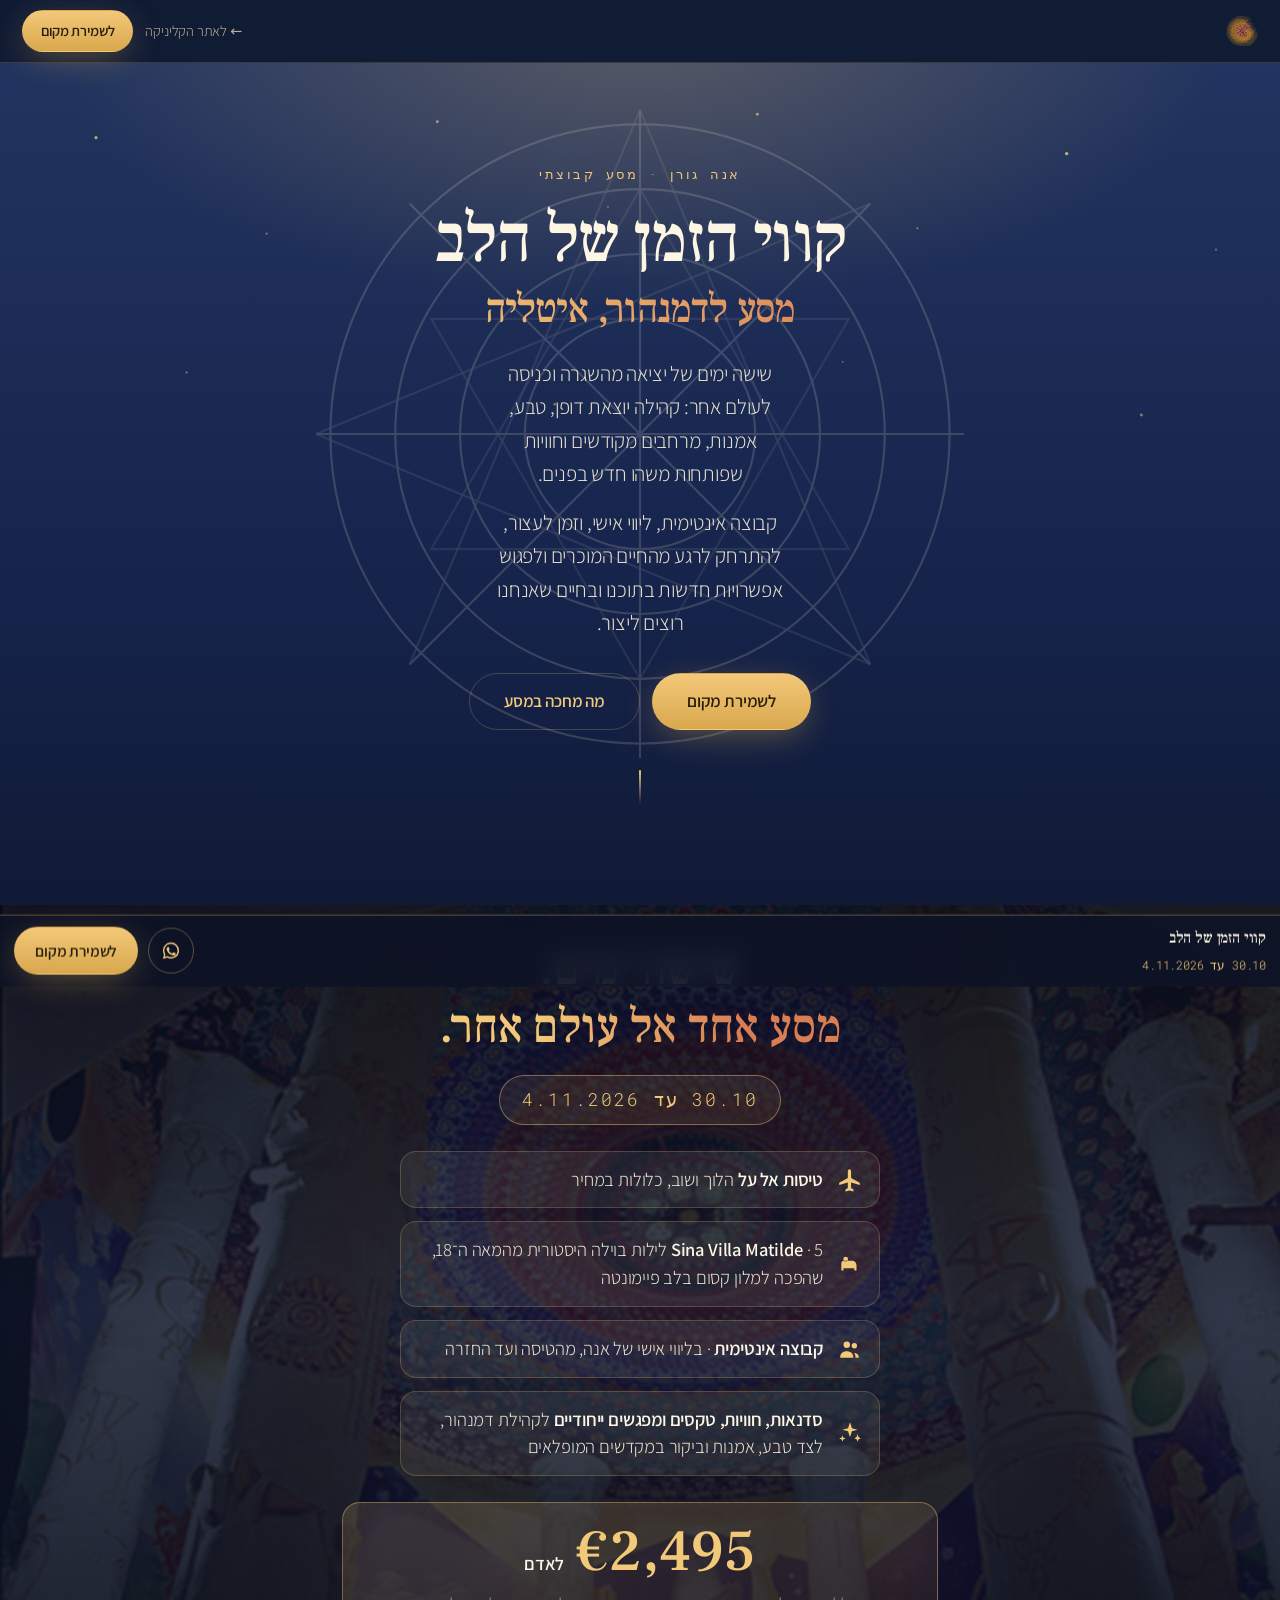
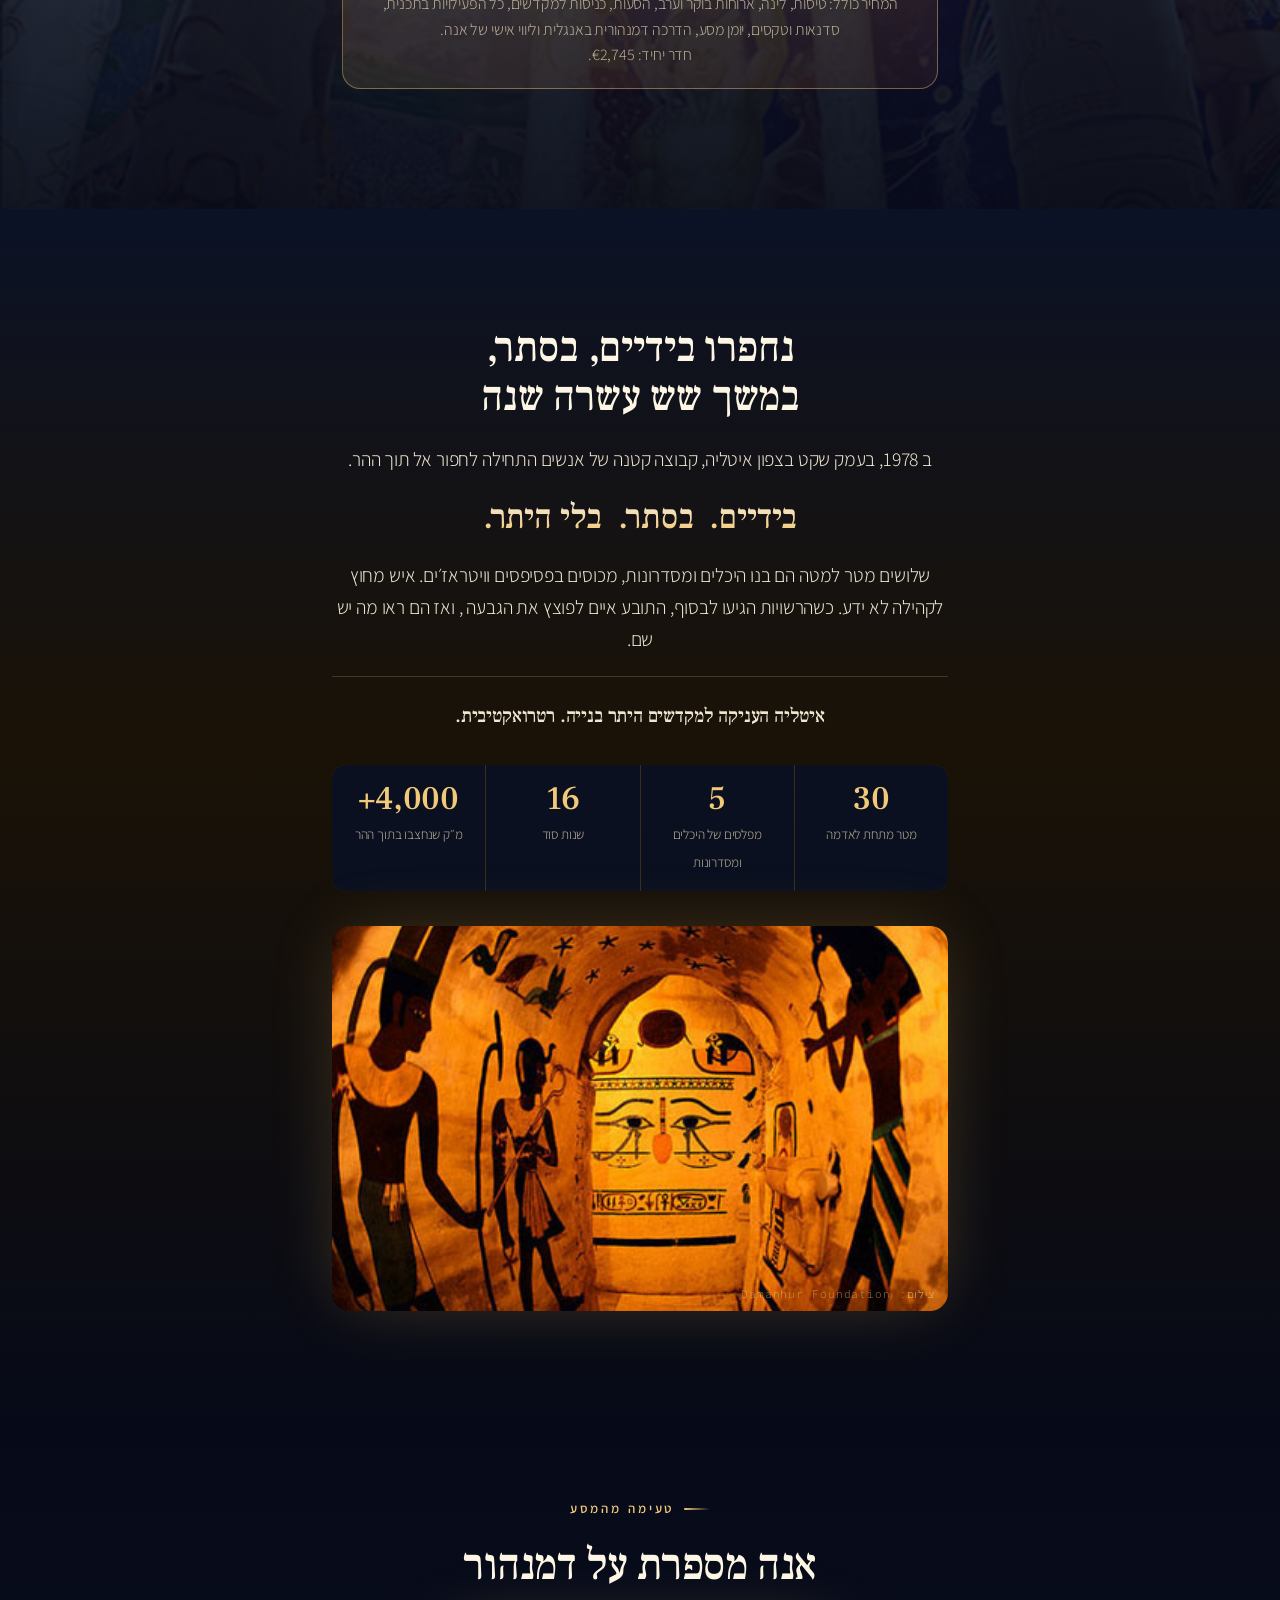
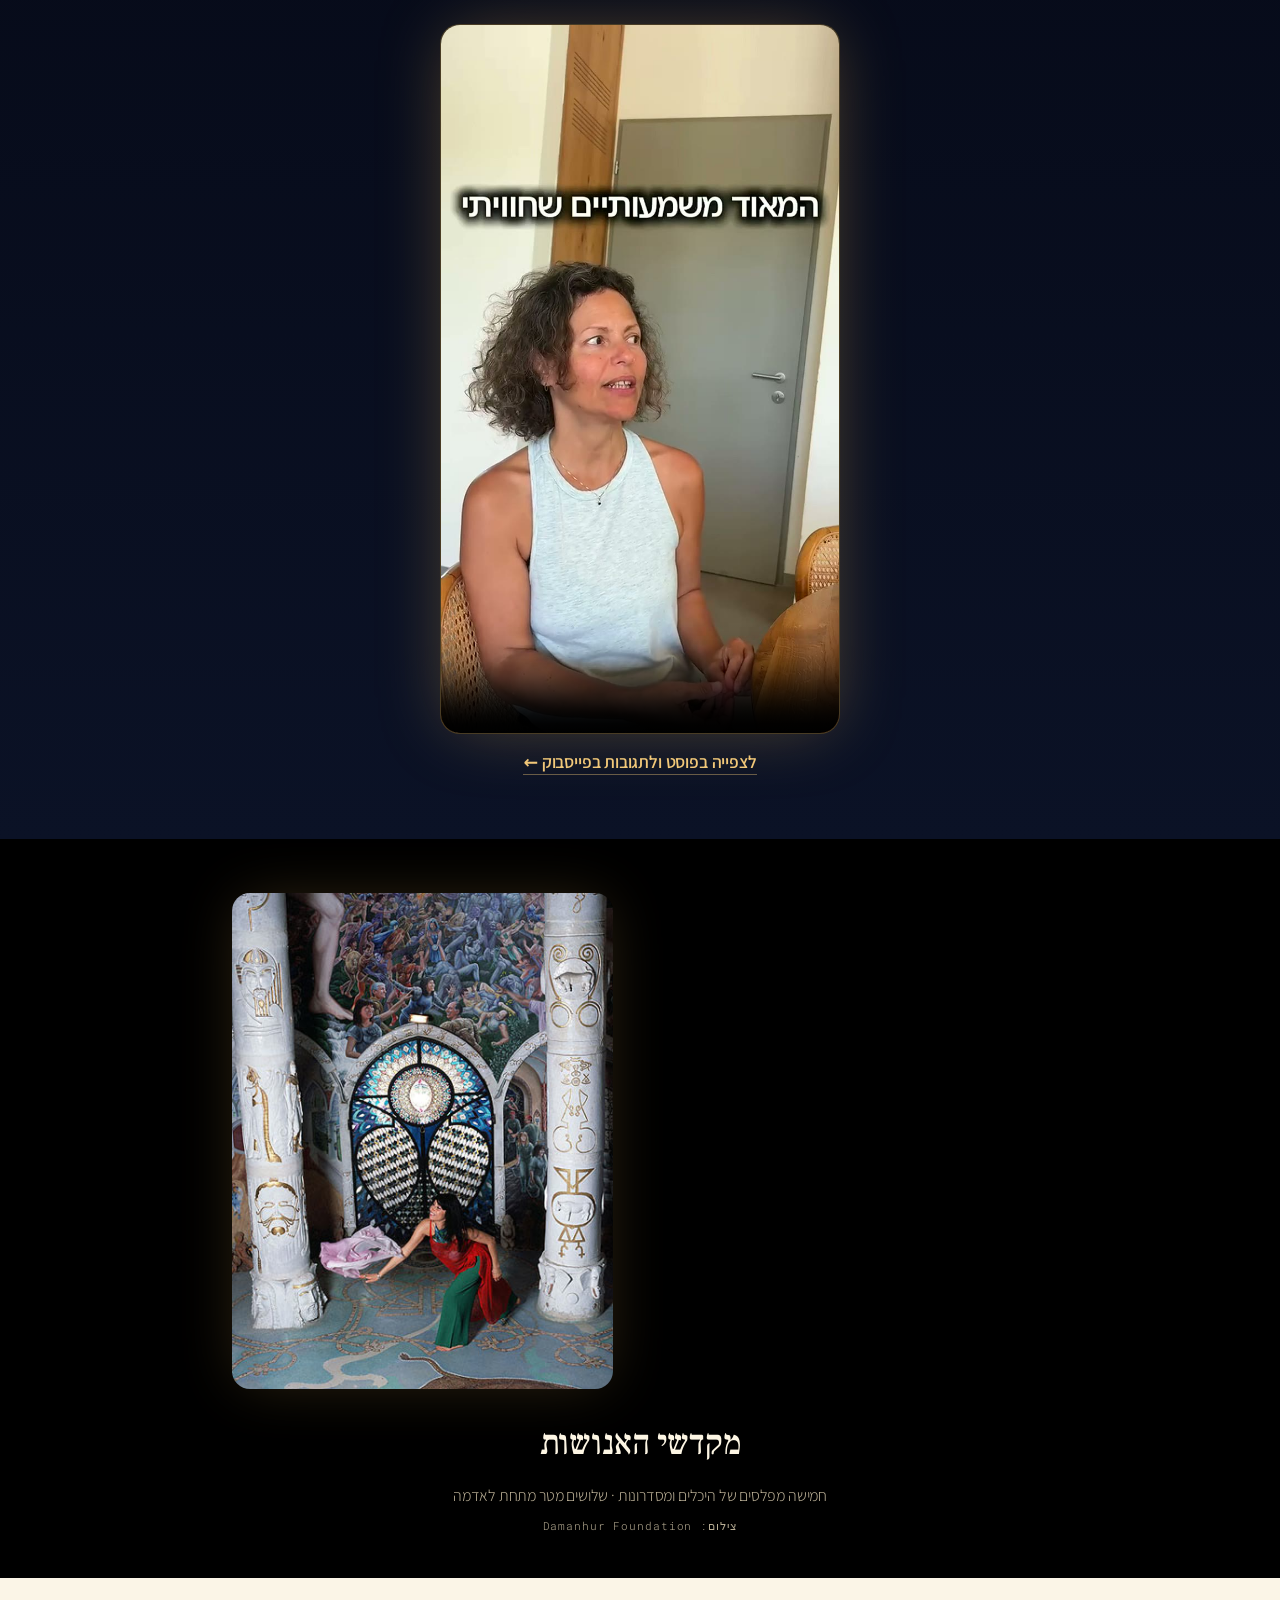
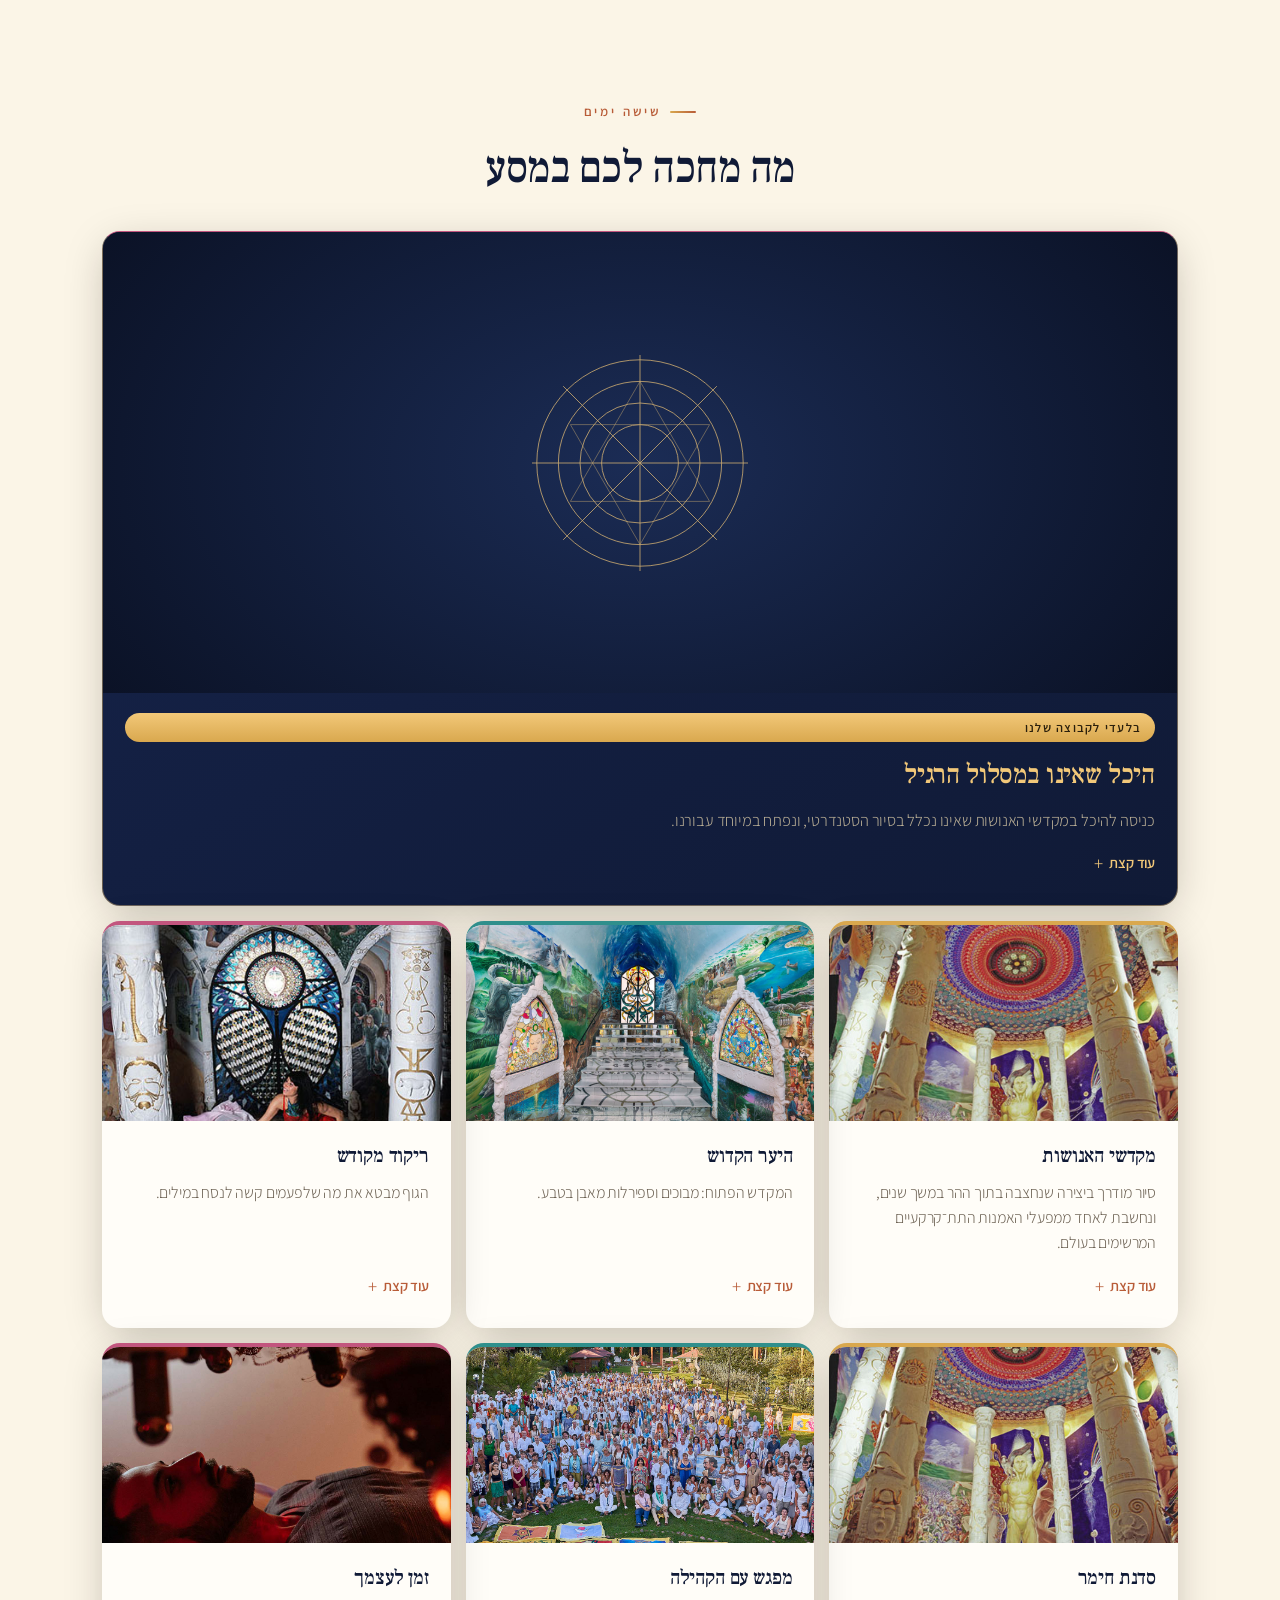
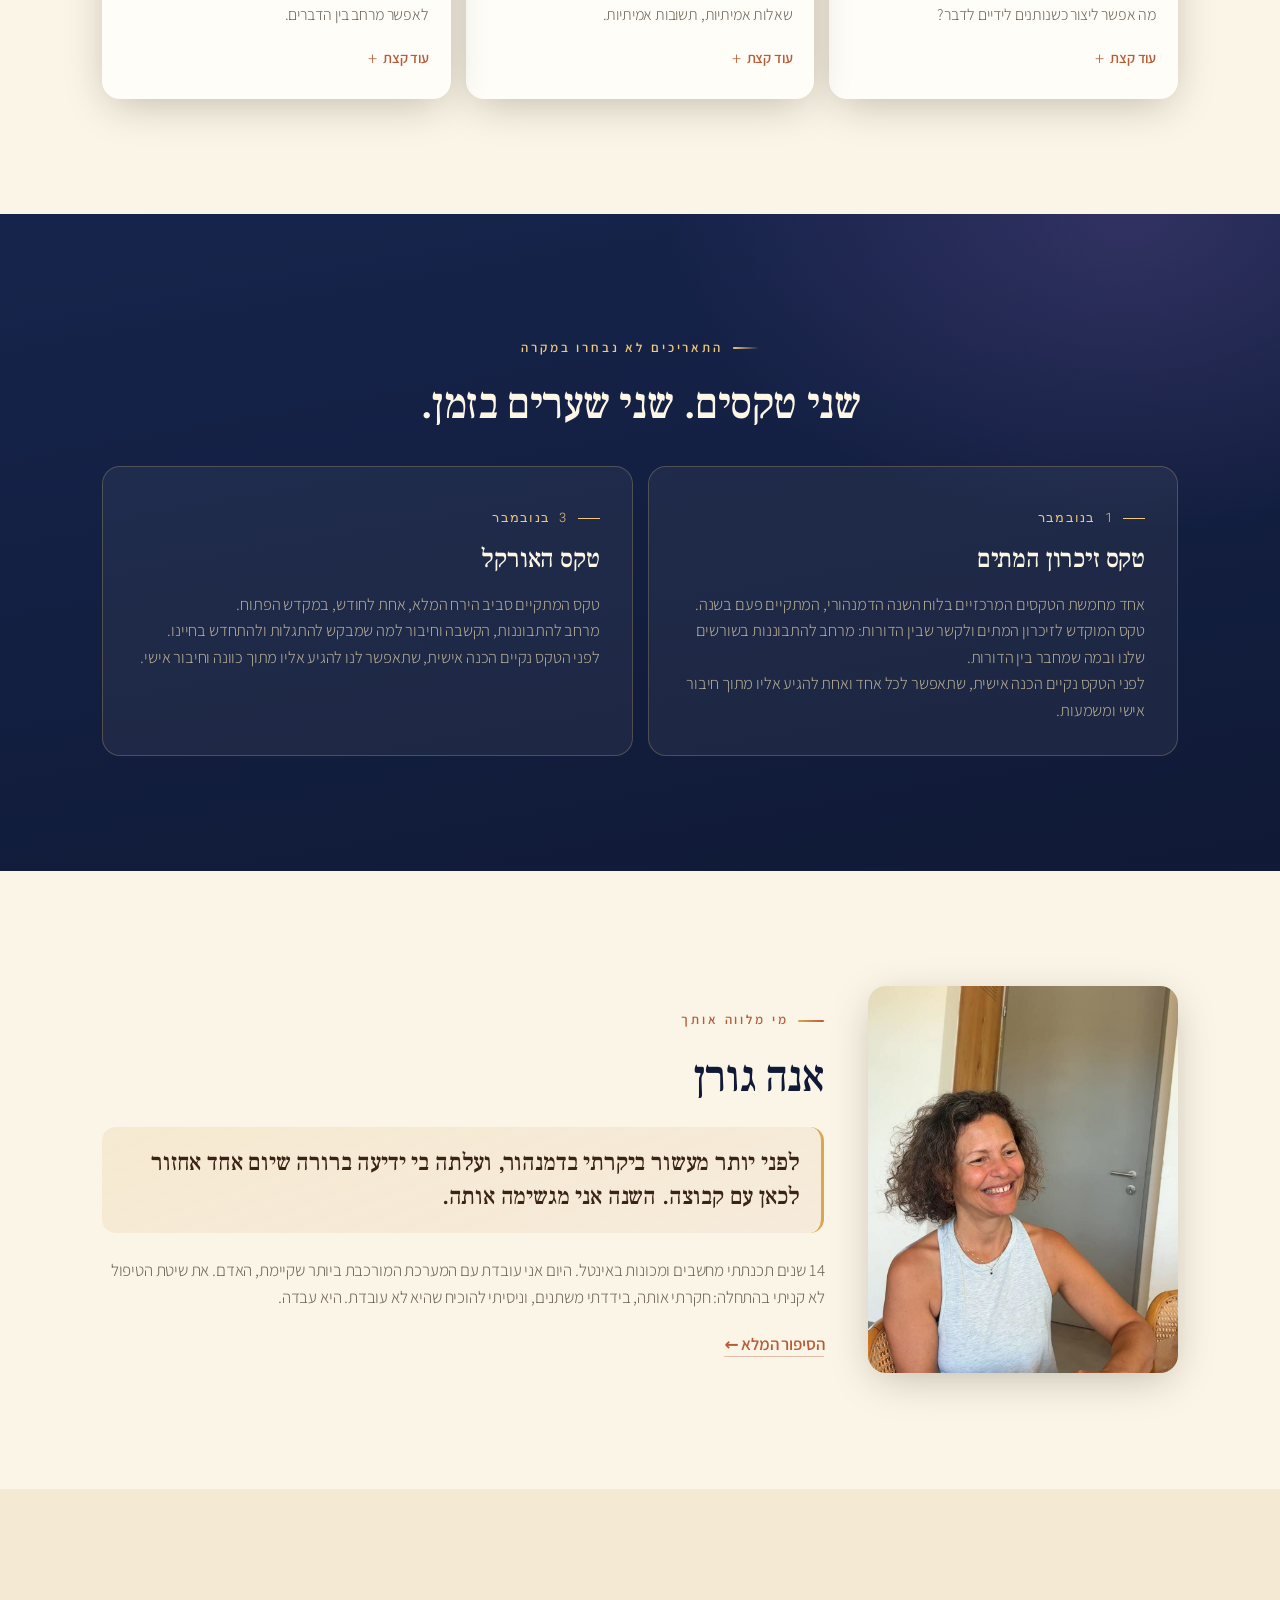
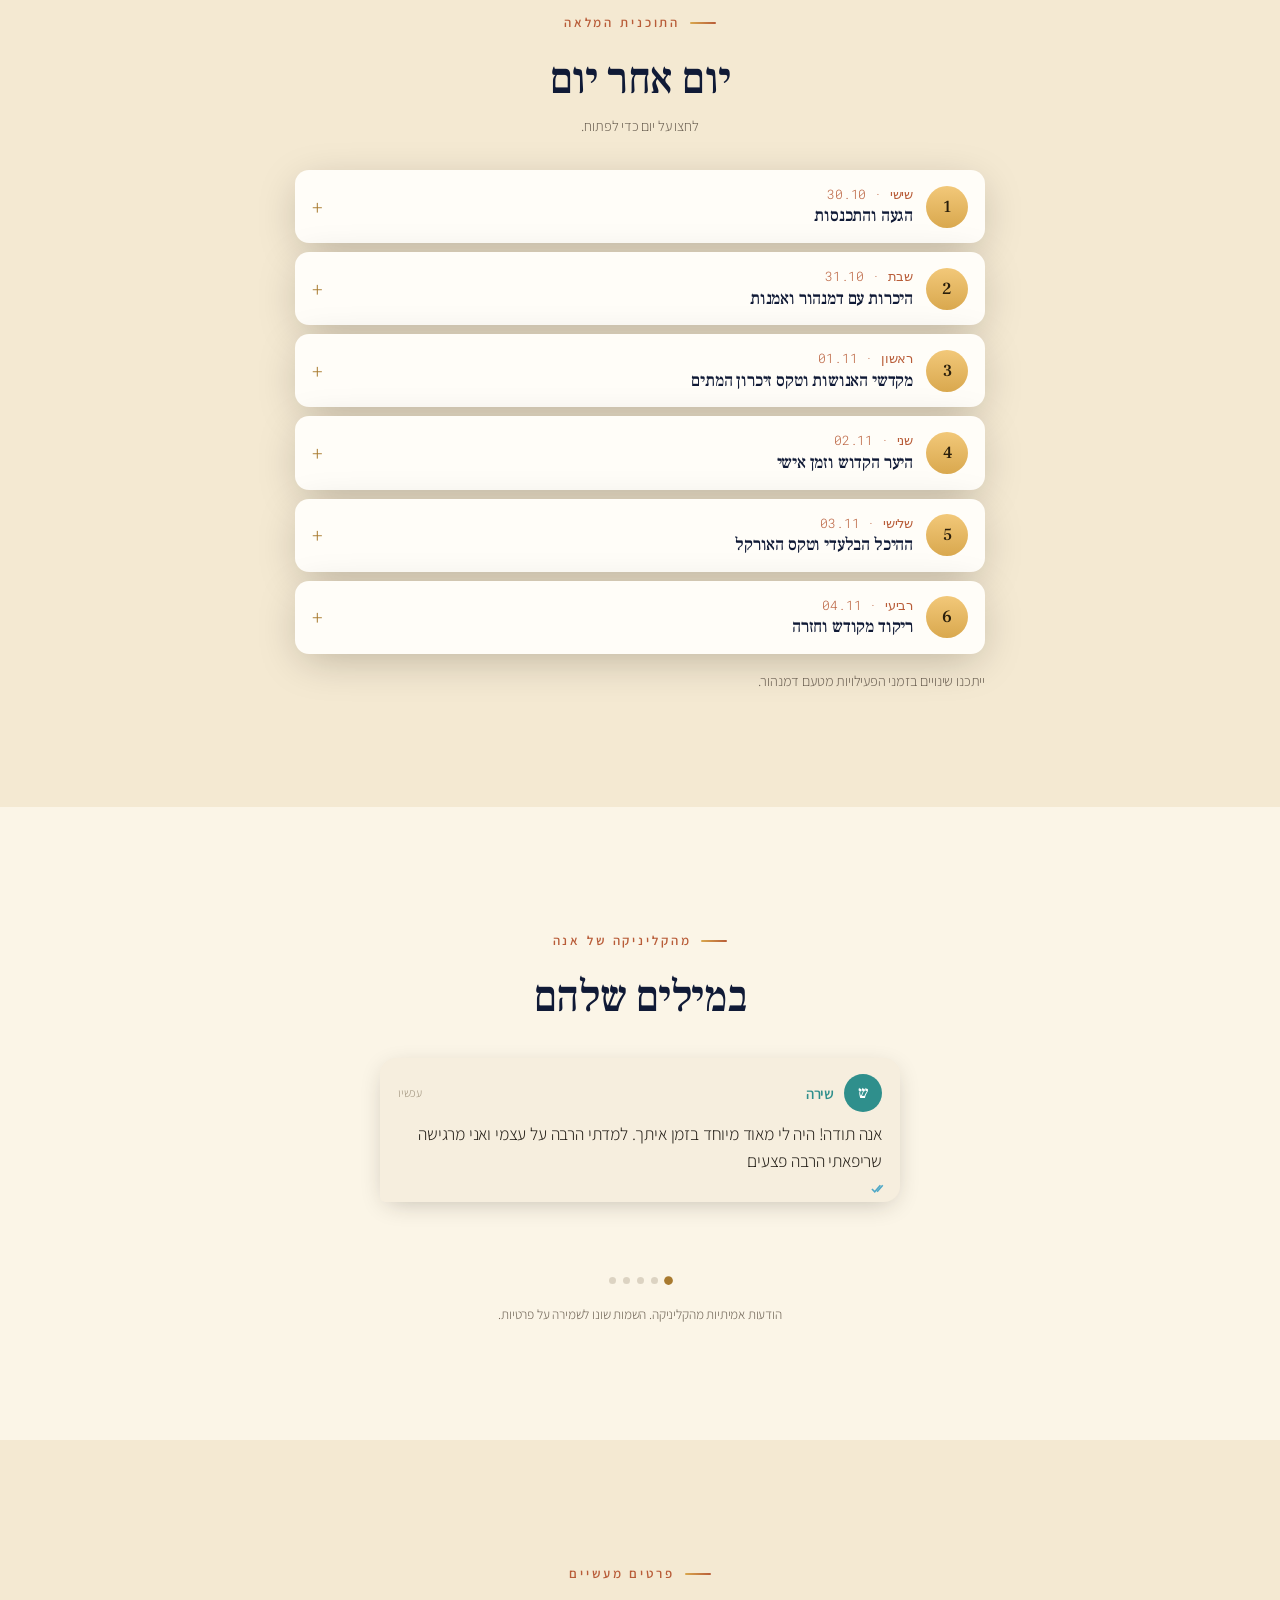
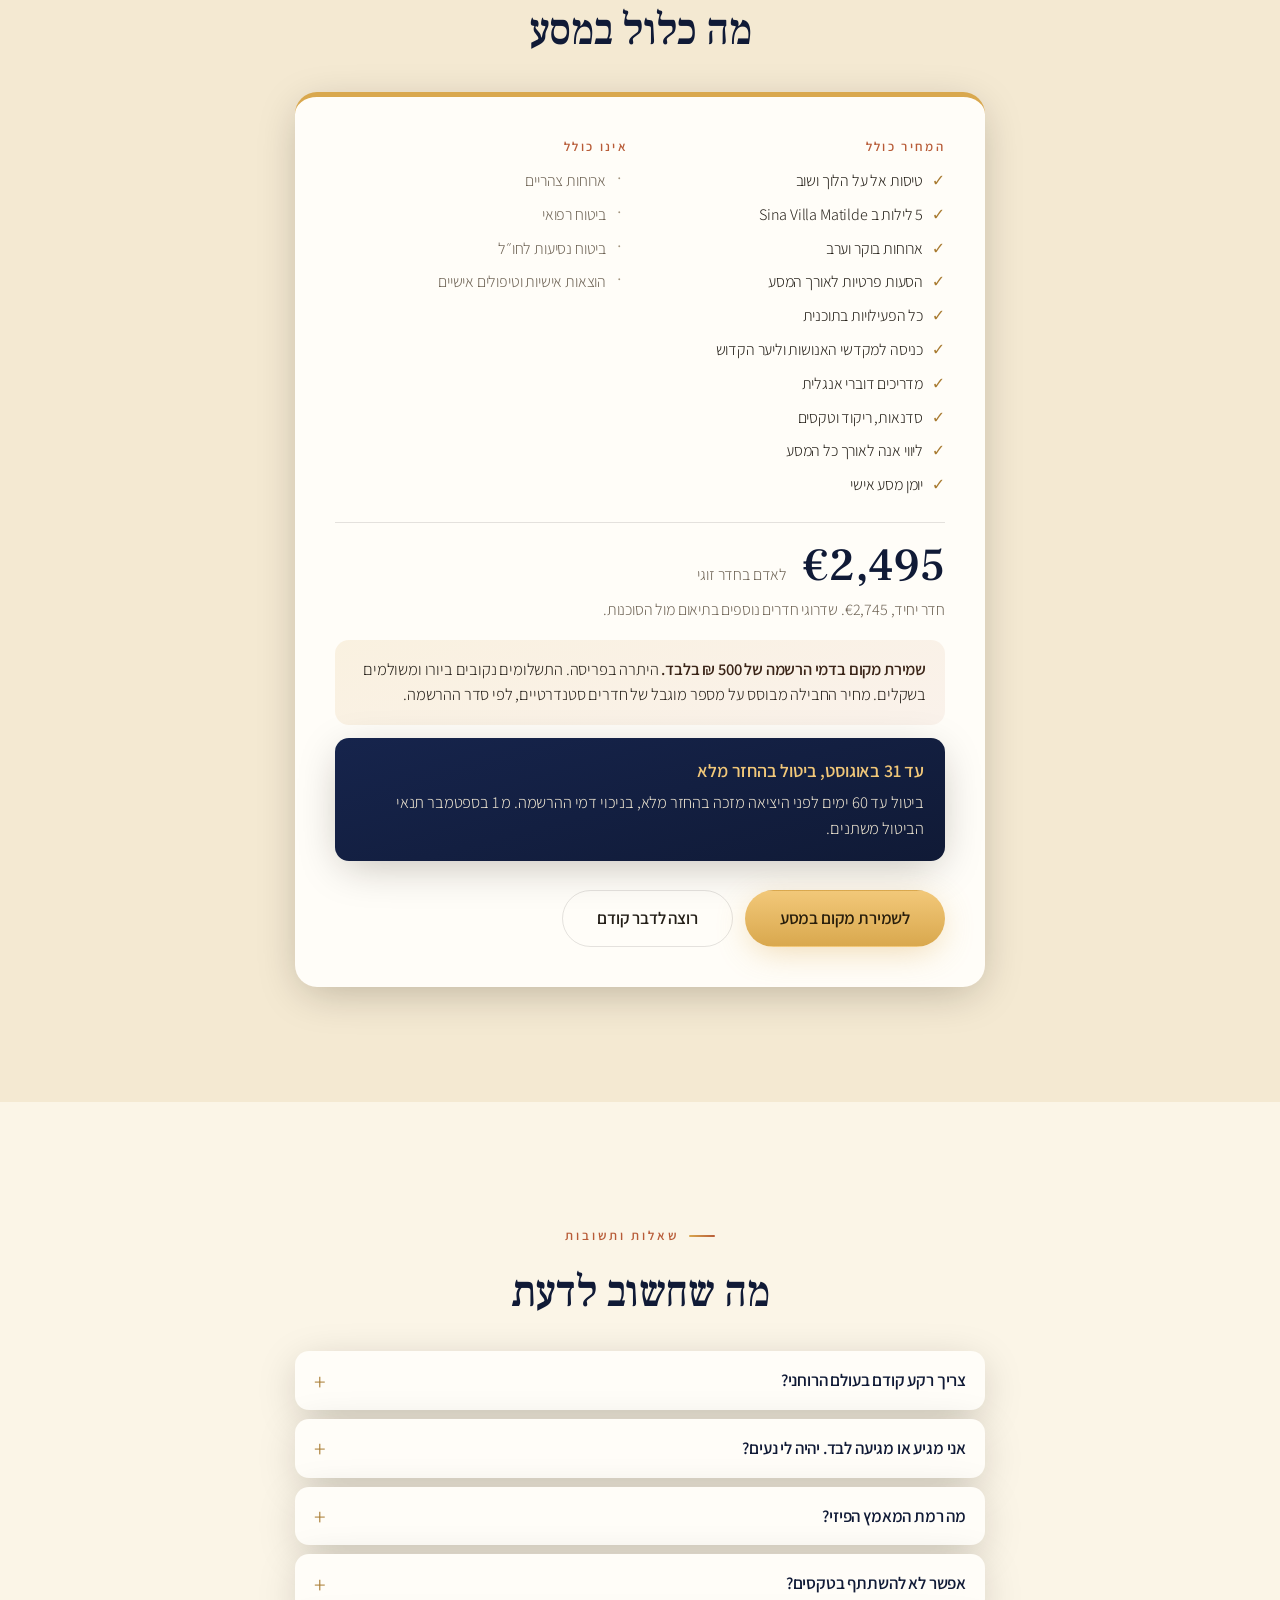
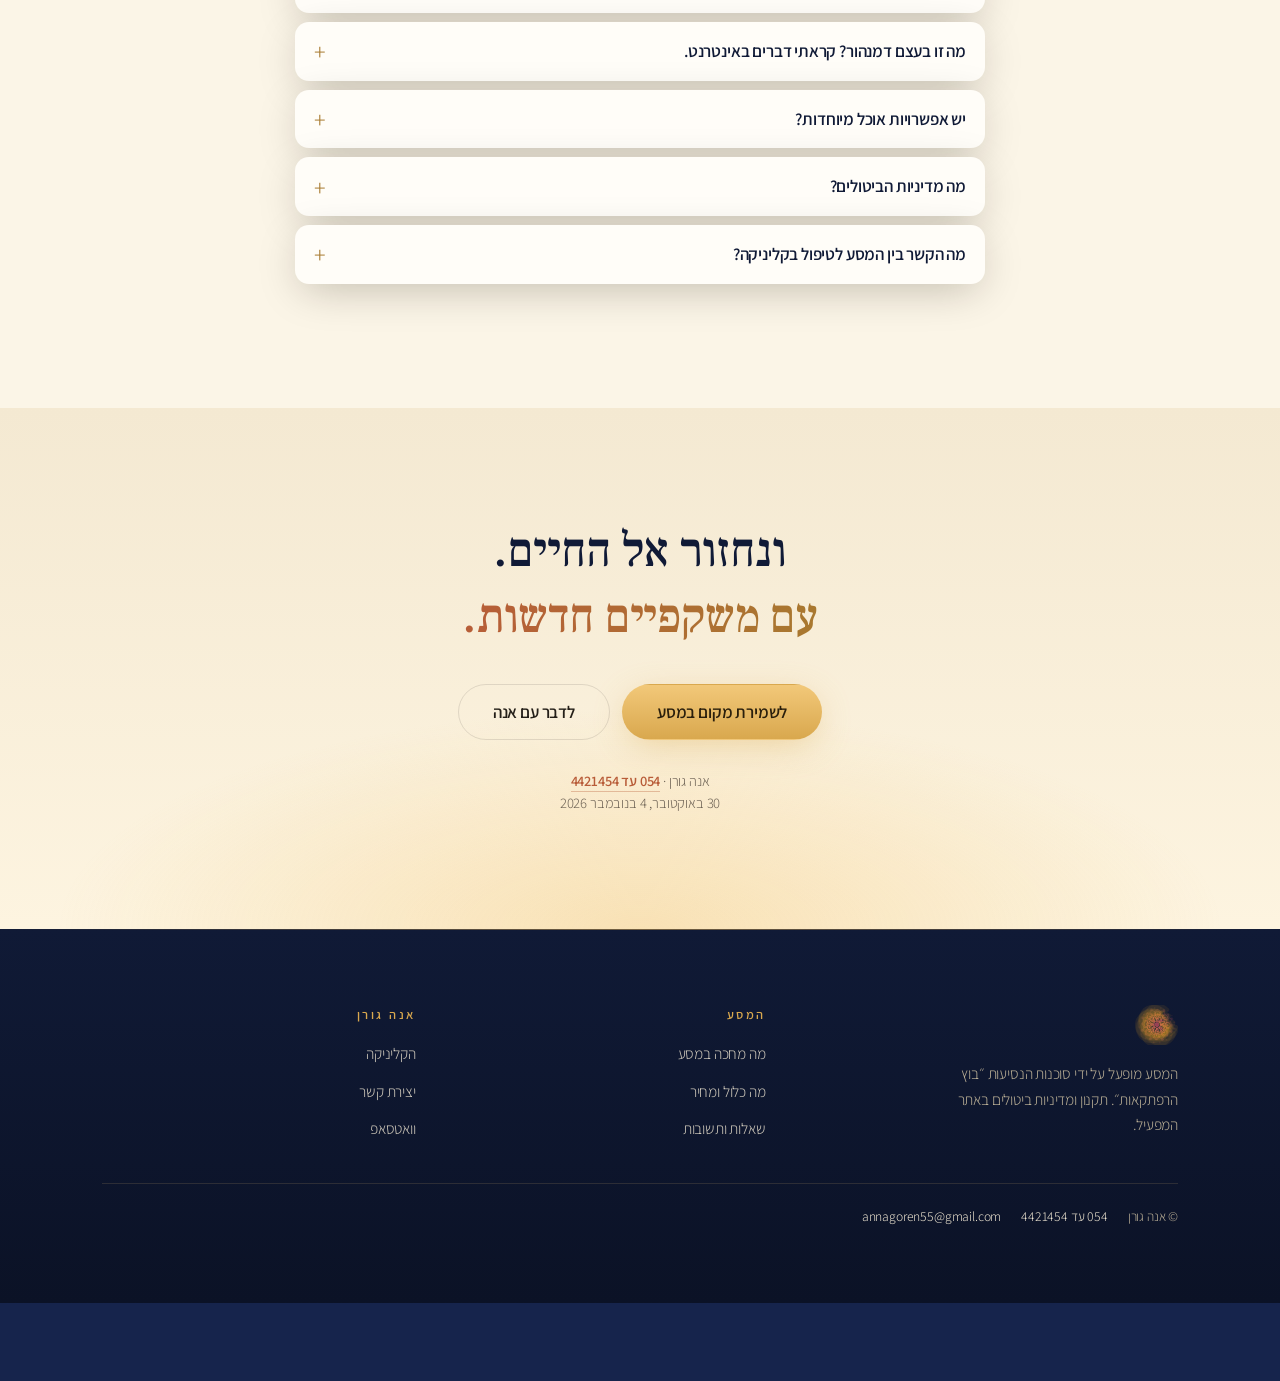
<file: damanhur.html>
<!DOCTYPE html>
<html lang="he" dir="rtl">
<head>
<meta charset="UTF-8">
<meta name="viewport" content="width=device-width, initial-scale=1, viewport-fit=cover">
<title>קווי הזמן של הלב · מסע לדמנהור, איטליה · 30.10 עד 4.11.2026</title>
<meta name="description" content="שישה ימים בדמנהור, איטליה. מקדשי האנושות התת־קרקעיים, טקס זיכרון המתים, טקס האורקל, היער הקדוש. בהובלת אנה גורן, קבוצה קטנה.">
<meta property="og:title" content="קווי הזמן של הלב · מסע לדמנהור">
<meta property="og:description" content="שלושים מטר מתחת לאדמה באיטליה נמצא מקום שבו קל יותר לשמוע את עצמך.">
<meta property="og:type" content="website">
<link rel="preconnect" href="https://fonts.googleapis.com">
<link rel="preconnect" href="https://fonts.gstatic.com" crossorigin>
<link href="https://fonts.googleapis.com/css2?family=Assistant:wght@300;600&family=Frank+Ruhl+Libre:wght@300;500&family=Roboto+Mono:wght@300&display=swap" rel="stylesheet">
<link rel="stylesheet" href="assets/base.css">
<style>
/* ==========================================================================
   דף המסע v4 — קצר בחצי
   שינוי מנחה: תכלס קודם, קולנוע כטעימה.
   כל העובדות עד המסך השני. הסיפור ירד מ-15 מסכים לאחד.
   ========================================================================== */

body{ background:var(--night-2); padding-bottom:78px }

/* כותרת מינימלית — דף נחיתה, בלי תפריט מלא. רק זהות ודרך חזרה */
.top{
  position:sticky; top:0; z-index:70;
  display:flex; align-items:center; gap:12px;
  padding:10px var(--gut); min-height:58px;
  background:rgba(16,26,50,.86); border-bottom:1px solid rgba(242,200,121,.18);
}
@supports (backdrop-filter: blur(14px)){ .top{ backdrop-filter:blur(14px) } }
.top__logo img{ height:30px; width:auto; display:block }
.top__back{
  margin-inline-start:auto; font-size:14.5px; color:var(--pale-2);
  white-space:nowrap;
}
.top__back:hover{ color:var(--gold-hi) }
.top .btn{ min-height:40px; padding:9px 18px; font-size:14.5px; flex:0 0 auto }
@media (max-width:520px){ .top__back{ display:none } }
.sc{ position:relative; padding-block:var(--sect) }
.sc-light{ background:var(--cream) }
.tripvid{ margin:1.9em auto 0; max-width:400px }
.tripvid video{
  width:100%; height:auto; display:block;
  border-radius:20px; background:#000;
  box-shadow:0 0 70px -12px rgba(217,168,78,.4);
  border:1px solid rgba(242,200,121,.3);
}
.sc-light-2{ background:var(--cream-2) }

/* ---------------------------------------------------------------- הירו -- */
.hero{
  position:relative; overflow:hidden; color:var(--pale);
  min-height:calc(100svh - 58px);
  display:grid; align-content:center;
  padding-block:clamp(28px,4vh,54px);
  background:
    radial-gradient(72% 52% at 50% -4%, rgba(242,200,121,.26), transparent 64%),
    linear-gradient(180deg, #22345F 0%, var(--night-2) 62%, var(--night) 100%);
}
.hero__stars{ position:absolute; inset:0; pointer-events:none; opacity:.85 }
.hero__in{ position:relative; z-index:2; text-align:center }
.hero__kick{
  display:block; font-family:var(--mono); font-size:12.5px;
  letter-spacing:.2em; color:var(--gold-hi); margin-bottom:1.4em;
}
.hero h1{
  font-family:var(--serif); font-weight:500;
  font-size:clamp(40px,9.4vw,68px); line-height:1.12;
  letter-spacing:-.012em; color:#FDF6E4;
}
.hero h1 em{
  display:block; margin-top:.22em; font-style:normal;
  font-size:.6em; font-weight:500;
  background:linear-gradient(95deg, var(--gold-hi) 25%, var(--terra-hi) 75%);
  -webkit-background-clip:text; background-clip:text; color:transparent;
}
.hero__sub{
  margin:1.15em auto 0; max-width:29ch;
  font-size:clamp(18px,4.2vw,21px); line-height:1.6; color:#E8E0CC;
}
.hero__btns{ margin-top:1.9em; justify-content:center }
.hero__scroll{ display:flex; justify-content:center; margin-top:clamp(22px,4.5vh,44px) }
.hero__scroll span{
  width:1.5px; height:34px; border-radius:2px;
  background:linear-gradient(var(--gold-hi), transparent);
}
@media (prefers-reduced-motion: no-preference){
  .hero__scroll span{ animation:scrollHint 2.2s ease-in-out infinite }
}
@keyframes scrollHint{ 0%,100%{ opacity:.3; transform:scaleY(.55); transform-origin:top } 50%{ opacity:1; transform:scaleY(1) } }
@media (max-width:680px){
  .hero{ overflow:hidden; padding-block:clamp(40px,6vh,60px) clamp(34px,5vh,50px) }
  .hero__art{ width:130vw; inset-block-start:40% }
  .hero h1{ font-size:clamp(36px,10.5vw,46px) }
  .hero__sub{ font-size:17px; max-width:28ch }
  .hero__btns{ margin-top:1.6em }
  .hero__btns .btn{ flex:1 1 100% }
}
.hero__art{
  position:absolute; top:44%; left:50%;
  width:min(150vw,720px); aspect-ratio:1;
  opacity:.17; pointer-events:none;
  transform:translate(-50%,-50%);
}
@media (prefers-reduced-motion: no-preference){
  .hero__art{ animation:artPulse 7s ease-in-out infinite }
  .hero__art circle:nth-of-type(4){ animation:ringBreathe 7s ease-in-out infinite; transform-origin:50% 50% }
  .hero__art circle:nth-of-type(1){ animation:ringBreathe 7s ease-in-out 3.5s infinite; transform-origin:50% 50% }
}
@keyframes artPulse{
  0%,100%{ transform:translate(-50%,-50%) scale(1); opacity:.15 }
  50%{ transform:translate(-50%,-50%) scale(1.07); opacity:.3 }
}
@keyframes ringBreathe{
  0%,100%{ transform:scale(1); opacity:1 }
  50%{ transform:scale(1.12); opacity:.45 }
}


/* ------------------------------------------------- הפתיח · תכלס סוחף -- */
.facts{
  position:relative; overflow:hidden;
  min-height:100svh;
  display:grid; align-content:center;
  padding-block:clamp(28px,4vh,56px);
}
.facts__bg{
  position:absolute; inset:0;
  background:url("images/dome-ceiling.jpg") center 30%/cover no-repeat;
}
.facts__bg::after{
  content:''; position:absolute; inset:0;
  background:linear-gradient(180deg, rgba(6,10,24,.88) 0%, rgba(10,16,38,.82) 45%, rgba(6,10,24,.94) 100%);
}
.facts__in{ position:relative; z-index:2; max-width:640px; text-align:center }

.facts__big{
  font-family:var(--serif); font-weight:500;
  font-size:clamp(30px,7.6vw,48px); line-height:1.2; color:#FDF6E4;
}
.facts__big em{
  font-style:normal;
  background:linear-gradient(95deg, var(--gold-hi) 25%, var(--terra-hi) 75%);
  -webkit-background-clip:text; background-clip:text; color:transparent;
}
.facts__date{
  display:inline-block; margin-top:18px;
  font-family:var(--mono); font-size:clamp(15px,3.6vw,18px); letter-spacing:.12em;
  color:var(--gold-hi); border:1px solid rgba(242,200,121,.45);
  border-radius:980px; padding:10px 22px;
  background:rgba(242,200,121,.08);
}

.facts__list{
  list-style:none; margin:26px auto 0; max-width:480px;
  display:flex; flex-direction:column; gap:13px; text-align:start;
}
.facts__list li{
  display:flex; align-items:center; gap:14px;
  background:rgba(253,246,228,.07);
  border:1px solid rgba(242,200,121,.22);
  border-radius:16px; padding:14px 16px;
}
.facts__list svg{
  flex-shrink:0; width:26px; height:26px; fill:var(--gold-hi);
}
.facts__list span{ font-size:clamp(16.5px,3.9vw,18.5px); line-height:1.5; color:var(--pale) }
.facts__list b{ font-weight:600; color:#FDF6E4 }

.facts__price{
  margin-top:26px; padding:20px 22px; border-radius:18px;
  background:linear-gradient(160deg, rgba(242,200,121,.16), rgba(184,92,56,.1));
  border:1px solid rgba(242,200,121,.4);
}
.facts__amt{ display:flex; align-items:baseline; justify-content:center; gap:12px; flex-wrap:wrap }
.facts__amt b{
  font-family:var(--serif); font-weight:500;
  font-size:clamp(40px,10vw,58px); line-height:1; color:var(--gold-hi);
}
.facts__amt span{ font-size:clamp(16px,3.8vw,18px); font-weight:600; color:#FDF6E4 }
.facts__price p{ margin-top:10px; font-size:clamp(14.5px,3.4vw,16px); line-height:1.6; color:var(--pale-2) }

.facts__cta{ margin-top:22px; justify-content:center }
.facts__cta .btn--gold{ min-height:56px; padding:16px 32px; font-size:clamp(16.5px,4vw,18px) }
@media (max-width:680px){
  .facts{ padding-block:20px 24px }
  .facts__big{ font-size:clamp(27px,7.4vw,34px) }
  .facts__date{ margin-top:12px; padding:8px 18px; font-size:14px }
  .facts__list{ margin-top:18px; gap:9px }
  .facts__list li{ padding:11px 13px; border-radius:13px }
  .facts__list svg{ width:22px; height:22px }
  .facts__list span{ font-size:15.5px; line-height:1.4 }
  .facts__price{ margin-top:16px; padding:14px 16px }
  .facts__amt b{ font-size:clamp(34px,9vw,44px) }
  .facts__price p{ margin-top:6px; font-size:13.5px; line-height:1.5 }
  .facts__cta{ margin-top:14px; gap:9px }
  .facts__cta .btn{ min-height:50px; padding:12px 22px; font-size:16px }
}

/* ----------------------------------------------------- הסיפור · כהה --- */
.tale{
  position:relative; overflow:hidden; color:var(--pale);
  background:linear-gradient(180deg, #0B1226 0%, #1A1206 44%, #060A18 100%);
}
.tale__in{ position:relative; z-index:2; text-align:center; max-width:660px; margin-inline:auto }
.tale h2{
  font-family:var(--serif); font-weight:500;
  font-size:clamp(26px,5.8vw,42px); line-height:1.18; color:#FDF6E4;
}
.tale p{ margin-top:1.05em; font-size:clamp(17px,3.3vw,19.5px); line-height:1.65; color:var(--pale) }
.tale .beats{ display:flex; justify-content:center; flex-wrap:wrap; gap:8px 16px; margin-block:1.4em }
.tale .beats span{
  font-family:var(--serif); font-weight:500;
  font-size:clamp(22px,5.2vw,34px); line-height:1;
  background:linear-gradient(180deg, #F5EBD5, var(--gold-hi));
  -webkit-background-clip:text; background-clip:text; color:transparent;
}
.tale__punch{
  margin-top:1.3em; padding-top:1.2em; border-top:1px solid rgba(242,200,121,.2);
  font-family:var(--serif); font-weight:500;
  font-size:clamp(19px,3.9vw,26px); line-height:1.35; color:var(--gold-hi);
}
.tale__stats{
  display:grid; grid-template-columns:repeat(2,1fr); gap:1px;
  background:rgba(242,200,121,.16); border-radius:14px; overflow:hidden; margin-top:1.9em;
}
@media (min-width:600px){ .tale__stats{ grid-template-columns:repeat(4,1fr) } }
.tale__stats div{ background:#0A1020; padding:17px 10px }
.tale__stats b{
  display:block; font-family:var(--serif); font-weight:500;
  font-size:clamp(24px,5.4vw,33px); line-height:1; color:var(--gold-hi); margin-bottom:4px;
}
.tale__stats span{ font-size:13.5px; line-height:1.4; color:var(--pale-2) }

/* מסכת הלפיד — האפקט היחיד שנשאר מהקונספט הקולנועי */
.torch{
  position:relative; margin-top:2em;
  aspect-ratio:16/10; border-radius:18px; overflow:hidden; background:#03060e;
  box-shadow:0 0 70px -14px rgba(217,168,78,.3);
}
.torch img{
  position:absolute; inset:0; width:100%; height:100%; object-fit:cover;
  -webkit-mask-image:radial-gradient(circle var(--r,22%) at 50% 52%, #000 56%, transparent 100%);
          mask-image:radial-gradient(circle var(--r,22%) at 50% 52%, #000 56%, transparent 100%);
}
.torch figcaption{
  position:absolute; inset-block-end:9px; inset-inline-start:12px;
  font-family:var(--mono); font-size:11px; letter-spacing:.08em; color:rgba(242,200,121,.55);
}
@media (prefers-reduced-motion: reduce){ .torch img{ -webkit-mask-image:none; mask-image:none } }

/* ------------------------------------------------------ רגע האור ------ */
.light{ background:#000; padding-block:clamp(30px,5vw,54px) clamp(24px,4vw,44px) }
.light__duo{ display:grid; gap:14px; align-items:stretch; max-width:860px }
@media (min-width:640px){ .light__duo{ grid-template-columns:1.05fr .95fr } }
.light__frame{
  aspect-ratio:1; border-radius:50%; overflow:hidden;
  box-shadow:0 0 90px 4px rgba(217,168,78,.3);
  clip-path:inset(0 0 100% 0); transition:clip-path 1000ms var(--e-reveal);
  align-self:center; width:min(100%,430px); margin-inline:auto;
}
.light__frame img{ width:100%; height:100% !important; object-fit:cover }
.light__frame.in{ clip-path:inset(0 0 0 0) }
@media (prefers-reduced-motion: reduce){ .light__frame{ clip-path:none; transition:none } }
.light__side{ border-radius:18px; overflow:hidden; box-shadow:0 0 60px -10px rgba(217,168,78,.25) }
.light__side img{ width:100%; height:100% !important; object-fit:cover }
@media (max-width:640px){ .light__side{ max-height:400px } }
.light__cap{ text-align:center; padding-block:clamp(18px,3vw,28px) 0; color:var(--pale-2) }
.light__cap b{
  display:block; font-family:var(--serif); font-weight:500;
  font-size:clamp(23px,5vw,35px); color:#FDF6E4; margin-bottom:.35em;
}
.light__cap span{ display:block; font-size:16px; line-height:1.6 }

/* -------------------------------------------------------- כרטיסים ----- */
.cards{ display:grid; gap:15px; margin-top:2.1em }
@media (min-width:640px){ .cards{ grid-template-columns:repeat(2,1fr) } }
@media (min-width:1000px){ .cards{ grid-template-columns:repeat(3,1fr) } }
.card{
  background:var(--white); border-radius:18px; overflow:hidden;
  box-shadow:var(--shadow); border-top:4px solid transparent;
  display:flex; flex-direction:column;
}
.card__img{
  width:100%; aspect-ratio:16/9; object-fit:cover; display:block;
}
.card--star .card__img{ aspect-ratio:21/9 }
.card__geo{
  aspect-ratio:21/9; display:grid; place-items:center; overflow:hidden;
  background:radial-gradient(60% 90% at 50% 50%, #1B2C55, #0B1226);
}
.card__geo svg{ width:min(60%,240px); aspect-ratio:1; opacity:.8 }
@media (prefers-reduced-motion: no-preference){
  .card__geo svg{ animation:geoPulse 6s ease-in-out infinite }
}
@keyframes geoPulse{ 0%,100%{ transform:scale(1); opacity:.55 } 50%{ transform:scale(1.08); opacity:.95 } }
.card__body{ padding:20px 22px 22px; display:flex; flex-direction:column; flex:1 }
.card__more{ margin-top:auto; padding-top:12px }
.card__more summary{
  list-style:none; cursor:pointer; display:inline-flex; align-items:center; gap:6px;
  font-size:14.5px; font-weight:600; color:var(--terra);
  min-height:38px;
}
.card__more summary::-webkit-details-marker{ display:none }
.card__more summary::after{
  content:'+'; font-size:19px; font-weight:300; line-height:1;
  transition:transform var(--d-base) var(--e-out);
}
.card__more[open] summary::after{ transform:rotate(45deg) }
.card__more > p{ margin-top:8px; font-size:15.5px; line-height:1.62; color:var(--ink-2) }
.card--star .card__more summary{ color:var(--gold-hi) }
.card--star .card__more > p{ color:var(--pale-2) }
.card:nth-child(3n+1){ border-top-color:var(--v-rose) }
.card:nth-child(3n+2){ border-top-color:var(--gold) }
.card:nth-child(3n){ border-top-color:var(--v-teal) }
.card h3{ font-family:var(--serif); font-weight:500; font-size:20px; margin-bottom:.4em; color:var(--night) }
.card p{ font-size:16px; line-height:1.58; color:var(--ink-2) }
.card--star{
  grid-column:1/-1; border-top:0; color:var(--pale);
  background:
    radial-gradient(60% 90% at 85% 0%, rgba(242,200,121,.2), transparent 60%),
    linear-gradient(150deg, var(--night-2), var(--night));
  border:1px solid rgba(242,200,121,.4);
}
.card--star h3{ color:var(--gold-hi); font-size:clamp(21px,3.6vw,27px) }
.card--star p{ color:var(--pale-2); font-size:16.5px }
.card__tag{
  display:inline-block; font-size:12.5px; font-weight:600; letter-spacing:.1em;
  background:linear-gradient(180deg, var(--gold-hi), var(--gold));
  color:#2A1F0C; border-radius:980px; padding:5px 14px; margin-bottom:12px;
}

/* --------------------------------------------------------- טקסים ------ */
.rites{
  position:relative; overflow:hidden; color:var(--pale);
  background:
    radial-gradient(60% 80% at 88% 0%, rgba(124,91,166,.28), transparent 60%),
    linear-gradient(170deg, var(--night-2), var(--night));
}
.rites h2{ color:#FDF6E4 }
.rites__grid{ display:grid; gap:15px; margin-top:2em; position:relative; z-index:2 }
@media (min-width:820px){ .rites__grid{ grid-template-columns:1fr 1fr } }
.rite{
  border-radius:18px; padding:clamp(22px,3.8vw,32px);
  background:rgba(253,246,228,.05); border:1px solid rgba(242,200,121,.24);
}
.rite__date{
  display:inline-flex; align-items:center; gap:9px;
  font-family:var(--mono); font-size:12.5px; letter-spacing:.1em;
  color:var(--gold-hi); margin-bottom:.9em;
}
.rite__date::before{ content:''; width:22px; height:1px; background:var(--gold-hi) }
.rite h3{ font-family:var(--serif); font-weight:500; font-size:clamp(21px,3.5vw,26px); margin-bottom:.45em; color:#FDF6E4 }
.rite p{ font-size:16.5px; line-height:1.6; color:var(--pale-2) }
.rite__todo{
  margin-top:.9em; padding:12px 15px; border-radius:11px;
  border:1px dashed rgba(242,200,121,.32);
  font-size:14.5px; line-height:1.5; color:var(--pale-2);
}

/* --------------------------------------------------------- אנה -------- */
.who{ background:var(--cream) }
.who__grid{ display:grid; gap:24px; align-items:center }
@media (min-width:820px){ .who__grid{ grid-template-columns:.6fr 1.4fr; gap:44px } }
.who img{
  width:100%; aspect-ratio:4/5; object-fit:cover; object-position:44% 28%;
  border-radius:18px; box-shadow:var(--shadow);
}
@media (max-width:820px){
  .who img{ aspect-ratio:3/2; max-height:min(30svh,340px); object-position:46% 24% }
}
.who__quote{
  margin-block:1em; padding:19px 22px; border-radius:14px;
  background:linear-gradient(160deg, rgba(217,168,78,.14), rgba(184,92,56,.07));
  border-inline-start:3px solid var(--gold);
  font-family:var(--serif); font-weight:500;
  font-size:clamp(18px,3.3vw,24px); line-height:1.42; color:var(--ember);
}
.who p{ font-size:17px; line-height:1.62; color:var(--ink-2) }

/* --------------------------------------------------------- תוכנית ----- */
.day{ background:var(--white); border-radius:14px; margin-bottom:9px; box-shadow:var(--shadow); overflow:hidden }
.day summary{ list-style:none; cursor:pointer; padding:15px 17px; min-height:56px; display:flex; align-items:center; gap:13px }
.day summary::-webkit-details-marker{ display:none }
.day__n{
  flex-shrink:0; display:grid; place-items:center; width:42px; height:42px; border-radius:50%;
  background:linear-gradient(180deg, var(--gold-hi), var(--gold));
  font-family:var(--serif); font-weight:500; font-size:17px; color:#2A1F0C;
}
.day__t{ flex:1; min-width:0 }
.day__t span{ display:block; font-family:var(--mono); font-size:12.5px; color:var(--terra); margin-bottom:1px }
.day__t strong{ display:block; font-family:var(--serif); font-weight:500; font-size:17.5px; line-height:1.3; color:var(--night) }
.day__x{ flex-shrink:0; color:var(--gold-deep); font-size:22px; line-height:1; transition:transform var(--d-base) var(--e-out) }
.day[open] .day__x{ transform:rotate(45deg) }
.day__body{ padding:0 17px 17px 72px }
.day__body ul{ list-style:none; display:flex; flex-direction:column; gap:8px }
.day__body li{ position:relative; padding-inline-start:18px; font-size:16px; line-height:1.55; color:#4A4237 }
.day__body li::before{
  content:''; position:absolute; inset-inline-start:0; inset-block-start:9px;
  width:5px; height:5px; border-radius:50%; background:var(--gold);
}
@media (max-width:560px){ .day__body{ padding:0 17px 17px } }

/* --------------------------------------------------- עדויות · פופקורן -- */
.pop{ position:relative; max-width:520px; margin:2em auto 0; min-height:200px }
.pop__card{
  position:absolute; inset-inline:0; top:0;
  background:#F6EEDE; border-radius:16px 16px 16px 5px;
  padding:16px 18px 28px;
  box-shadow:0 6px 26px -8px rgba(36,31,24,.3);
  opacity:0; transform:translateY(26px) scale(.85);
  pointer-events:none;
}
.pop__card.in{
  opacity:1; transform:translateY(0) scale(1);
  transition:opacity 480ms var(--e-reveal), transform 560ms cubic-bezier(.2,1.1,.35,1);
  pointer-events:auto;
}
.pop__card.out{
  opacity:0; transform:translateY(34px) scale(.92);
  transition:opacity 380ms var(--e-out), transform 380ms var(--e-out);
}
.pop__head{ display:flex; align-items:center; gap:10px; margin-bottom:8px }
.pop__ava{
  width:38px; height:38px; border-radius:50%; flex-shrink:0;
  display:grid; place-items:center;
  font-family:var(--serif); font-weight:500; font-size:17px; color:#fff;
}
.pop__head b{ font-size:15px; font-weight:600; color:var(--v-teal) }
.pop__head time{ margin-inline-start:auto; font-size:12px; color:var(--ink-3) }
.pop__card p{ font-size:17.5px; line-height:1.55; color:var(--ink) }
.pop__t{ position:absolute; inset-block-end:9px; inset-inline-start:14px; display:flex; align-items:center }
.pop__t svg{ width:15px; height:9px; fill:none; stroke:#4FA8C7; stroke-width:1.7 }
.pop__dots{ position:absolute; inset-block-end:-26px; inset-inline:0; display:flex; justify-content:center; gap:7px }
.pop__dots i{
  width:7px; height:7px; border-radius:50%; background:var(--ink-3); opacity:.35;
  transition:opacity var(--d-base) var(--e-out), transform var(--d-base) var(--e-out);
}
.pop__dots i.on{ opacity:1; background:var(--gold-deep); transform:scale(1.25) }
.pop__note{ margin-top:3.4em; text-align:center; font-size:13.5px; color:var(--ink-2) }
@media (prefers-reduced-motion: reduce){
  .pop{ min-height:0 }
  .pop__card{ position:static; opacity:1; transform:none; margin-bottom:12px; pointer-events:auto }
  .pop__dots{ display:none }
}

/* ---------------------------------------------------------- עדויות ---- */
.chat{
  max-width:520px; margin:2em auto 0;
  background:linear-gradient(180deg, #EDE3D4, #E7DCC9);
  border-radius:20px; padding:16px 15px 19px;
  box-shadow:var(--shadow); border:1px solid rgba(36,31,24,.07);
}
.chat__top{ display:flex; align-items:center; gap:11px; padding-bottom:13px; margin-bottom:14px; border-bottom:1px solid rgba(36,31,24,.09) }
.chat__top img{ width:40px; height:40px; border-radius:50%; object-fit:cover; object-position:46% 26% }
.chat__top b{ display:block; font-size:15.5px; font-weight:600; color:var(--ink) }
.chat__top small{ font-size:13px; color:var(--ink-2) }
.msg{
  position:relative; max-width:88%; background:#F6EEDE;
  border-radius:14px 14px 14px 4px; padding:11px 14px 20px; margin-bottom:10px;
  box-shadow:0 1px 2px rgba(36,31,24,.11);
}
.msg p{ font-size:17px; line-height:1.5; color:var(--ink) }
.msg__from{ display:block; font-size:14px; font-weight:600; color:var(--v-teal); margin-bottom:3px }
.msg__t{ position:absolute; inset-block-end:6px; inset-inline-start:12px; font-size:11px; color:var(--ink-3); display:flex; gap:4px; align-items:center }
.msg__t svg{ width:14px; height:9px; fill:none; stroke:#4FA8C7; stroke-width:1.7 }
.chat__slot{
  border:1.5px dashed rgba(184,92,56,.4); border-radius:14px; padding:14px;
  text-align:center; font-size:14.5px; color:var(--ink-2); line-height:1.5;
  background:rgba(255,253,248,.5);
}
.chat__slot b{ display:block; color:var(--terra); font-weight:600; margin-bottom:2px }
.chat__note{ margin-top:13px; padding-top:11px; border-top:1px solid rgba(36,31,24,.09); font-size:14px; color:var(--ink-2); text-align:center }

/* --------------------------------------------------------- מחיר ------- */
.pricebox{
  background:var(--white); border-radius:22px; padding:clamp(22px,4.2vw,40px);
  margin-top:2em; box-shadow:var(--shadow); border-top:5px solid var(--gold);
}
.inc{ display:grid; gap:24px }
@media (min-width:700px){ .inc{ grid-template-columns:1fr 1fr } }
.inc h4{ font-size:13px; font-weight:600; letter-spacing:.18em; text-transform:uppercase; color:var(--terra); margin-bottom:.95em }
.inc ul{ list-style:none; display:flex; flex-direction:column; gap:9px }
.inc li{ position:relative; padding-inline-start:22px; font-size:16px; line-height:1.55 }
.inc--y li::before{ content:'✓'; position:absolute; inset-inline-start:0; color:var(--gold-deep); font-weight:600 }
.inc--n li{ color:var(--ink-2) }
.inc--n li::before{ content:'·'; position:absolute; inset-inline-start:6px; color:var(--ink-3); font-size:20px; line-height:.9 }
.price{ margin-top:24px; padding-top:20px; border-top:1px solid var(--hair-c) }
.price__row{ display:flex; flex-wrap:wrap; align-items:baseline; gap:5px 16px }
.price__amt{ font-family:var(--serif); font-weight:500; font-size:clamp(32px,7vw,46px); line-height:1; color:var(--night) }
.price__per{ font-size:16px; color:var(--ink-2) }
.price__alt{ width:100%; font-size:16px; color:var(--ink-2); margin-top:4px }
.price__pay{
  margin-top:17px; padding:17px 19px; border-radius:14px;
  background:linear-gradient(160deg, rgba(217,168,78,.14), rgba(184,92,56,.07));
  font-size:16.5px; line-height:1.55;
}
.price__pay b{ font-weight:600; color:var(--ember) }
.window{
  margin-top:13px; padding:19px 21px; border-radius:14px;
  background:linear-gradient(165deg, var(--night-2), var(--night));
  color:var(--pale); font-size:16.5px; line-height:1.58; box-shadow:var(--shadow);
}
.window b{ display:block; font-weight:600; color:var(--gold-hi); font-size:18px; margin-bottom:4px }

/* --------------------------------------------------------- שו"ת ------- */
.q{ background:var(--white); border-radius:14px; margin-bottom:9px; box-shadow:var(--shadow); overflow:hidden }
.q summary{
  list-style:none; cursor:pointer; padding:17px 19px; min-height:56px;
  display:flex; justify-content:space-between; align-items:center; gap:13px;
  font-size:17px; font-weight:600; line-height:1.45; color:var(--night);
}
.q summary::-webkit-details-marker{ display:none }
.q summary::after{ content:'+'; color:var(--gold-deep); font-size:24px; font-weight:300; line-height:1; flex-shrink:0; transition:transform var(--d-base) var(--e-out) }
.q[open] summary::after{ transform:rotate(45deg) }
.q p{ padding:0 19px 17px; font-size:16px; line-height:1.65; color:var(--ink-2) }
.q p + p{ margin-top:-4px }

/* --------------------------------------------------------- סגירה ------ */
.close{
  text-align:center; position:relative; overflow:hidden;
  background:
    radial-gradient(65% 60% at 50% 100%, rgba(242,200,121,.42), transparent 70%),
    linear-gradient(180deg, var(--cream-2) 0%, #FDF4E0 100%);
}
.close h2{ font-family:var(--serif); font-weight:500; font-size:clamp(28px,6.2vw,48px); line-height:1.2; color:var(--night) }
.close h2 span{
  display:block; margin-top:.18em;
  background:linear-gradient(95deg, var(--terra) 20%, var(--gold-deep) 80%);
  -webkit-background-clip:text; background-clip:text; color:transparent;
}

/* --------------------------------------------------------- סרגל ------- */
.bar{
  position:fixed; inset-block-end:0; inset-inline:0; z-index:80;
  display:flex; align-items:center; gap:10px;
  padding:10px 14px calc(10px + env(safe-area-inset-bottom));
  background:rgba(13,19,38,.95); border-top:1px solid rgba(242,200,121,.35);
  transform:translateY(120%); transition:transform var(--d-panel) var(--e-out);
}
@supports (backdrop-filter: blur(12px)){ .bar{ background:rgba(13,19,38,.88); backdrop-filter:blur(12px) } }
.bar[data-on="true"]{ transform:translateY(0) }
.bar__i{ flex:1; min-width:0 }
.bar__i b{ display:block; font-family:var(--serif); font-weight:500; font-size:15.5px; color:#FDF6E4 }
.bar__i span{ font-family:var(--mono); font-size:11.5px; color:var(--gold-hi) }
.bar .btn{ min-height:46px; padding:11px 20px; font-size:15.5px; flex:0 0 auto }
.bar__wa{
  flex-shrink:0; width:46px; height:46px; border-radius:980px; display:grid; place-items:center;
  border:1px solid rgba(242,200,121,.35); color:var(--gold-hi);
}
.bar__wa svg{ width:20px; height:20px; fill:currentColor }
@media (max-width:430px){ .bar__i span{ display:none } }
</style>
</head>
<body>

<header class="top">
 <a class="top__logo" href="index.html" aria-label="Ana Clinic — לאתר הקליניקה">
 <img src="images/logo-light.png" alt="Ana Clinic · אנה גורן" width="100" height="30">
 </a>
 <a class="top__back" href="index.html">← לאתר הקליניקה</a>
 <a class="btn btn--gold" href="#registration">לשמירת מקום</a>
</header>

<main>

<!-- ════════════ הירו ════════════ -->
<header class="hero">
 <svg class="hero__stars" viewBox="0 0 1200 600" preserveAspectRatio="xMidYMid slice" aria-hidden="true">
 <g fill="#F2C879">
 <circle cx="90" cy="70" r="1.5" opacity=".9"/><circle cx="250" cy="160" r="1" opacity=".55"/>
 <circle cx="410" cy="55" r="1.3" opacity=".8"/><circle cx="570" cy="135" r=".9" opacity=".5"/>
 <circle cx="710" cy="48" r="1.4" opacity=".75"/><circle cx="860" cy="155" r="1" opacity=".6"/>
 <circle cx="1000" cy="85" r="1.6" opacity=".95"/><circle cx="1140" cy="175" r="1" opacity=".5"/>
 <circle cx="175" cy="290" r="1.1" opacity=".5"/><circle cx="520" cy="320" r="1.2" opacity=".6"/>
 <circle cx="790" cy="280" r=".9" opacity=".45"/><circle cx="1070" cy="330" r="1.3" opacity=".65"/>
 </g>
 </svg>

 <svg class="hero__art" viewBox="0 0 100 100" aria-hidden="true" fill="none" stroke="#EDE6D4" stroke-width=".3">
 <circle cx="50" cy="50" r="16"/><circle cx="50" cy="50" r="25"/>
 <circle cx="50" cy="50" r="34"/><circle cx="50" cy="50" r="43"/>
 <path d="M50 5v90M5 50h90M18 18l64 64M82 18L18 82"/>
 <path d="M50 5L82 82M50 5L18 82M5 50L82 18M5 50L82 82" opacity=".55"/>
 <polygon points="50,16 79,66 21,66" opacity=".5"/>
 <polygon points="50,84 79,34 21,34" opacity=".5"/>
 </svg>

 <div class="wrap hero__in">
 <span class="hero__kick">אנה גורן · מסע קבוצתי</span>
 <h1>קווי הזמן של הלב<em>מסע לדמנהור, איטליה</em></h1>
 <p class="hero__sub">
      שישה ימים של יציאה מהשגרה וכניסה לעולם אחר: קהילה יוצאת דופן, טבע, אמנות,
      מרחבים מקודשים וחוויות שפותחות משהו חדש בפנים.
    </p>
    <p class="hero__sub" style="margin-top:.7em">
      קבוצה אינטימית, ליווי אישי, וזמן לעצור, להתרחק לרגע מהחיים המוכרים
      ולפגוש אפשרויות חדשות בתוכנו ובחיים שאנחנו רוצים ליצור.
    </p>
 <div class="btn-row hero__btns">
 <a class="btn btn--gold" href="#registration">לשמירת מקום</a>
 <a class="btn btn--line-d" href="#journey">מה מחכה במסע</a>
 </div>
 <div class="hero__scroll" aria-hidden="true"><span></span></div>
 </div>
</header>

<!-- ════════════ תכלס — כל העובדות מיד ════════════ -->
<section class="facts" id="facts">
 <div class="facts__bg" aria-hidden="true"></div>
 <div class="wrap facts__in">

  <p class="facts__big rev">שישה ימים.<br><em>מסע אחד אל עולם אחר.</em></p>

  <div class="facts__date rev" data-d="1">30.10 עד 4.11.2026</div>

  <ul class="facts__list rev" data-d="1">
   <li>
     <svg viewBox="0 0 24 24"><path d="M21 15.5l-8-4.5V4.8c0-1-.7-1.8-1.5-1.8S10 3.8 10 4.8V11l-8 4.5v2l8-2.2v4.9l-2.2 1.6v1.7l3.7-1 3.7 1v-1.7L13 20.2v-4.9l8 2.2v-2z"/></svg>
     <span><b>טיסות אל על</b> הלוך ושוב, כלולות במחיר</span>
   </li>
   <li>
     <svg viewBox="0 0 24 24"><path d="M4 18v-6.5A2.5 2.5 0 016.5 9H14a4 4 0 014 4v5h-2v-2H6v2H4zm4-8.2A2.2 2.2 0 105.8 7.6 2.2 2.2 0 008 9.8z"/></svg>
     <span><b>Sina Villa Matilde</b> · 5 לילות בוילה היסטורית מהמאה ה־18, שהפכה למלון קסום בלב פיימונטה</span>
   </li>
   <li>
     <svg viewBox="0 0 24 24"><path d="M9 11a3 3 0 100-6 3 3 0 000 6zm7 .5a2.5 2.5 0 100-5 2.5 2.5 0 000 5zM3 19c0-3 2.7-5 6-5s6 2 6 5v1H3v-1zm13.5-3.4c2 .3 3.5 1.5 3.5 3.4v1h-3v-1c0-1.3-.5-2.5-1.4-3.3.3 0 .6-.1.9-.1z"/></svg>
     <span><b>קבוצה אינטימית</b> · בליווי אישי של אנה, מהטיסה ועד החזרה</span>
   </li>
   <li>
     <svg viewBox="0 0 24 24"><path d="M12 2l1.8 5.6L19 9l-5.2 1.4L12 16l-1.8-5.6L5 9l5.2-1.4L12 2zm7 11l.9 2.8L22 17l-2.1.7L19 20l-.9-2.3L16 17l2.1-1.2L19 13zM5 14l.7 2.1L8 17l-2.3.9L5 20l-.7-2.1L2 17l2.3-.9L5 14z"/></svg>
     <span><b>סדנאות, חוויות, טקסים ומפגשים ייחודיים</b> לקהילת דמנהור, לצד טבע, אמנות וביקור במקדשים המופלאים</span>
   </li>
  </ul>

  <div class="facts__price rev" data-d="2">
    <div class="facts__amt"><b>€2,495</b><span>לאדם</span></div>
    <p>המחיר כולל: טיסות, לינה, ארוחות בוקר וערב, הסעות, כניסות למקדשים,
    כל הפעילויות בתכנית, סדנאות וטקסים, יומן מסע, הדרכה דמנהורית באנגלית
    וליווי אישי של אנה.<br>חדר יחיד: €2,745.</p>
  </div>

  <div class="btn-row facts__cta rev" data-d="2">
    <a class="btn btn--gold" href="#registration">שמירת מקום ב-500 ₪ בלבד</a>
    <a class="btn btn--line-d" href="https://wa.me/972544421454">שאלה בוואטסאפ</a>
  </div>

 </div>
</section>

<!-- ════════════ הסיפור — היה 15 מסכים, עכשיו אחד ════════════ -->
<section class="sc tale">
 <div class="wrap tale__in rev">
 <h2>נחפרו בידיים, בסתר,<br>במשך שש עשרה שנה</h2>

 <p>ב 1978, בעמק שקט בצפון איטליה, קבוצה קטנה של אנשים התחילה לחפור אל תוך ההר.</p>

 <div class="beats"><span>בידיים.</span><span>בסתר.</span><span>בלי היתר.</span></div>

 <p>
 שלושים מטר למטה הם בנו היכלים ומסדרונות, מכוסים בפסיפסים וויטראז׳ים.
 איש מחוץ לקהילה לא ידע. כשהרשויות הגיעו לבסוף, התובע איים לפוצץ את הגבעה , 
 ואז הם ראו מה יש שם.
 </p>

 <p class="tale__punch">איטליה העניקה למקדשים היתר בנייה. רטרואקטיבית.</p>

 <div class="tale__stats">
      <div><b>30</b><span>מטר מתחת לאדמה</span></div>
      <div><b>5</b><span>מפלסים של היכלים ומסדרונות</span></div>
      <div><b>16</b><span>שנות סוד</span></div>
      <div><b>4,000+</b><span>מ״ק שנחצבו בתוך ההר</span></div>
    </div>

    <figure class="torch" id="torch">
 <img src="images/golden-corridor.jpg" alt="מסדרון מוזהב במקדשי האנושות, דמנהור" loading="lazy" decoding="async">
 <figcaption>צילום: Damanhur Foundation</figcaption>
 </figure>
 </div>
</section>

<!-- ════════════ טעימה מהמסע ════════════ -->
<section class="sc" style="background:linear-gradient(180deg,#060A18,#0B1226); padding-block:clamp(36px,6vw,64px)">
 <div class="wrap">
  <div class="read center rev">
    <span class="eyebrow eyebrow--gold">טעימה מהמסע</span>
    <h2 class="h-sect" style="margin-top:.5em; color:#FDF6E4">אנה מספרת על דמנהור</h2>
  </div>
  <figure class="tripvid rev" data-d="1">
    <video controls playsinline preload="none"
      poster="video/trip-teaser-poster.jpg" width="720" height="1280">
      <source src="video/trip-teaser.mp4" type="video/mp4">
      הדפדפן שלך אינו תומך בהצגת וידאו.
    </video>
  </figure>
  <p class="center rev" data-d="2" style="margin-top:14px">
    <a class="txt-link txt-link--gold" href="https://www.facebook.com/share/r/1F5mnArjGB/" target="_blank" rel="noopener">לצפייה בפוסט ולתגובות בפייסבוק ←</a>
  </p>
 </div>
</section>

<!-- ════════════ רגע האור ════════════ -->
<section class="light">
 <div class="wrap light__duo">
   <figure class="light__frame" id="frame">
     <img src="images/circle-2-meditation.jpg" alt="מדיטציה בתוך מקדשי האנושות" loading="lazy" decoding="async">
   </figure>
   <figure class="light__side">
     <img src="images/vitraz-door.jpg" alt="שער ויטראז' במקדשי האנושות" loading="lazy" decoding="async">
   </figure>
 </div>
 <div class="wrap light__cap">
   <b>מקדשי האנושות</b>
   <span>חמישה מפלסים של היכלים ומסדרונות · שלושים מטר מתחת לאדמה</span>
   <span class="mono" style="font-size:11px;letter-spacing:.08em;margin-top:8px">צילום: Damanhur Foundation</span>
 </div>
</section>

<!-- ════════════ מה מחכה במסע ════════════ -->
<section class="sc sc-light" id="journey">
 <div class="wrap">
 <div class="read center rev">
 <span class="eyebrow">שישה ימים</span>
 <h2 class="h-sect" style="margin-top:.5em; color:var(--night)">מה מחכה לכם במסע</h2>
 </div>

 <div class="cards rev" data-d="1">
 <div class="card card--star">
   <div class="card__geo" aria-hidden="true">
     <svg viewBox="0 0 100 100" fill="none" stroke="#F2C879" stroke-width=".35">
       <circle cx="50" cy="50" r="16"/><circle cx="50" cy="50" r="25"/>
       <circle cx="50" cy="50" r="34"/><circle cx="50" cy="50" r="43"/>
       <path d="M50 5v90M5 50h90M18 18l64 64M82 18L18 82"/>
       <polygon points="50,16 79,66 21,66" opacity=".55"/>
       <polygon points="50,84 79,34 21,34" opacity=".55"/>
     </svg>
   </div>
   <div class="card__body">
     <span class="card__tag">בלעדי לקבוצה שלנו</span>
     <h3>היכל שאינו במסלול הרגיל</h3>
     <p>כניסה להיכל במקדשי האנושות שאינו נכלל בסיור הסטנדרטי, ונפתח במיוחד עבורנו.</p>
     <details class="card__more"><summary>עוד קצת</summary>
       <p>נקיים בו פעילות ייחודית משלנו, כולל מדיטציה דמנהורית. לפי תפיסת הקהילה, ההיכל נושא איכויות המאפשרות מעבר בין מימדים. מרחב נקי שנפתח רק לקבוצות בודדות.</p>
     </details>
   </div>
 </div>
 <div class="card">
   <img class="card__img" src="images/dome-ceiling.jpg" alt="" loading="lazy" decoding="async">
   <div class="card__body">
     <h3>מקדשי האנושות</h3>
     <p>סיור מודרך ביצירה שנחצבה בתוך ההר במשך שנים, ונחשבת לאחד ממפעלי האמנות התת־קרקעיים המרשימים בעולם.</p>
     <details class="card__more"><summary>עוד קצת</summary>
       <p>אולמות וחללים שנבנו ועוטרו בעבודת יד: פסיפסים, ויטראז׳ים, ציורי קיר, פסלים וכיפות, שלכל אחד מהם משמעות וסיפור. ולמרות שהכול נמצא מתחת לאדמה, התחושה בפנים מפתיעה: החללים רחבי הידיים, הכיפות, האור והצבע יוצרים תחושה של מרחב, יופי ועוצמה. הסיור מתקיים באנגלית וילווה בתרגום לעברית.</p>
     </details>
   </div>
 </div>
 <div class="card">
   <img class="card__img" src="images/circle-1-labirinto.jpg" alt="" loading="lazy" decoding="async">
   <div class="card__body">
     <h3>היער הקדוש</h3>
     <p>המקדש הפתוח: מבוכים וספירלות מאבן בטבע.</p>
     <details class="card__more"><summary>עוד קצת</summary>
       <p>ההמשך הפתוח של מקדשי האנושות, על מדרונות הרי פיימונטה. הליכה בין ספירלות אבן ומעגלי מדיטציה, בקצב שמאפשר לעצור, לנשום ולהקשיב.</p>
     </details>
   </div>
 </div>
 <div class="card">
   <img class="card__img" src="images/dancing.jpg" alt="" loading="lazy" decoding="async">
   <div class="card__body">
     <h3>ריקוד מקודש</h3>
     <p>הגוף מבטא את מה שלפעמים קשה לנסח במילים.</p>
     <details class="card__more"><summary>עוד קצת</summary>
       <p>התנסות בריקוד המקודש של דמנהור: מערכת תנועה המבוססת על סימנים של השפה המקודשת שהתפתחה בקהילה. דרך התנועה נחקור חיבור לגוף, לאנרגיה ולתודעה, באווירה פתוחה ונעימה. הפעילות מתקיימת בהנחיה דמנהורית באנגלית, עם תרגום לעברית.</p>
     </details>
   </div>
 </div>
 <div class="card">
   <img class="card__img" src="images/hall-columns.jpg" alt="" loading="lazy" decoding="async">
   <div class="card__body">
     <h3>סדנת חימר</h3>
     <p>מה אפשר ליצור כשנותנים לידיים לדבר?</p>
     <details class="card__more"><summary>עוד קצת</summary>
       <p>מפגש עם Cobra, אחד מאמני מקדשי האנושות, ב־Damanhur Crea, מרכז האמנות של דמנהור. דרך העבודה בחימר ניכנס לרגע אל עולם היצירה של דמנהור, ונחווה בעצמנו את הקשר בין חומר, צורה, מגע ודמיון.</p>
     </details>
   </div>
 </div>
 <div class="card">
   <img class="card__img" src="images/circle-4-community.jpg" alt="" loading="lazy" decoding="async">
   <div class="card__body">
     <h3>מפגש עם הקהילה</h3>
     <p>שאלות אמיתיות, תשובות אמיתיות.</p>
     <details class="card__more"><summary>עוד קצת</summary>
       <p>שיחה פתוחה עם אנשי דמנהור על החיים בקהילה בת חמישים שנה: איך מחליטים, איך חיים, ומה קורה כשלא מסכימים. בלי פילטרים.</p>
     </details>
   </div>
 </div>
 <div class="card">
   <img class="card__img" src="images/circle-3-benessere.jpg" alt="" loading="lazy" decoding="async">
   <div class="card__body">
     <h3>זמן לעצמך</h3>
     <p>לאפשר מרחב בין הדברים.</p>
     <details class="card__more"><summary>עוד קצת</summary>
       <p>זמן לנוח, לטייל, לקבל טיפול אישי בתיאום או פשוט להיות עם עצמך, בלי צורך להספיק עוד משהו. יומן המסע האישי ילווה אותך לאורך הדרך: לכתיבה, תיעוד, התבוננות והטמעה של מה שהמסע יפתח.</p>
     </details>
   </div>
 </div>
 </div>
 </div>
</section>

<!-- ════════════ שני הטקסים ════════════ -->
<section class="sc rites">
 <div class="wrap">
 <div class="read center rev">
 <span class="eyebrow eyebrow--gold">התאריכים לא נבחרו במקרה</span>
      <h2 class="h-sect" style="margin-top:.5em">שני טקסים. שני שערים בזמן.</h2></div>

 <div class="rites__grid rev" data-d="1">
      <div class="rite">
        <span class="rite__date">1 בנובמבר</span>
        <h3>טקס זיכרון המתים</h3>
        <p>אחד מחמשת הטקסים המרכזיים בלוח השנה הדמנהורי, המתקיים פעם בשנה.</p>
        <p>טקס המוקדש לזיכרון המתים ולקשר שבין הדורות: מרחב להתבוננות בשורשים שלנו ובמה שמחבר בין הדורות.</p>
        <p>לפני הטקס נקיים הכנה אישית, שתאפשר לכל אחד ואחת להגיע אליו מתוך חיבור אישי ומשמעות.</p>
      </div>
      <div class="rite">
        <span class="rite__date">3 בנובמבר</span>
        <h3>טקס האורקל</h3>
        <p>טקס המתקיים סביב הירח המלא, אחת לחודש, במקדש הפתוח.</p>
        <p>מרחב להתבוננות, הקשבה וחיבור למה שמבקש להתגלות ולהתחדש בחיינו.</p>
        <p>לפני הטקס נקיים הכנה אישית, שתאפשר לנו להגיע אליו מתוך כוונה וחיבור אישי.</p>
      </div>
    </div>
  </div>
</section>

<!-- ════════════ אנה ════════════ -->
<section class="sc who">
 <div class="wrap who__grid">
 <img class="rev" src="images/anna-hero.jpg" alt="אנה גורן" width="1000" height="1250" loading="lazy" decoding="async">
 <div class="rev" data-d="1">
 <span class="eyebrow">מי מלווה אותך</span>
 <h2 class="h-sect" style="margin-top:.5em; color:var(--night)">אנה גורן</h2>

 <div class="who__quote">
 לפני יותר מעשור ביקרתי בדמנהור, ועלתה בי ידיעה ברורה שיום אחד אחזור לכאן עם קבוצה.
 השנה אני מגשימה אותה.
 </div>

 <p>
 14 שנים תכנתתי מחשבים ומכונות באינטל. היום אני עובדת עם המערכת המורכבת ביותר
 שקיימת, האדם. את שיטת הטיפול לא קניתי בהתחלה: חקרתי אותה, בידדתי משתנים,
 וניסיתי להוכיח שהיא לא עובדת. היא עבדה.
 </p>
 <p style="margin-top:1.1em">
 <a class="txt-link" href="index.html#anna">הסיפור המלא ←</a>
 </p>
 </div>
 </div>
</section>

<!-- ════════════ התוכנית ════════════ -->
<section class="sc sc-light-2">
 <div class="wrap">
 <div class="read center rev">
 <span class="eyebrow">התוכנית המלאה</span>
 <h2 class="h-sect" style="margin-top:.5em; color:var(--night)">יום אחר יום</h2>
 <p class="cap" style="margin-top:.7em">לחצו על יום כדי לפתוח.</p>
 </div>

 <div class="read rev" data-d="1" data-accordion style="margin-top:1.9em">
 <details class="day">
 <summary><div class="day__n">1</div><div class="day__t"><span>שישי · 30.10</span><strong>הגעה והתכנסות</strong></div><div class="day__x">+</div></summary>
 <div class="day__body"><ul>
 <li>המראה מתל אביב 05:20 עם אל על</li>
 <li>העברה למלון, מנוחה והתארגנות</li>
 <li>פעילות ערב קבוצתית וארוחת ערב משותפת</li>
 </ul></div>
 </details>

 <details class="day">
 <summary><div class="day__n">2</div><div class="day__t"><span>שבת · 31.10</span><strong>היכרות עם דמנהור ואמנות</strong></div><div class="day__x">+</div></summary>
 <div class="day__body"><ul>
 <li>ביקור באזור המרכזי (Damjl), המקדש הפתוח, הספירלה והלבירינתים</li>
 <li>שיחה על הפילוסופיה ועל החיים בקהילה</li>
 <li>סטודיו האמנות וסדנת חומר עם אמן ממקדשי האנושות</li>
 </ul></div>
 </details>

 <details class="day">
 <summary><div class="day__n">3</div><div class="day__t"><span>ראשון · 01.11</span><strong>מקדשי האנושות וטקס זיכרון המתים</strong></div><div class="day__x">+</div></summary>
 <div class="day__body"><ul>
 <li>ביקור מודרך במקדשי האנושות</li>
 <li>מבוא לעולם הטקסים, הסבר והכנה</li>
 <li><strong style="font-weight:600">טקס זיכרון המתים</strong></li>
 </ul></div>
 </details>

 <details class="day">
 <summary><div class="day__n">4</div><div class="day__t"><span>שני · 02.11</span><strong>היער הקדוש וזמן אישי</strong></div><div class="day__x">+</div></summary>
 <div class="day__body"><ul>
 <li>ביקור ביער הקדוש</li>
 <li>זמן חופשי: טיפולים אישיים, מנוחה, טיול או עיבוד</li>
 <li>פעילויות קבוצתיות</li>
 </ul></div>
 </details>

 <details class="day">
 <summary><div class="day__n">5</div><div class="day__t"><span>שלישי · 03.11</span><strong>ההיכל הבלעדי וטקס האורקל</strong></div><div class="day__x">+</div></summary>
 <div class="day__body"><ul>
 <li>מדיטציה דמנהורית באולם ״זמן העמים״</li>
 <li>הכנה אישית לטקס</li>
 <li><strong style="font-weight:600">טקס האורקל</strong> במקדש הפתוח, בשעות הערב</li>
 </ul></div>
 </details>

 <details class="day">
 <summary><div class="day__n">6</div><div class="day__t"><span>רביעי · 04.11</span><strong>ריקוד מקודש וחזרה</strong></div><div class="day__x">+</div></summary>
 <div class="day__body"><ul>
 <li>סגירת מעגל קבוצתית</li>
 <li>התנסות בריקוד המקודש הדמנהורי</li>
 <li>טיסה חזרה ממילאנו 20:10</li>
 </ul></div>
 </details>

 <p class="cap" style="margin-top:1.1em">ייתכנו שינויים בזמני הפעילויות מטעם דמנהור.</p>
 </div>
 </div>
</section>

<!-- ════════════ עדויות ════════════ -->
<section class="sc sc--tight sc-light">
 <div class="wrap">
 <div class="read center rev">
 <span class="eyebrow">מהקליניקה של אנה</span>
 <h2 class="h-sect" style="margin-top:.5em; color:var(--night)">במילים שלהם</h2>
 </div>

 <div class="pop rev" data-d="1" id="pop" aria-live="polite">
      <div class="pop__dots" id="popDots" aria-hidden="true"></div>
    </div>
    <p class="pop__note">הודעות אמיתיות מהקליניקה. השמות שונו לשמירה על פרטיות.</p>
  </div>
</section>

<!-- ════════════ מחיר ════════════ -->
<section class="sc sc-light-2" id="registration">
 <div class="wrap">
 <div class="read center rev">
 <span class="eyebrow">פרטים מעשיים</span>
 <h2 class="h-sect" style="margin-top:.5em; color:var(--night)">מה כלול במסע</h2>
 </div>

 <div class="pricebox read rev" data-d="1">
 <div class="inc">
 <div class="inc--y">
 <h4>המחיר כולל</h4>
 <ul>
 <li>טיסות אל על הלוך ושוב</li>
 <li>5 לילות ב Sina Villa Matilde</li>
 <li>ארוחות בוקר וערב</li>
 <li>הסעות פרטיות לאורך המסע</li>
 <li>כל הפעילויות בתוכנית</li>
 <li>כניסה למקדשי האנושות וליער הקדוש</li>
 <li>מדריכים דוברי אנגלית</li>
 <li>סדנאות, ריקוד וטקסים</li>
 <li>ליווי אנה לאורך כל המסע</li>
 <li>יומן מסע אישי</li>
 </ul>
 </div>
 <div class="inc--n">
 <h4>אינו כולל</h4>
 <ul>
 <li>ארוחות צהריים</li>
 <li>ביטוח רפואי</li>
 <li>ביטוח נסיעות לחו״ל</li>
 <li>הוצאות אישיות וטיפולים אישיים</li>
 </ul>
 </div>
 </div>

 <div class="price">
 <div class="price__row">
 <span class="price__amt">€2,495</span>
 <span class="price__per">לאדם בחדר זוגי</span>
 <span class="price__alt">חדר יחיד, €2,745. שדרוגי חדרים נוספים בתיאום מול הסוכנות.</span>
 </div>

 <div class="price__pay">
 <b>שמירת מקום בדמי הרשמה של 500 ₪ בלבד.</b>
 היתרה בפריסה. התשלומים נקובים ביורו ומשולמים בשקלים.
 מחיר החבילה מבוסס על מספר מוגבל של חדרים סטנדרטיים, לפי סדר ההרשמה.
 </div>

 <div class="window">
 <b>עד 31 באוגוסט, ביטול בהחזר מלא</b>
 ביטול עד 60 ימים לפני היציאה מזכה בהחזר מלא, בניכוי דמי ההרשמה.
 מ 1 בספטמבר תנאי הביטול משתנים.
 </div>

 <div class="btn-row" style="margin-top:1.7em">
 <a class="btn btn--gold" href="https://www.manageyourtrip.com/Applications/registration#/a92410a6-957c-45e7-97a4-beb14a0bf4d3/registration">לשמירת מקום במסע</a>
 <a class="btn btn--line" href="https://wa.me/972544421454">רוצה לדבר קודם</a>
 </div>
 </div>
 </div>
 </div>
</section>

<!-- ════════════ שו"ת ════════════ -->
<section class="sc sc-light" id="faq">
 <div class="wrap">
 <div class="read center rev">
 <span class="eyebrow">שאלות ותשובות</span>
 <h2 class="h-sect" style="margin-top:.5em; color:var(--night)">מה שחשוב לדעת</h2>
 </div>

 <div class="read rev" data-d="1" style="margin-top:1.9em">
 <details class="q"><summary>צריך רקע קודם בעולם הרוחני?</summary>
 <p>לא. אין דרישת רקע. ההסברים ניתנים בדרך, וכל פעילות מלווה בהכנה.</p>
 </details>
 <details class="q"><summary>אני מגיע או מגיעה לבד. יהיה לי נעים?</summary>
 <p>רוב המשתתפים מגיעים לבד. הקבוצה קטנה, יש פעילות היכרות בערב הראשון וארוחות משותפות. אפשר לבקש שיבוץ משותף בחדר, או חדר יחיד בתוספת תשלום.</p>
 </details>
 <details class="q"><summary>מה רמת המאמץ הפיזי?</summary>
 <p>הליכות מודרכות במקדשים, כולל מדרגות, וביער הקדוש בשטח פתוח. מומלץ נעליים סגורות ומעיל אטום למים, סוף אוקטובר בצפון איטליה קריר וגשום. יש מגבלה פיזית? ספרו לי לפני ההרשמה ונבדוק יחד.</p>
 </details>
 <details class="q"><summary>אפשר לא להשתתף בטקסים?</summary>
 <p>כן. אין חובה. לפני כל טקס יש הסבר, ואפשר לצפות בלבד או לוותר.</p>
 </details>
 <details class="q"><summary>מה זו בעצם דמנהור? קראתי דברים באינטרנט.</summary>
 <p>קהילה רוחנית אקולוגית שהוקמה ב 1975 בצפון איטליה, עם מרכז מבקרים רשמי שמארח מטיילים מכל העולם. מקדשי האנושות קיבלו היתר בנייה מהמדינה האיטלקית.</p>
 <p><strong style="font-weight:600">אנחנו מגיעים כאורחים, לא כחברים.</strong> באים לראות, ללמוד וללכת. יש שאלה או חשש ספציפי? דברו איתי.</p>
 </details>
 <details class="q"><summary>יש אפשרויות אוכל מיוחדות?</summary>
 <p>כן, בתיאום מראש, צמחוני, טבעוני, ללא גלוטן. לציין בטופס ההרשמה.</p>
 </details>
 <details class="q"><summary>מה מדיניות הביטולים?</summary>
 <p>לפי חוק הגנת הצרכן. עד 60 ימים לפני היציאה, החזר מלא בניכוי דמי ההרשמה. 59 עד 30 ימי עסקים, ניכוי 20%. 29 עד 15, ניכוי 50%. 14 עד 8, ניכוי 80%. שבעה ימי עסקים או פחות, ללא החזר.</p>
 <p>החזר על טיסות ושירותי קרקע כפוף לתנאי הספקים. התקנון המלא באתר ״בוץ הרפתקאות״.</p>
 </details>
 <details class="q"><summary>מה הקשר בין המסע לטיפול בקליניקה?</summary>
 <p>שני דברים נפרדים. אפשר לנסוע בלי קשר לקליניקה, ואפשר להיות בטיפול ולא לנסוע. המשותף הוא נקודת המבט, התבוננות על מה שמנהל אותנו מתחת לפני השטח.</p>
 </details>
 </div>
 </div>
</section>

<!-- ════════════ סגירה ════════════ -->
<section class="sc close">
 <div class="wrap read">
 <h2 class="rev">ונחזור אל החיים.<span>עם משקפיים חדשות.</span></h2>
 <div class="btn-row btn-row--c rev" data-d="1" style="margin-top:2.1em">
 <a class="btn btn--gold" href="https://www.manageyourtrip.com/Applications/registration#/a92410a6-957c-45e7-97a4-beb14a0bf4d3/registration">לשמירת מקום במסע</a>
 <a class="btn btn--line" href="https://wa.me/972544421454">לדבר עם אנה</a>
 </div>
 <p class="cap rev" data-d="2" style="margin-top:2.1em">
 אנה גורן · <a class="txt-link" href="tel:0544421454">054 עד 4421454</a><br>
 30 באוקטובר, 4 בנובמבר 2026
 </p>
 </div>
</section>

</main>

<footer class="foot">
 <div class="wrap">
 <div class="foot__grid">
 <div>
 <div class="foot__logo"><img src="images/logo-light.png" alt="Ana Clinic" width="130" height="40"></div>
 <p style="font-size:15.5px; color:var(--pale-2); line-height:1.65; max-width:32ch">
 המסע מופעל על ידי סוכנות הנסיעות ״בוץ הרפתקאות״. תקנון ומדיניות ביטולים באתר המפעיל.
 </p>
 </div>
 <div>
 <h3>המסע</h3>
 <ul>
 <li><a href="#journey">מה מחכה במסע</a></li>
 <li><a href="#registration">מה כלול ומחיר</a></li>
 <li><a href="#faq">שאלות ותשובות</a></li>
 </ul>
 </div>
 <div>
 <h3>אנה גורן</h3>
 <ul>
 <li><a href="index.html">הקליניקה</a></li>
 <li><a href="contact.html">יצירת קשר</a></li>
 <li><a href="https://wa.me/972544421454">וואטסאפ</a></li>
 </ul>
 </div>
 </div>
 <div class="foot__legal">
 <span>© אנה גורן</span>
 <a href="tel:0544421454">054 עד 4421454</a>
 <a href="mailto:annagoren55@gmail.com">annagoren55@gmail.com</a>
 </div>
 </div>
</footer>

<div class="bar" data-on="false">
 <div class="bar__i"><b>קווי הזמן של הלב</b><span>30.10 עד 4.11.2026</span></div>
 <a class="bar__wa" href="https://wa.me/972544421454" aria-label="וואטסאפ">
 <svg viewBox="0 0 24 24" aria-hidden="true"><path d="M12 2.2A9.7 9.7 0 002.3 11.9c0 1.7.45 3.35 1.3 4.8L2.2 21.8l5.25-1.35a9.7 9.7 0 0014.25-8.55A9.7 9.7 0 0012 2.2zm0 1.8a7.9 7.9 0 110 15.8 7.9 7.9 0 01-4.1-1.15l-.3-.18-3.05.8.8-3-.18-.3A7.9 7.9 0 0112 4zm-3.6 3.7c-.18 0-.47.07-.72.34-.25.27-.95.93-.95 2.25 0 1.33.96 2.6 1.1 2.78.13.18 1.87 2.98 4.6 4.06 2.27.9 2.73.72 3.22.67.5-.04 1.6-.65 1.83-1.29.22-.63.22-1.17.16-1.28-.07-.11-.25-.18-.53-.32-.27-.13-1.6-.79-1.85-.88-.25-.09-.43-.13-.6.14-.19.27-.7.9-.86 1.08-.16.18-.32.2-.6.07-.27-.14-1.16-.43-2.2-1.36-.82-.73-1.37-1.63-1.53-1.9-.16-.28-.02-.43.12-.56.13-.14.27-.32.4-.48.14-.16.19-.27.28-.45.09-.18.04-.34-.02-.47-.07-.14-.6-1.47-.83-2-.2-.5-.4-.5-.56-.5z"/></svg>
 </a>
 <a class="btn btn--gold" href="#registration">לשמירת מקום</a>
</div>

<script src="assets/site.js" defer></script>
<script>
/* לפיד + חשיפה + סרגל דביק. לולאת rAF אחת. */
(function () {
  'use strict';
  var reduced = matchMedia('(prefers-reduced-motion: reduce)').matches || /[?&]static=1/.test(location.search);
  var torch = document.getElementById('torch');
  var frame = document.getElementById('frame');
  var bar   = document.querySelector('.bar');
  var reg   = document.getElementById('registration');

  if (frame) {
    if (reduced || !('IntersectionObserver' in window)) frame.classList.add('in');
    else new IntersectionObserver(function (es, o) {
      es.forEach(function (e) { if (e.isIntersecting) { e.target.classList.add('in'); o.unobserve(e.target); } });
    }, { threshold: 0.3 }).observe(frame);
  }

  if (bar) {
    var regVisible = false;
    if (reg && 'IntersectionObserver' in window) {
      new IntersectionObserver(function (es) { regVisible = es[0].isIntersecting; },
        { threshold: 0.14 }).observe(reg);
    }
    var barTick = function () {
      bar.setAttribute('data-on', (scrollY > innerHeight * 1.1 && !regVisible) ? 'true' : 'false');
    };
    addEventListener('scroll', barTick, { passive: true });
    barTick();
  }

  if (reduced || !torch) return;
  var img = torch.querySelector('img');
  var queued = false;
  function tick() {
    queued = false;
    var t = torch.getBoundingClientRect();
    var p = Math.max(0, Math.min(1, (innerHeight * 0.92 - t.top) / (t.height + innerHeight * 0.45)));
    img.style.setProperty('--r', (20 + p * 105).toFixed(1) + '%');
  }
  function onScroll() { if (!queued) { queued = true; requestAnimationFrame(tick); } }
  addEventListener('scroll', onScroll, { passive: true });
  addEventListener('resize', onScroll, { passive: true });
  tick();
}());
</script>
<script>
/* ── פופקורן עדויות ── תגובה חדשה = שורה במערך */
(function () {
  'use strict';
  var TESTIMONIALS = [
    { name: 'שירה', text: 'אנה תודה! היה לי מאוד מיוחד בזמן איתך. למדתי הרבה על עצמי ואני מרגישה שריפאתי הרבה פצעים', color: '#2F8F8C' },
    { name: 'יונתן', text: 'תודה רבה על היום אנה, שהצלחת להכיל ולמקד אותי. אני לומד ממך המון!', color: '#B85C38' },
    { name: 'דניאל', text: 'היום קמתי הרבה יותר טוב, עם התרגשות לא מוסברת. אני מרגיש הרבה יותר טוב! תודה רבה', color: '#2A4580' },
    { name: 'הילה', text: 'אני מרגישה שהשיחה שלנו פתחה עוד רובד בי. הרגשתי שאת מעבירה אותי משהו דרך איך שאת רואה אותי 🥹', color: '#C2557E' },
    { name: 'אורית', text: 'היום טיפלתי במישהי וכמעט התעלפתי מהאנרגיה שעברה לי בידיים 😄 הרגשתי מראש את הצונאמי מתקרב', color: '#7C5BA6' }
  ];
  var stage = document.getElementById('pop');
  var dotsEl = document.getElementById('popDots');
  if (!stage) return;
  var reduced = matchMedia('(prefers-reduced-motion: reduce)').matches;

  function makeCard(t) {
    var c = document.createElement('article');
    c.className = 'pop__card';
    c.innerHTML =
      '<div class="pop__head">' +
        '<span class="pop__ava" style="background:' + (t.color || '#2F8F8C') + '">' + t.name.charAt(0) + '</span>' +
        '<b>' + t.name + '</b><time>עכשיו</time></div>' +
      '<p>' + t.text + '</p>' +
      '<span class="pop__t"><svg viewBox="0 0 16 9" aria-hidden="true"><path d="M1 5l3 3 6-7M6.5 8l6-7"/></svg></span>';
    return c;
  }
  if (reduced) { TESTIMONIALS.forEach(function (t) { stage.appendChild(makeCard(t)); }); return; }

  var dots = TESTIMONIALS.map(function () {
    var i = document.createElement('i'); dotsEl.appendChild(i); return i;
  });
  var idx = -1, cur = null, timer = null, paused = false;
  function show(n) {
    idx = n % TESTIMONIALS.length;
    dots.forEach(function (d, k) { d.classList.toggle('on', k === idx); });
    var next = makeCard(TESTIMONIALS[idx]);
    stage.insertBefore(next, dotsEl);
    requestAnimationFrame(function () { requestAnimationFrame(function () { next.classList.add('in'); }); });
    if (cur) { var old = cur; old.classList.remove('in'); old.classList.add('out');
      setTimeout(function () { old.remove(); }, 460); }
    cur = next;
  }
  function tick() { timer = setTimeout(function () { if (!paused) show(idx + 1); tick(); }, 7000); }
  stage.addEventListener('pointerenter', function () { paused = true; });
  stage.addEventListener('pointerleave', function () { paused = false; });
  stage.addEventListener('click', function () { paused = false; show(idx + 1); });
  if ('IntersectionObserver' in window) {
    new IntersectionObserver(function (es, o) {
      if (es[0].isIntersecting) { show(0); tick(); o.disconnect(); }
    }, { threshold: 0.3 }).observe(stage);
  } else { show(0); tick(); }
}());
</script>
</body>
</html>
</file>
<file: assets/base.css>
/* ==========================================================================
   אנה גורן · v2 — "מהחושך אל האור"
   פלטה: שקיעה → לילה → זריחה. אינדיגו של המקדש הכחול, זהב של עלי־הזהב,
   טרקוטה של אדמת פיימונטה, וצבעי הויטראז' כנגיעות חיות.
   ========================================================================== */

:root{
  /* --- לילה (המקדש הכחול) --- */
  --night:    #101A36;
  --night-2:  #16244C;
  --dusk:     #1E3161;
  --indigo:   #2A4580;

  /* --- זהב (עלי הזהב באולמות) --- */
  --gold:     #D9A84E;
  --gold-hi:  #F2C879;
  --gold-deep:#A87A2F;
  --gold-glow:rgba(217,168,78,.45);

  /* --- אדמה חמה (פיימונטה) --- */
  --terra:    #B85C38;
  --terra-hi: #D97E52;
  --amber:    #C97B3D;
  --ember:    #3A2417;

  /* --- אור יום (הקליניקה) --- */
  --cream:    #FBF5E7;
  --cream-2:  #F4E9D2;
  --sand:     #EADFC4;
  --white:    #FFFDF8;

  /* --- ויטראז' — נגיעות בלבד --- */
  --v-teal:   #2F8F8C;
  --v-rose:   #C2557E;
  --v-violet: #7C5BA6;
  --v-red:    #B43C34;

  /* --- דיו --- */
  --ink:      #241F18;
  --ink-2:    #6E6355;
  --ink-3:    #A2957F;
  --pale:     #EFE6D2;   /* טקסט על לילה */
  --pale-2:   #B9AE95;

  /* --- קווים וצל --- */
  --hair-c:   rgba(36,31,24,.12);
  --hair-d:   rgba(242,200,121,.22);
  --shadow:   0 10px 44px -8px rgba(26,18,8,.28);
  --shadow-g: 0 8px 34px -6px var(--gold-glow);

  /* --- טיפוגרפיה --- */
  --serif: 'Frank Ruhl Libre', 'Noto Serif Hebrew', Georgia, serif;
  --sans:  'Assistant', system-ui, -apple-system, sans-serif;
  --mono:  'Roboto Mono', ui-monospace, monospace;

  /* --- פריסה --- */
  --gut:  22px;
  --max:  1120px;
  --read: 690px;
  --sect: clamp(58px, 9vw, 118px);

  /* --- תנועה --- */
  --e-out:    cubic-bezier(.52,.16,.24,1);
  --e-reveal: cubic-bezier(.04,.04,.12,.96);
  --d-press:  160ms;
  --d-base:   300ms;
  --d-panel:  440ms;
  --d-hero:   560ms;
}

*,*::before,*::after{ box-sizing:border-box; margin:0; padding:0 }

html{ -webkit-text-size-adjust:100%; scroll-behavior:smooth }
@media (prefers-reduced-motion: reduce){ html{ scroll-behavior:auto } }

body{
  font-family:var(--sans);
  font-weight:300;
  font-size:17.5px;
  line-height:1.55;
  letter-spacing:-.01em;
  color:var(--ink);
  background:var(--cream);
  -webkit-font-smoothing:antialiased;
  text-rendering:optimizeLegibility;
}

img,video{ display:block; max-width:100%; height:auto }
svg{ display:block; max-width:100% }
a{ color:inherit; text-decoration:none }
button{ font:inherit; color:inherit; background:none; border:0; cursor:pointer }

:focus-visible{ outline:2px solid var(--gold); outline-offset:3px; border-radius:2px }
::selection{ background:var(--gold); color:var(--night) }

/* --------------------------------------------------------- פריסה --------- */
.wrap{ width:100%; max-width:var(--max); margin-inline:auto; padding-inline:var(--gut) }
.read{ max-width:var(--read); margin-inline:auto }
.sect{ padding-block:var(--sect) }
.sect--tight{ padding-block:calc(var(--sect) * .58) }

/* --------------------------------------------------------- טיפוגרפיה ---- */
.eyebrow{
  display:inline-flex; align-items:center; gap:10px;
  font-family:var(--sans); font-size:13px; font-weight:600;
  letter-spacing:.22em; text-transform:uppercase;
  color:var(--terra);
}
.eyebrow::before{
  content:''; width:26px; height:2px; border-radius:2px;
  background:linear-gradient(90deg, var(--gold), var(--terra));
}
.eyebrow--gold{ color:var(--gold-hi) }
.eyebrow--gold::before{ background:linear-gradient(90deg, var(--gold-hi), transparent) }

.h-sect{
  font-family:var(--serif); font-weight:500;
  font-size:clamp(28px, 5.6vw, 44px); line-height:1.14; letter-spacing:-.01em;
}
.h-big{
  font-family:var(--serif); font-weight:500;
  font-size:clamp(36px, 8vw, 60px); line-height:1.08; letter-spacing:-.012em;
}
.h-screen{
  font-family:var(--serif); font-weight:300;
  font-size:clamp(32px, 8.8vw, 82px); line-height:1.06; letter-spacing:-.015em;
  text-wrap:balance;
}
.lead{ font-size:clamp(18px,2.5vw,22px); font-weight:300; line-height:1.4; letter-spacing:0 }
.cap{ font-size:14.5px; line-height:1.5; color:var(--ink-2) }
.mono{ font-family:var(--mono); font-weight:300; letter-spacing:.04em; font-variant-numeric:tabular-nums }

.stack > * + *{ margin-top:1.05em }

/* --------------------------------------------------------- כפתורים ------ */
.btn{
  display:inline-flex; align-items:center; justify-content:center; gap:9px;
  min-height:52px; padding:14px 34px;
  border-radius:980px;
  border:1px solid transparent;
  font-family:var(--sans); font-size:17px; font-weight:600; letter-spacing:-.01em;
  transition:transform var(--d-press) var(--e-out),
             box-shadow var(--d-base) var(--e-out),
             background var(--d-base) var(--e-out),
             border-color var(--d-base) var(--e-out),
             color var(--d-base) var(--e-out);
}
.btn:active{ transform:translateY(1px) }

/* הזהב — ה־CTA. זוהר, בולט, אחיד בכל האתר */
.btn--gold{
  background:linear-gradient(180deg, var(--gold-hi), var(--gold));
  color:#2A1F0C;
  box-shadow:var(--shadow-g);
}
.btn--gold:hover{ transform:translateY(-2px); box-shadow:0 14px 44px -6px var(--gold-glow) }

.btn--night{ background:var(--night); color:var(--gold-hi); box-shadow:0 8px 30px -10px rgba(16,26,54,.55) }
.btn--night:hover{ transform:translateY(-2px); background:var(--night-2) }

.btn--line{ border-color:var(--hair-c); color:var(--ink) }
.btn--line:hover{ background:rgba(36,31,24,.05) }

.btn--line-d{ border-color:var(--hair-d); color:var(--gold-hi) }
.btn--line-d:hover{ background:rgba(242,200,121,.1) }

.btn-row{ display:flex; flex-wrap:wrap; gap:12px }
.btn-row--c{ justify-content:center }

.txt-link{
  color:var(--terra); font-weight:600;
  border-bottom:1px solid rgba(184,92,56,.35); padding-bottom:1px;
  transition:border-color var(--d-base) var(--e-out);
}
.txt-link:hover{ border-color:var(--terra) }
.txt-link--gold{ color:var(--gold-hi); border-color:rgba(242,200,121,.4) }
.txt-link--gold:hover{ border-color:var(--gold-hi) }

/* --------------------------------------------------------- קישוט -------- */
/* מפריד יהלום — חתימת מותג קטנה */
.orn{
  display:flex; align-items:center; justify-content:center; gap:12px;
  border:0; margin-inline:auto;
}
.orn::before,.orn::after{
  content:''; width:52px; height:1px;
  background:linear-gradient(90deg, transparent, var(--gold));
}
.orn::after{ background:linear-gradient(90deg, var(--gold), transparent) }
.orn i{
  width:7px; height:7px; transform:rotate(45deg);
  background:var(--gold); border-radius:1px;
}

/* --------------------------------------------------------- ניווט -------- */
.nav{
  position:sticky; top:0; z-index:70;
  background:color-mix(in srgb, var(--cream) 90%, transparent);
  border-bottom:1px solid transparent;
  transition:border-color var(--d-base) var(--e-out);
}
@supports (backdrop-filter: blur(14px)){
  .nav{ backdrop-filter:blur(14px) saturate(1.5) }
}
.nav[data-stuck="true"]{ border-bottom-color:var(--hair-c) }

.nav__in{ display:flex; align-items:center; gap:14px; min-height:66px }
.nav__logo{ flex-shrink:0; display:flex; align-items:center }
.nav__logo img{ height:36px; width:auto }

.nav__list{ display:none; list-style:none; margin-inline-start:auto; align-items:center; gap:2px }
.nav__list a{
  display:block; padding:9px 14px; border-radius:980px;
  font-size:15.5px; font-weight:600; color:var(--ink-2);
  transition:color var(--d-base) var(--e-out), background var(--d-base) var(--e-out);
}
.nav__list a:hover{ color:var(--ink); background:rgba(36,31,24,.05) }
.nav__list a[aria-current="page"]{ color:var(--terra) }

.nav__cta{ display:none; flex-shrink:0 }
.nav__cta .btn{ min-height:42px; padding:9px 22px; font-size:15px }

.nav__burger{
  margin-inline-start:auto; width:46px; height:46px;
  display:grid; place-items:center; border-radius:980px;
}
.nav__burger:hover{ background:rgba(36,31,24,.05) }
.nav__burger span{ display:block; width:20px; height:2px; border-radius:2px; background:var(--ink); position:relative }
.nav__burger span::before,
.nav__burger span::after{
  content:''; position:absolute; inset-inline:0; height:2px; border-radius:2px; background:var(--ink);
}
.nav__burger span::before{ top:-6px }
.nav__burger span::after{ top:6px }

/* תפריט מובייל — לילה */
.sheet{
  position:fixed; inset:0; z-index:90;
  background:linear-gradient(170deg, var(--night) 0%, var(--night-2) 100%);
  color:var(--pale);
  display:flex; flex-direction:column;
  padding:var(--gut);
  transform:translateY(-102%);
  transition:transform var(--d-panel) var(--e-reveal);
  overflow-y:auto;
}
.sheet[data-open="true"]{ transform:translateY(0) }
.sheet__top{ display:flex; align-items:center; min-height:66px; margin-bottom:16px }
.sheet__top img{ height:36px }
.sheet__x{
  margin-inline-start:auto; width:46px; height:46px;
  display:grid; place-items:center; font-size:28px; font-weight:300; line-height:1;
  border-radius:980px; color:var(--gold-hi);
}
.sheet__list{ list-style:none; display:flex; flex-direction:column }
.sheet__list a{
  display:block; padding:16px 2px;
  font-family:var(--serif); font-weight:500; font-size:23px;
  border-bottom:1px solid rgba(242,200,121,.14);
  color:var(--pale);
}
.sheet__list .is-sub a{ font-family:var(--sans); font-weight:300; font-size:16px; padding-inline-start:18px; color:var(--pale-2) }
.sheet__foot{ margin-top:auto; padding-top:26px }

@media (min-width:1000px){
  .nav__burger{ display:none }
  .nav__list{ display:flex }
  .nav__cta{ display:block }
  .sheet{ display:none }
}

/* --------------------------------------------------------- פוטר --------- */
.foot{
  background:linear-gradient(180deg, var(--night) 0%, #0B1226 100%);
  color:var(--pale); padding-block:clamp(48px,7vw,76px);
  position:relative; overflow:hidden;
}
.foot::before{ /* קשת זהב עדינה */
  content:''; position:absolute; inset-inline:0; top:0; height:1px;
  background:linear-gradient(90deg, transparent, var(--gold), transparent);
  opacity:.5;
}
.foot a{ color:var(--pale) }
.foot__grid{ display:grid; gap:36px; position:relative; z-index:2 }
@media (min-width:760px){ .foot__grid{ grid-template-columns:1.2fr 1fr 1fr } }

.foot__logo img{ height:40px; width:auto; margin-bottom:16px }
.foot__sig{ height:54px; width:auto; margin-top:18px; opacity:.55; filter:invert(.92) sepia(.3) }
.foot h3{
  font-family:var(--sans); font-size:12.5px; font-weight:600;
  letter-spacing:.2em; text-transform:uppercase; color:var(--gold);
  margin-bottom:15px;
}
.foot ul{ list-style:none; display:flex; flex-direction:column; gap:10px }
.foot ul a{ font-size:15.5px; opacity:.85; transition:opacity var(--d-base) var(--e-out), color var(--d-base) var(--e-out) }
.foot ul a:hover{ opacity:1; color:var(--gold-hi) }

.social{ display:flex; gap:10px; margin-top:6px }
.social a{
  width:44px; height:44px; border-radius:980px;
  display:grid; place-items:center;
  border:1px solid var(--hair-d); color:var(--gold-hi);
  transition:background var(--d-base) var(--e-out), transform var(--d-base) var(--e-out);
}
.social a:hover{ background:rgba(242,200,121,.12); transform:translateY(-2px) }
.social svg{ width:20px; height:20px; fill:currentColor }

.foot__legal{
  margin-top:42px; padding-top:22px; border-top:1px solid rgba(242,200,121,.14);
  display:flex; flex-wrap:wrap; gap:8px 20px; align-items:baseline;
  font-size:13.5px; color:var(--pale-2); position:relative; z-index:2;
}

/* --------------------------------------------------------- חשיפה -------- */
.rev{ opacity:1; transform:none }
@media (prefers-reduced-motion: no-preference){
  .js .rev{
    opacity:0; transform:translateY(26px);
    transition:opacity 800ms var(--e-out), transform 800ms var(--e-out);
  }
  .js .rev.in{ opacity:1; transform:none }
  .js .rev[data-d="1"]{ transition-delay:100ms }
  .js .rev[data-d="2"]{ transition-delay:200ms }
  .js .rev[data-d="3"]{ transition-delay:300ms }
}

/* --------------------------------------------------------- עזרים ------- */
.center{ text-align:center }
.vis-hidden{
  position:absolute; width:1px; height:1px; overflow:hidden;
  clip-path:inset(50%); white-space:nowrap;
}
.ph{
  display:grid; place-items:center; text-align:center;
  gap:6px; padding:26px 20px;
  border:1.5px dashed rgba(184,92,56,.4); border-radius:16px;
  background:linear-gradient(160deg, rgba(217,168,78,.08), rgba(184,92,56,.05));
  color:var(--ink-2); font-size:13.5px; line-height:1.5;
}
.ph strong{ display:block; font-weight:600; color:var(--terra); font-size:14.5px }
.ph--dark{
  border-color:rgba(242,200,121,.3);
  background:linear-gradient(160deg, rgba(242,200,121,.07), rgba(124,91,166,.06));
  color:var(--pale-2);
}
.ph--dark strong{ color:var(--gold-hi) }

/* ==========================================================================
   מובייל — 80%+ מהתנועה. כאן נקבע אם הדף עובד.
   שני כללים: (1) שום טקסט מתחת ל-15px  (2) שום מדיה שאוכלת מסך שלם
   ========================================================================== */
@media (max-width:680px){

  body{ font-size:17px; line-height:1.62 }

  /* מרווחים — קיצור אמיתי של אורך הגלילה */
  .sect{ padding-block:clamp(42px,7.5vw,60px) }
  .sect--tight{ padding-block:clamp(32px,6vw,44px) }
  .stack > * + *{ margin-top:.9em }

  /* טיפוגרפיה — הכל עולה, כלום לא יורד */
  .cap{ font-size:15.5px; line-height:1.6 }
  .lead{ font-size:18.5px; line-height:1.45 }
  .eyebrow{ font-size:12.5px; letter-spacing:.15em }
  .eyebrow::before{ width:20px }
  .h-sect{ font-size:clamp(25px,6.4vw,32px); line-height:1.2 }
  .h-big{ font-size:clamp(30px,8vw,40px) }

  /* כפתורים — יעד מגע מלא, אחד מתחת לשני */
  .btn{ min-height:54px; font-size:17px; padding:15px 26px }
  .btn-row{ gap:10px }
  .btn-row .btn{ flex:1 1 100%; }

  /* מדיה — אף תמונה לא אוכלת יותר מ-42% מהמסך */
  .ph{ padding:20px 16px; font-size:14px }
  .ph strong{ font-size:15px }

  /* פוטר */
  .foot__grid{ gap:28px }
  .foot ul a{ font-size:16px }
  .foot__legal{ font-size:14px; gap:6px 16px }
  .social a{ width:46px; height:46px }
}

/* מסכים צרים במיוחד */
@media (max-width:380px){
  :root{ --gut:18px }
  .btn{ font-size:16.5px; padding:15px 20px }
}

/* משבצות תוכן חסר — מוסתרות בפרודקשן. ?dev=1 חושף לעריכה */
[data-todo]{ display:none !important }
body[data-dev] [data-todo]{ display:block !important }
</file>
